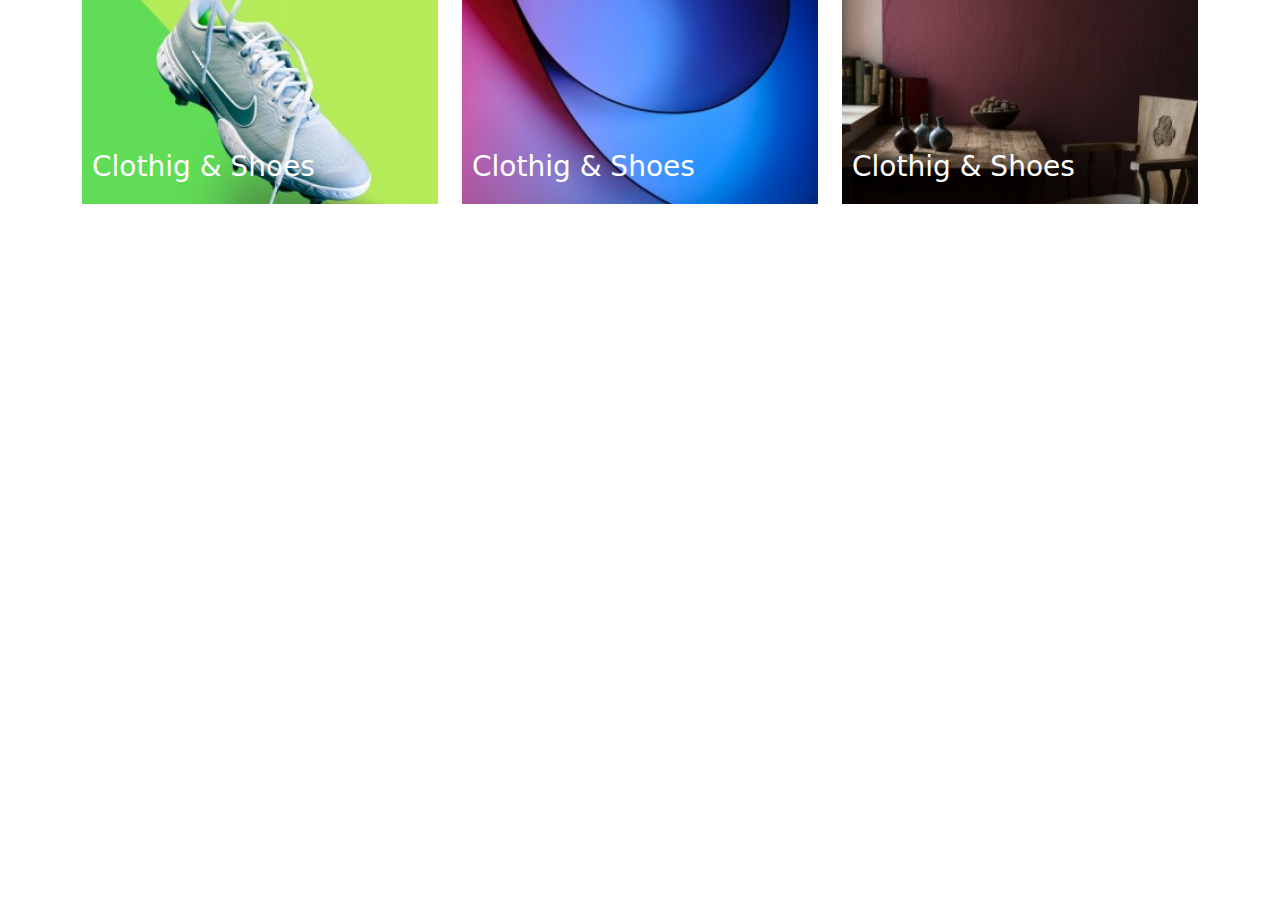
<file: Class 13/index.html>
<!DOCTYPE html>
<html lang="en">
<head>
    <meta charset="UTF-8">
    <meta name="viewport" content="width=device-width, initial-scale=1.0">
    <title>Document</title>
    <link rel="stylesheet" href="./css/bootstrap.min.css">
    <link rel="stylesheet" href="./css/style.css">
</head>
<body>


    <section class="cat">
        <div class="container">
            <div class="row">
                <div class="col-xl-4">
                    <div class="cat_item cat_item1">
                        <h3>Clothig & Shoes</h3>
                    </div>
                </div>
                <div class="col-xl-4">
                    <div class="cat_item cat_item2">
                        <h3>Clothig & Shoes</h3>
                    </div>
                </div>
                <div class="col-xl-4">
                    <div class="cat_item cat_item3">
                        <h3>Clothig & Shoes</h3>
                    </div>
                </div>
            </div>
        </div>
    </section>




    <script src="./js/bootstrap.bundle.min.js"></script>
</body>
</html>
</file>
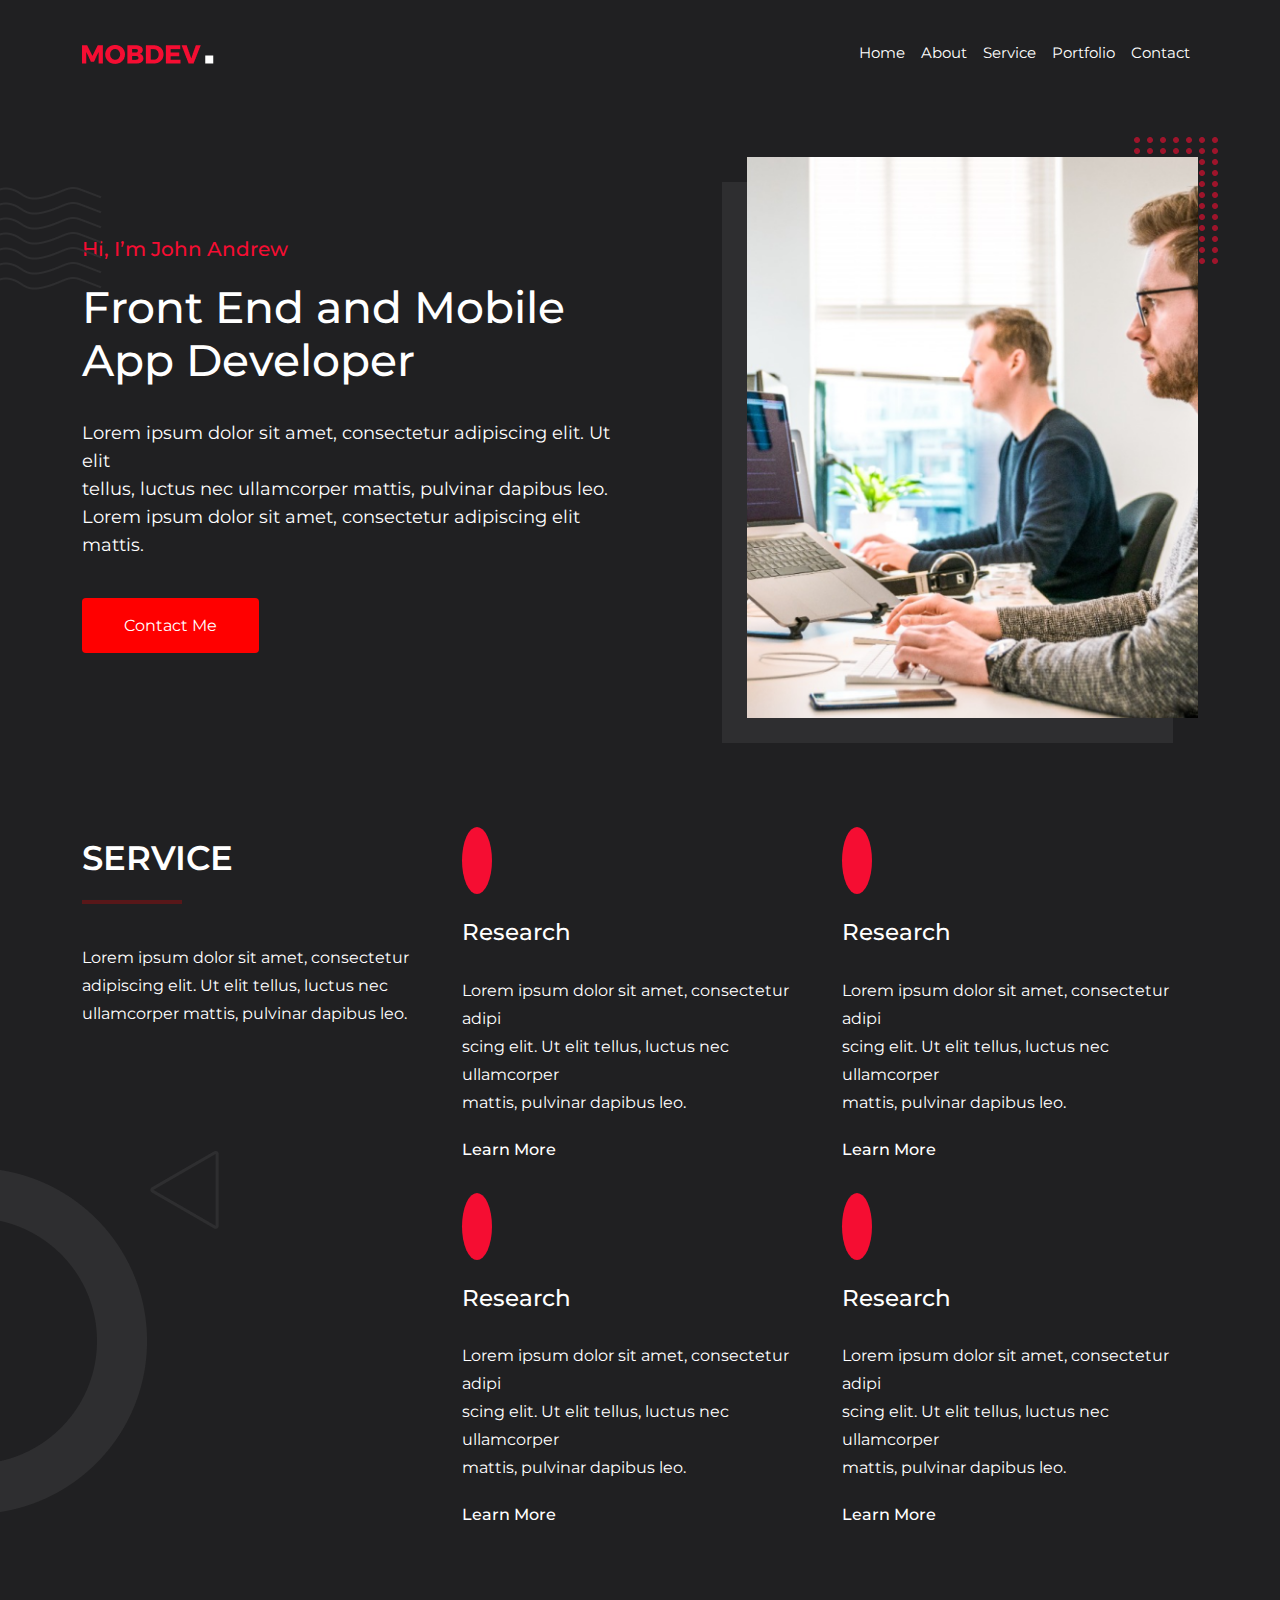
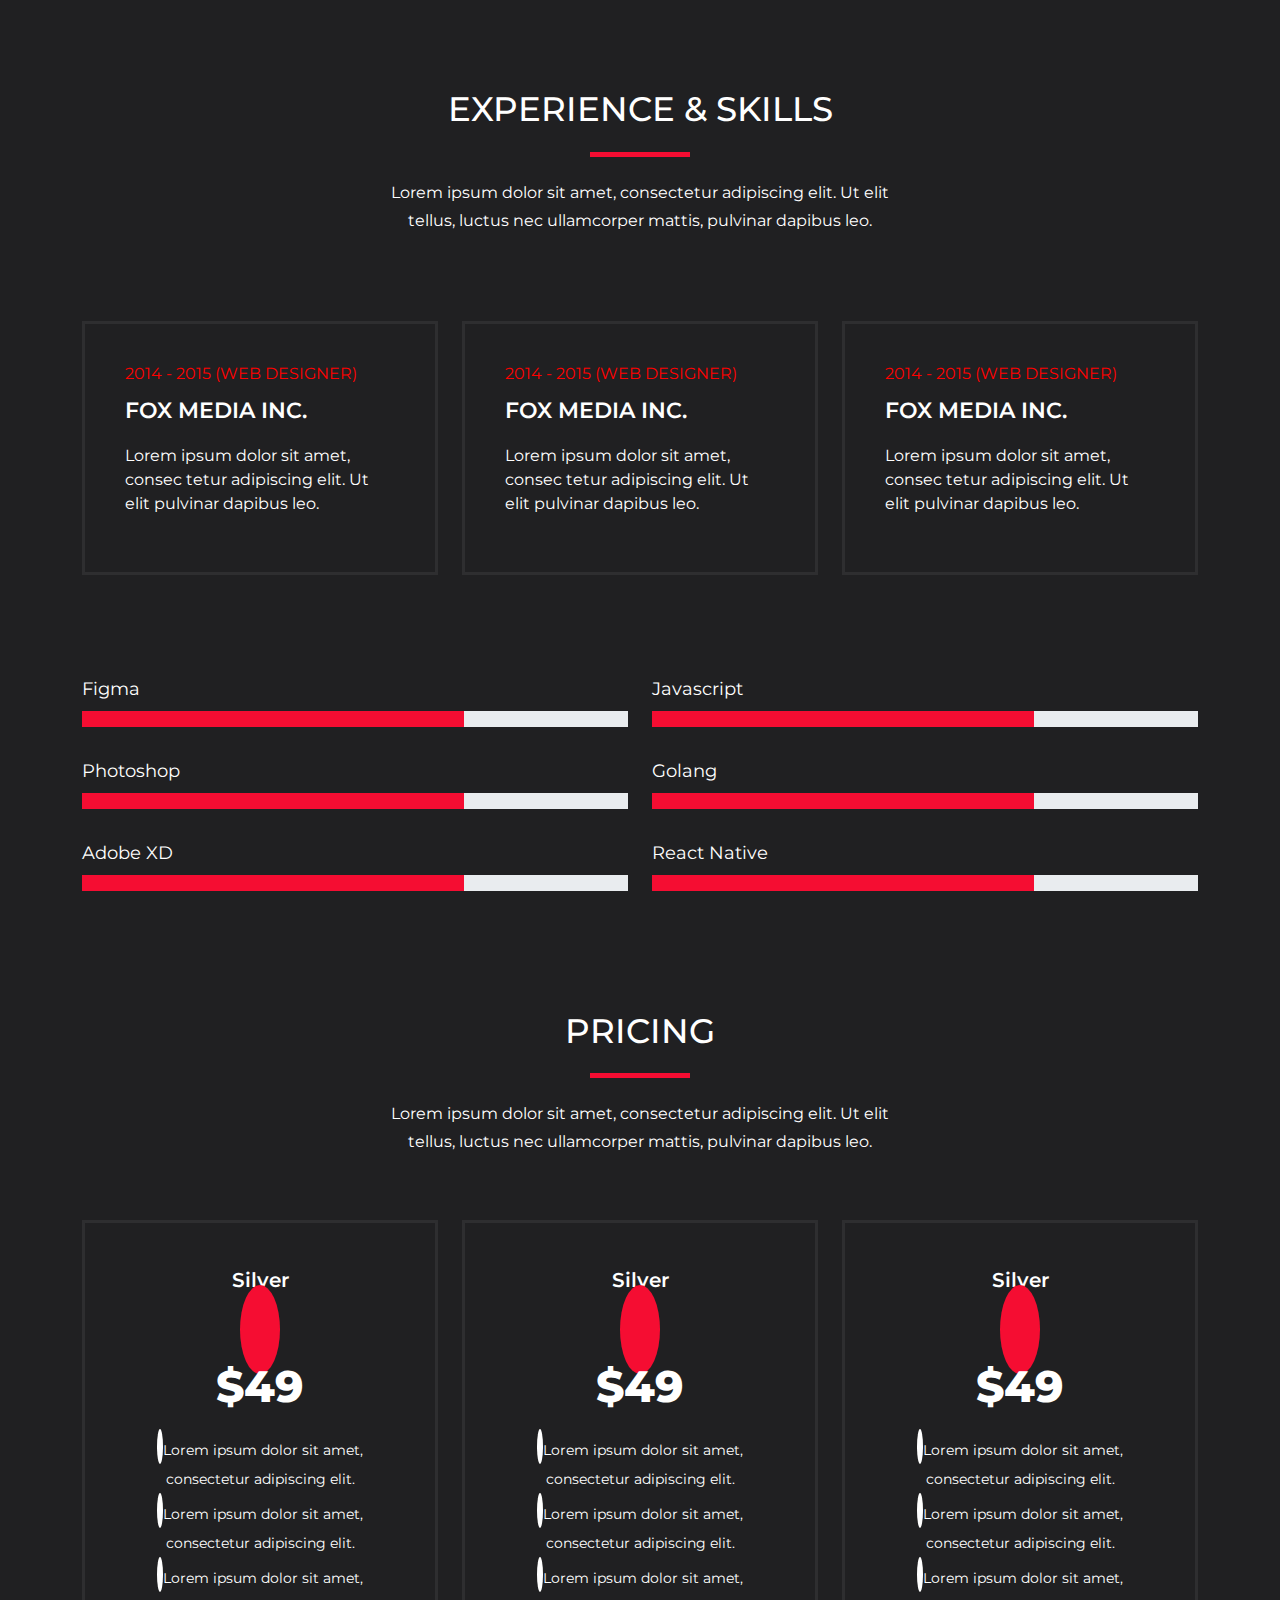
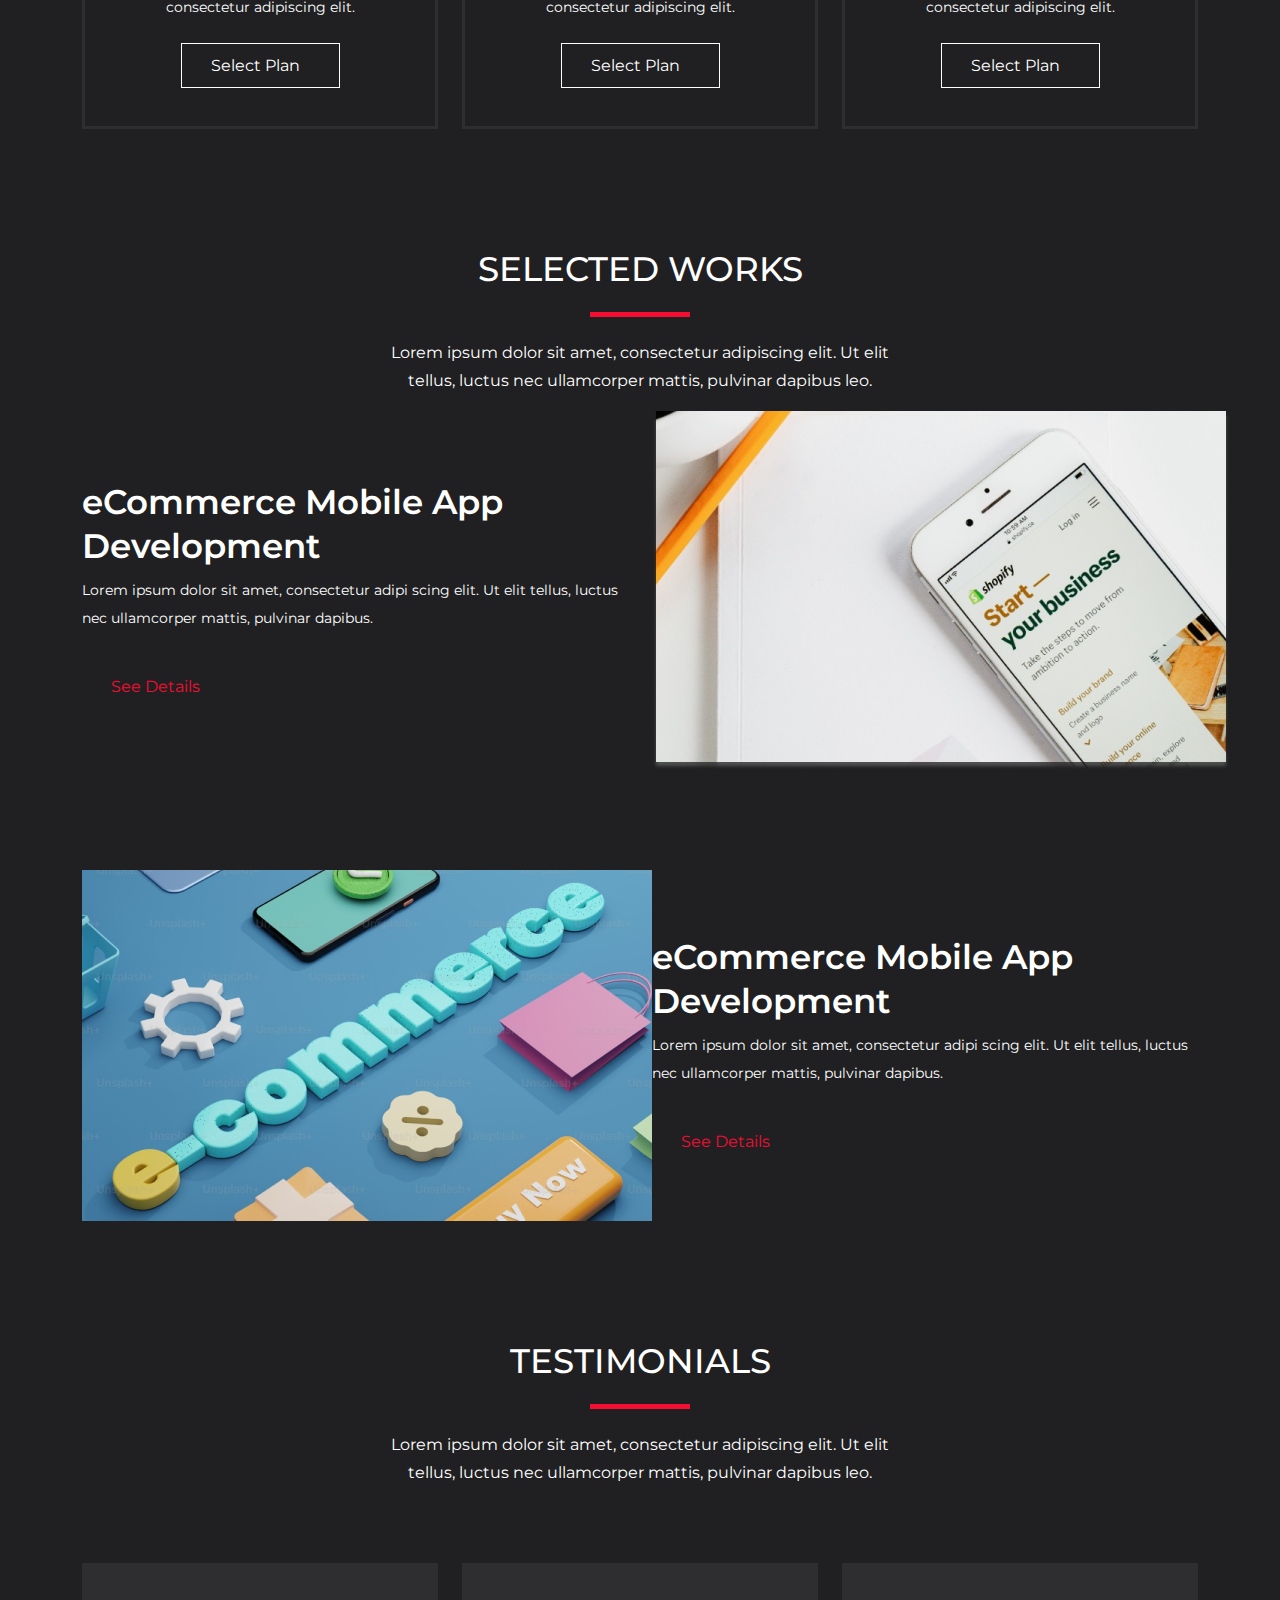
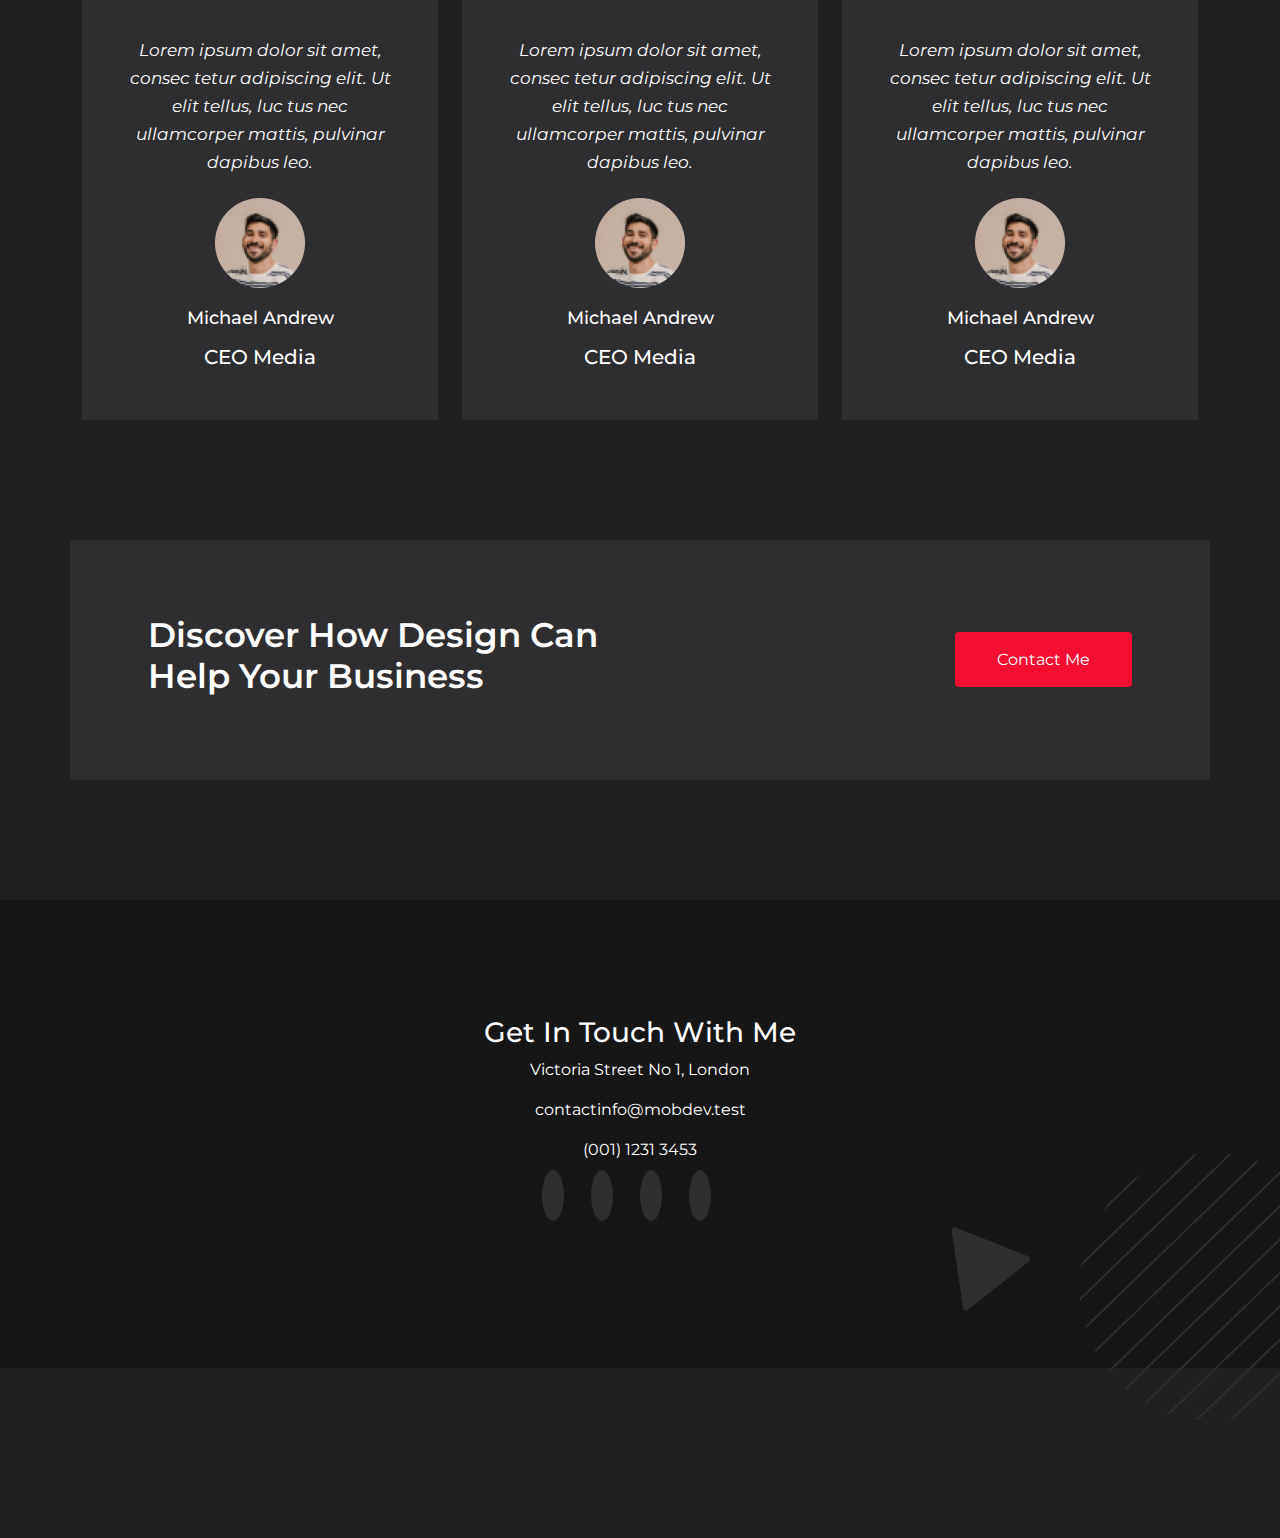
<file: Class 14/index.html>
<!DOCTYPE html>
<html lang="en">
<head>
    <meta charset="UTF-8">
    <meta name="viewport" content="width=device-width, initial-scale=1.0">
    <title>Document</title>
    <link rel="stylesheet" href="https://cdnjs.cloudflare.com/ajax/libs/font-awesome/6.4.2/css/all.min.css" integrity="sha512-z3gLpd7yknf1YoNbCzqRKc4qyor8gaKU1qmn+CShxbuBusANI9QpRohGBreCFkKxLhei6S9CQXFEbbKuqLg0DA==" crossorigin="anonymous" referrerpolicy="no-referrer" />
    <link rel="preconnect" href="https://fonts.googleapis.com">
    <link rel="preconnect" href="https://fonts.gstatic.com" crossorigin>
    <link href="https://fonts.googleapis.com/css2?family=Montserrat:wght@100;200;300;400;500;600;700;800;900&display=swap" rel="stylesheet">
    <link rel="stylesheet" href="./css/bootstrap.min.css">
    <link rel="stylesheet" href="./css/style.css">
</head>
<body>
    <!--Start header section-->
<header class="header">
    <nav class="navbar  navbar-expand-lg">
        <div class="container">
            <a href="index.html">
                <img src="./img/logo.png" alt="">
            </a>
            <div class="">
                <ul class="navbar-nav header_nav">
                    <li class="nav-item"><a class="nav-link" href="index.html">Home</a></li>
                    <li class="nav-item"><a class="nav-link" href="about.html">About</a></li>
                    <li class="nav-item"><a class="nav-link"href="service.html">Service</a></li>
                    <li class="nav-item"><a class="nav-link"href="portfolio.html">Portfolio</a></li>
                    <li class="nav-item"><a class="nav-link"href="contact.html">Contact</a></li>
                </ul>
            </div>
        </div>
    </nav>

</header>
<!--End Header Section-->

<!-- Start banner section -->
<section class="banner">
    <div class="banner_pattern"><img src="./img/pattern.png" alt=""></div>
    <div class="container">
        <div class="row align-items-center">
            <div class="col-xl-7">
                <div class="banner_content">
                    <h4>Hi, I’m John Andrew</h4>
                    <h1>Front End and Mobile <br> App Developer</h1>
                    <p>Lorem ipsum dolor sit amet, consectetur adipiscing elit. Ut elit <br>tellus, luctus nec ullamcorper mattis, pulvinar dapibus leo. <br> Lorem ipsum dolor sit amet, consectetur adipiscing elit mattis. </p>
                    <a href="#">Contact Me</a>
                </div>
            </div>
            <div class="col-xl-5">
                <div class="banner_img">
                    <img class="boll" src="./img/banner_ball.png" alt="">
                    <img class="img-fluid" src="./img/banner.png" alt="">
                </div>
            </div>
        </div>
    </div>
</section>
<!-- End banner section -->



<!-- Start Service section -->
<section class="service">
    <div class="container">
        <div class="row">
            <div class="col-xl-4">
               <div class="service_heading">
                <h2>SERVICE</h2>
                <hr>
                <p>Lorem ipsum dolor sit amet, consectetur <br> adipiscing elit. Ut elit tellus, luctus nec <br> ullamcorper mattis, pulvinar dapibus leo.</p>
               </div>
               <img class="polygon" src="./img/Polygon 1.png" alt="">
               <img class="ellipse" src="./img/Ellipse 126.png" alt="">
            </div>
            <div class="col-xl-8">
                <div class="row">
                    <div class="col-xl-6">
                        <div class="service_item">
                            <i class="fa-solid fa-magnifying-glass"></i>
                            <h4>Research</h4>
                            <p>Lorem ipsum dolor sit amet, consectetur adipi <br> scing elit. Ut elit tellus, luctus nec ullamcorper <br> mattis, pulvinar dapibus leo.</p>
                            <h5><a href="#">Learn More <i class="fa-solid fa-arrow-right"></i></a></h5>
                        </div>
                    </div>
                    <div class="col-xl-6">
                        <div class="service_item">
                            <i class="fa-regular fa-image"></i>
                            <h4>Research</h4>
                            <p>Lorem ipsum dolor sit amet, consectetur adipi <br> scing elit. Ut elit tellus, luctus nec ullamcorper <br> mattis, pulvinar dapibus leo.</p>
                            <a href="#">Learn More <i class="fa-solid fa-arrow-right"></i></a>
                        </div>
                    </div>
                    <div class="col-xl-6">
                        <div class="service_item">
                            <i class="fa-regular fa-eye"></i>
                            <h4>Research</h4>
                            <p>Lorem ipsum dolor sit amet, consectetur adipi <br> scing elit. Ut elit tellus, luctus nec ullamcorper <br> mattis, pulvinar dapibus leo.</p>
                            <a href="#">Learn More <i class="fa-solid fa-arrow-right"></i></a>
                        </div>
                    </div>
                    <div class="col-xl-6">
                        <div class="service_item">
                            <i class="fa-solid fa-mobile-screen-button"></i>
                            <h4>Research</h4>
                            <p>Lorem ipsum dolor sit amet, consectetur adipi <br> scing elit. Ut elit tellus, luctus nec ullamcorper <br> mattis, pulvinar dapibus leo.</p>
                            <a href="#">Learn More <i class="fa-solid fa-arrow-right"></i></a>
                        </div>
                    </div>
                </div>
            </div>
        </div>
    </div>
</section>
<!-- End Service Section -->



<!-- Start skill section -->
<section class="skill">
    <div class="container">
        <div class="row">
            <div class="col-xl-6 offset-xl-3">
                <div class="skill_heading">
                    <h2>EXPERIENCE & SKILLS</h2>
                    <div class="skill_underline"></div>
                    <p>
                        Lorem ipsum dolor sit amet, consectetur adipiscing elit. Ut elit tellus, luctus nec ullamcorper mattis, pulvinar dapibus leo.
                    </p>
                </div>
            </div>
        </div>
        <div class="row skill_box">
            <div class="col-xl-4">
                <div class="skill_item">
                    <h4>2014 - 2015 (WEB DESIGNER)</h4>
                    <h3>FOX MEDIA INC.</h3>
                    <p>Lorem ipsum dolor sit amet, consec tetur
                       adipiscing elit. Ut elit pulvinar dapibus leo.</p>
                </div>
            </div>
            <div class="col-xl-4">
                <div class="skill_item">
                    <h4>2014 - 2015 (WEB DESIGNER)</h4>
                    <h3>FOX MEDIA INC.</h3>
                    <p>Lorem ipsum dolor sit amet, consec tetur
                       adipiscing elit. Ut elit pulvinar dapibus leo.</p>
                </div>
            </div>
            <div class="col-xl-4">
                <div class="skill_item">
                    <h4>2014 - 2015 (WEB DESIGNER)</h4>
                    <h3>FOX MEDIA INC.</h3>
                    <p>Lorem ipsum dolor sit amet, consec tetur
                       adipiscing elit. Ut elit pulvinar dapibus leo.</p>
                </div>
            </div>
        </div>
        <div class="row skill_progress">
            <div class="col-xl-6">
                <div class="progress_item ">
                    <h3>Figma</h3>
                    <div class="progress pro_bar">
                        <div class="progress-bar custom_bar" style="width: 70%">

                        </div>
                    </div>
                </div>
            </div>
            <div class="col-xl-6">
                <div class="progress_item">
                    <h3>Javascript</h3>
                    <div class="progress pro_bar">
                        <div class="progress-bar custom_bar" style="width: 70%">

                        </div>
                    </div>
                </div>
            </div>
            <div class="col-xl-6">
                <div class="progress_item">
                    <h3>Photoshop</h3>
                    <div class="progress pro_bar">
                        <div class="progress-bar custom_bar" style="width: 70%">

                        </div>
                    </div>
                </div>
            </div>
            <div class="col-xl-6">
                <div class="progress_item">
                    <h3>Golang</h3>
                    <div class="progress pro_bar">
                        <div class="progress-bar custom_bar" style="width: 70%">

                        </div>
                    </div>
                </div>
            </div>
            <div class="col-xl-6">
                <div class="progress_item">
                    <h3>Adobe XD</h3>
                    <div class="progress pro_bar">
                        <div class="progress-bar custom_bar" style="width: 70%">

                        </div>
                    </div>
                </div>
            </div>
            <div class="col-xl-6">
                <div class="progress_item">
                    <h3>React Native</h3>
                    <div class="progress pro_bar">
                        <div class="progress-bar custom_bar" style="width: 70%">

                        </div>
                    </div>
                </div>
            </div>
        </div>
    </div>
</section>
<!-- End skill section -->



<!-- Start pricing section -->
<section class="pricing">
    <div class="container">
        <div class="row">
            <div class="col-xl-6 offset-xl-3">
                <div class="pricing_heading">
                    <h2>PRICING</h2>
                    <div class="skill_underline"></div>
                    <p>
                        Lorem ipsum dolor sit amet, consectetur adipiscing elit. Ut elit tellus, luctus nec ullamcorper mattis, pulvinar dapibus leo.
                    </p>
                </div>
            </div>
        </div>
        <div class="row pricing_item_row">
            <div class="col-xl-4">
                <div class="pricing_item">
                    <h4>Silver</h4>
                    <i class="fa-solid fa-cube cube"></i>
                    <h2>$49</h2>
                    <ul class="navbar">
                        <li>
                            <i class="fa-solid fa-check"></i>
                            <span>
                                Lorem ipsum dolor sit amet, consectetur adipiscing elit. 
                            </span>
                        </li>
                        <li>
                            <i class="fa-solid fa-check"></i>
                            <span>
                                Lorem ipsum dolor sit amet, consectetur adipiscing elit. 
                            </span>
                        </li>
                        <li>
                            <i class="fa-solid fa-check"></i>
                            <span>
                                Lorem ipsum dolor sit amet, consectetur adipiscing elit. 
                            </span>
                        </li>
                    </ul>           
                    <a href="#">
                        Select Plan 

                        <i class="fa-solid fa-arrow-right"></i></a>

                </div>
            </div>
            <div class="col-xl-4">
                <div class="pricing_item">
                    <h4>Silver</h4>
                    <i class="fa-solid fa-cube cube"></i>
                    <h2>$49</h2>
                    <ul class="navbar">
                        <li>
                            <i class="fa-solid fa-check"></i>
                            <span>
                                Lorem ipsum dolor sit amet, consectetur adipiscing elit. 
                            </span>
                        </li>
                        <li>
                            <i class="fa-solid fa-check"></i>
                            <span>
                                Lorem ipsum dolor sit amet, consectetur adipiscing elit. 
                            </span>
                        </li>
                        <li>
                            <i class="fa-solid fa-check"></i>
                            <span>
                                Lorem ipsum dolor sit amet, consectetur adipiscing elit. 
                            </span>
                        </li>
                    </ul>           
                    <a href="#">
                        Select Plan

                        <i class="fa-solid fa-arrow-right"></i>
                    </a>

                </div>
            </div>
            <div class="col-xl-4">
                <div class="pricing_item">
                    <h4>Silver</h4>
                    <i class="fa-solid fa-cube cube"></i>
                    <h2>$49</h2>
                    <ul class="navbar">
                        <li>
                            <i class="fa-solid fa-check"></i>
                            <span>
                                Lorem ipsum dolor sit amet, consectetur adipiscing elit. 
                            </span>
                        </li>
                        <li>
                            <i class="fa-solid fa-check"></i>
                            <span>
                                Lorem ipsum dolor sit amet, consectetur adipiscing elit. 
                            </span>
                        </li>
                        <li>
                            <i class="fa-solid fa-check"></i>
                            <span>
                                Lorem ipsum dolor sit amet, consectetur adipiscing elit. 
                            </span>
                        </li>
                    </ul>           
                    <a href="#">
                        Select Plan

                        <i class="fa-solid fa-arrow-right"></i>
                    </a>

                </div>
            </div>
        </div>
    </div>

</section>

<!-- End pricing section -->



<!-- Start work section -->
<section class="work">
    <div class="container">
        <div class="row">
            <div class="col-xl-6 offset-xl-3">
                    <div class="work_heading">
                        <h2>SELECTED WORKS</h2>
                        <div class="skill_underline"></div>
                        <p>
                            Lorem ipsum dolor sit amet, consectetur adipiscing elit. Ut elit tellus, luctus nec ullamcorper mattis, pulvinar dapibus leo.
                        </p>
                    </div>
            </div>
        </div>
        <div class="row work_item_row align-items-center">
            <div class="col-xl-6">
                <div class="work_item">
                    <h3>eCommerce Mobile App Development</h3>
                    <p>Lorem ipsum dolor sit amet, consectetur adipi scing elit. Ut elit tellus, luctus nec ullamcorper mattis, pulvinar dapibus.</p>
                    <a href="#">See Details
                        <i class="fa-solid fa-arrow-right"></i> 
                    </a>
                </div>
            </div>
            <div class="col-xl-6">
                <div class="work_item_img">
                    <img src="./img/work.png" alt="">
                </div>
            </div>
        </div>
        <div class="row work_item_row align-items-center">
            <div class="col-xl-6">
                <div class="work_item_img">
                    <img src="./img/work1.png" alt="">
                </div>
            </div>
            <div class="col-xl-6">
                <div class="work_item">
                    <h3>eCommerce Mobile App Development</h3>
                    <p>Lorem ipsum dolor sit amet, consectetur adipi scing elit. Ut elit tellus, luctus nec ullamcorper mattis, pulvinar dapibus.</p>
                    <a href="#">See Details
                        <i class="fa-solid fa-arrow-right"></i> 
                    </a>
                </div>
            </div>
            
        </div>
    </div>
</section>
<!-- End work section -->



<!-- Start testimonial section -->
<section class="test">
    <div class="container">
         <div class="row">
            <div class="col-xl-6 offset-xl-3">
                <div class="test_heading">
                    <h2>TESTIMONIALS</h2>
                    <div class="skill_underline"></div>
                    <p>
                        Lorem ipsum dolor sit amet, consectetur adipiscing elit. Ut elit tellus, luctus nec ullamcorper mattis, pulvinar dapibus leo.
                    </p>
                </div>
            </div>
         </div>
         <div class="row test_item_row">
            <div class="col-xl-4">
                <div class="test_item">
                    <i class="fa-solid fa-quote-left"></i>
                    <p>Lorem ipsum dolor sit amet, consec tetur adipiscing elit. Ut elit tellus, luc tus nec ullamcorper mattis, pulvinar dapibus leo.</p>
                    <img src="./img/test1.png" alt="">
                    <h4>Michael Andrew</h4>
                    <h5>CEO Media</h5>
                </div>
            </div>
            <div class="col-xl-4">
                <div class="test_item">
                    <i class="fa-solid fa-quote-left"></i>
                    <p>Lorem ipsum dolor sit amet, consec tetur adipiscing elit. Ut elit tellus, luc tus nec ullamcorper mattis, pulvinar dapibus leo.</p>
                    <img src="./img/test1.png" alt="">
                    <h4>Michael Andrew</h4>
                    <h5>CEO Media</h5>
                </div>
            </div>
            <div class="col-xl-4">
                <div class="test_item">
                    <i class="fa-solid fa-quote-left"></i>
                    <p>Lorem ipsum dolor sit amet, consec tetur adipiscing elit. Ut elit tellus, luc tus nec ullamcorper mattis, pulvinar dapibus leo.</p>
                    <img src="./img/test1.png" alt="">
                    <h4>Michael Andrew</h4>
                    <h5>CEO Media</h5>
                </div>
            </div>
         </div>
    </div>
</section>
<!-- End testimonial section -->


<!-- Start discover section -->
<section class="disco">
    <div class="container disco_cont">
        <div class="row align-items-center">
            <div class="col-xl-6">
                <div class="disco_content">
                    <h3>Discover How Design Can Help Your Business</h3>
                </div>
            </div>
            <div class="col-xl-6">
                <div class="disco_btn">
                    <a href="#">Contact Me</a>
                </div>
            </div>
        </div>
    </div>
</section>
<!-- End discover section -->



<!-- Start footer section -->
<footer class="footer">
    <div class="container">
        <div class="col-xl-12">
            <div class="footer_content">
                <h3>Get In Touch With Me</h3>
                <p>Victoria Street No 1, London</p>
                <p>contactinfo@mobdev.test</p>
                <p>(001) 1231 3453</p>
                <a href="#"><i class="fa-brands fa-facebook"></i></a>
                <a href="#"><i class="fa-brands fa-dribbble"></i></a>
                <a href="#"><i class="fa-brands fa-twitter"></i></a>
                <a href="#"><i class="fa-brands fa-instagram"></i></a>
            </div>
        </div>
    </div>
    <img class="footer_img" src="./img/footer.png" alt="">
</footer>
<!-- End footer section -->



    <script src="./js/bootstrap.bundle.min.js"></script>
</body>
</html>
</file>
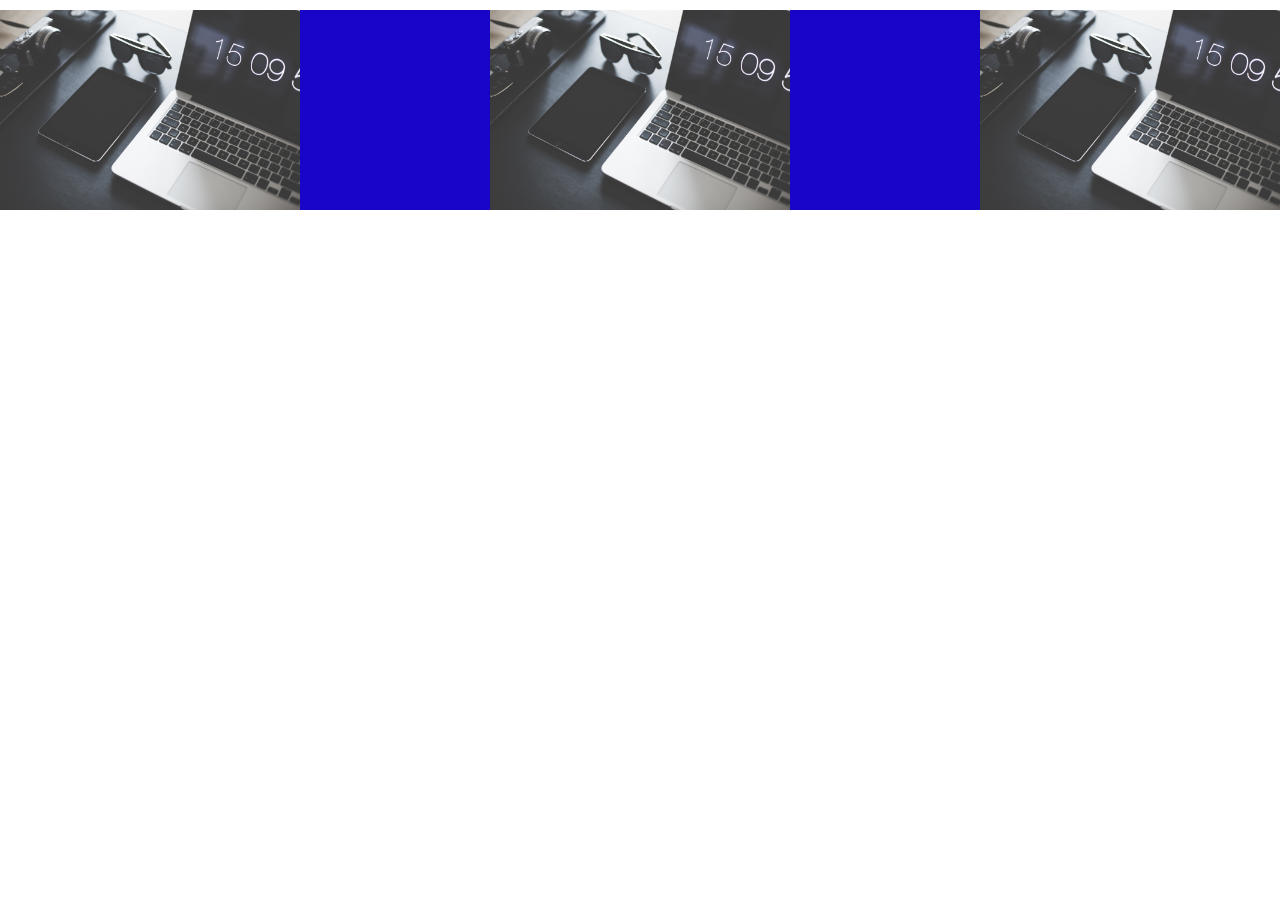
<file: Class 5/index.html>
<!DOCTYPE html>
<html>

<head>
    <link rel="stylesheet" href="style.css">
</head>

<body>
    <!-- <div class="hedear">

        <div class="logo">
            <h3>logo</h3>

        </div>

        <div class="menu">
            <ul>
                <li>
                    <a href="index.html">Home</a>
                </li>
                <li>
                    <a href="About.html">About</a>
                </li>
                <li>
                    <a href="service.html">service</a>
                </li>
                <li>
                    <a href="portfolio.html">portfolio</a>
                </li>
                <li>
                    <a href="conteact.html">contact </a>
                </li>
            </ul>

        </div>
    </div>



    <div class="banner">

        <div class="banner_content">
            <h3>Arsiddik</h3>
            <h1> Web devolopment</h1>
            <p> Lorem ipsum dolor sit amet consectetur adipisicing elit. Consectetur, numquam molestias adipisci ex facilis qui modi autem, at tenetur est illo voluptatum ipsum quas labore temporibus quidem, non ab quod.Lorem ipsum dolor sit amet consectetur adipisicing elit. Illo quis odio laborum minima nam. Quasi nemo natus, ducimus voluptatibus ad officiis asperiores, ut enim magnam nam fuga reprehenderit dicta doloremque?</p>
            <a href="#">Get Started</a>
        </div>

        <div class="banner_img">
            <img src="pic2.jpg">
        </div>

    </div>



    <div class="service">
        <div class="service1">
            <img src="wd.png">
            <h3>Web Design</h3>
            <p>Lorem ipsum dolor sit amet consectetur adipisicing elit. Illum explicabo sequi consequatur!</p>
        </div>
        <div class="service2">
            <img src="wd.png">
            <h3>Graphic Design</h3>
            <p>Lorem ipsum dolor sit amet consectetur adipisicing elit. Illum explicabo sequi consequatur!</p>
        </div>
        <div class="service3">
            <img src="wd.png">
            <h3>Digital Marketing</h3>
            <p>Lorem ipsum dolor sit amet consectetur adipisicing elit. Illum explicabo sequi consequatur!</p>
        </div>
    </div>

    <div class="portfolio">
        <img src="wd.png">
        <h3>Digital Marketing</h3>
        <p>Lorem ipsum dolor sit amet consectetur adipisicing elit. Illum explicabo sequi consequatur!</p>
    </div> -->



    <div class="project">



        <div class="project1">
            <div class="project1_img">
            </div>
            <div class="project1_content">

                <h3>Title</h3>
          
                <a href="#">view more</a>
            </div>
        </div>

        <div class="project2">
            <div class="project2_img"></div>
            <div class="project2_content">
               
                <h3>Title</h3>
          
                <a href="#">view more</a>
            </div>
        </div>

        <div class="project3">
            <div class="project3_img"></div>
            <div class="project3_content">
               
                <h3>Title</h3>
          
                <a href="#">view more</a>
            </div>
        </div>
        
    </div>
    


</body>

</html>
</file>
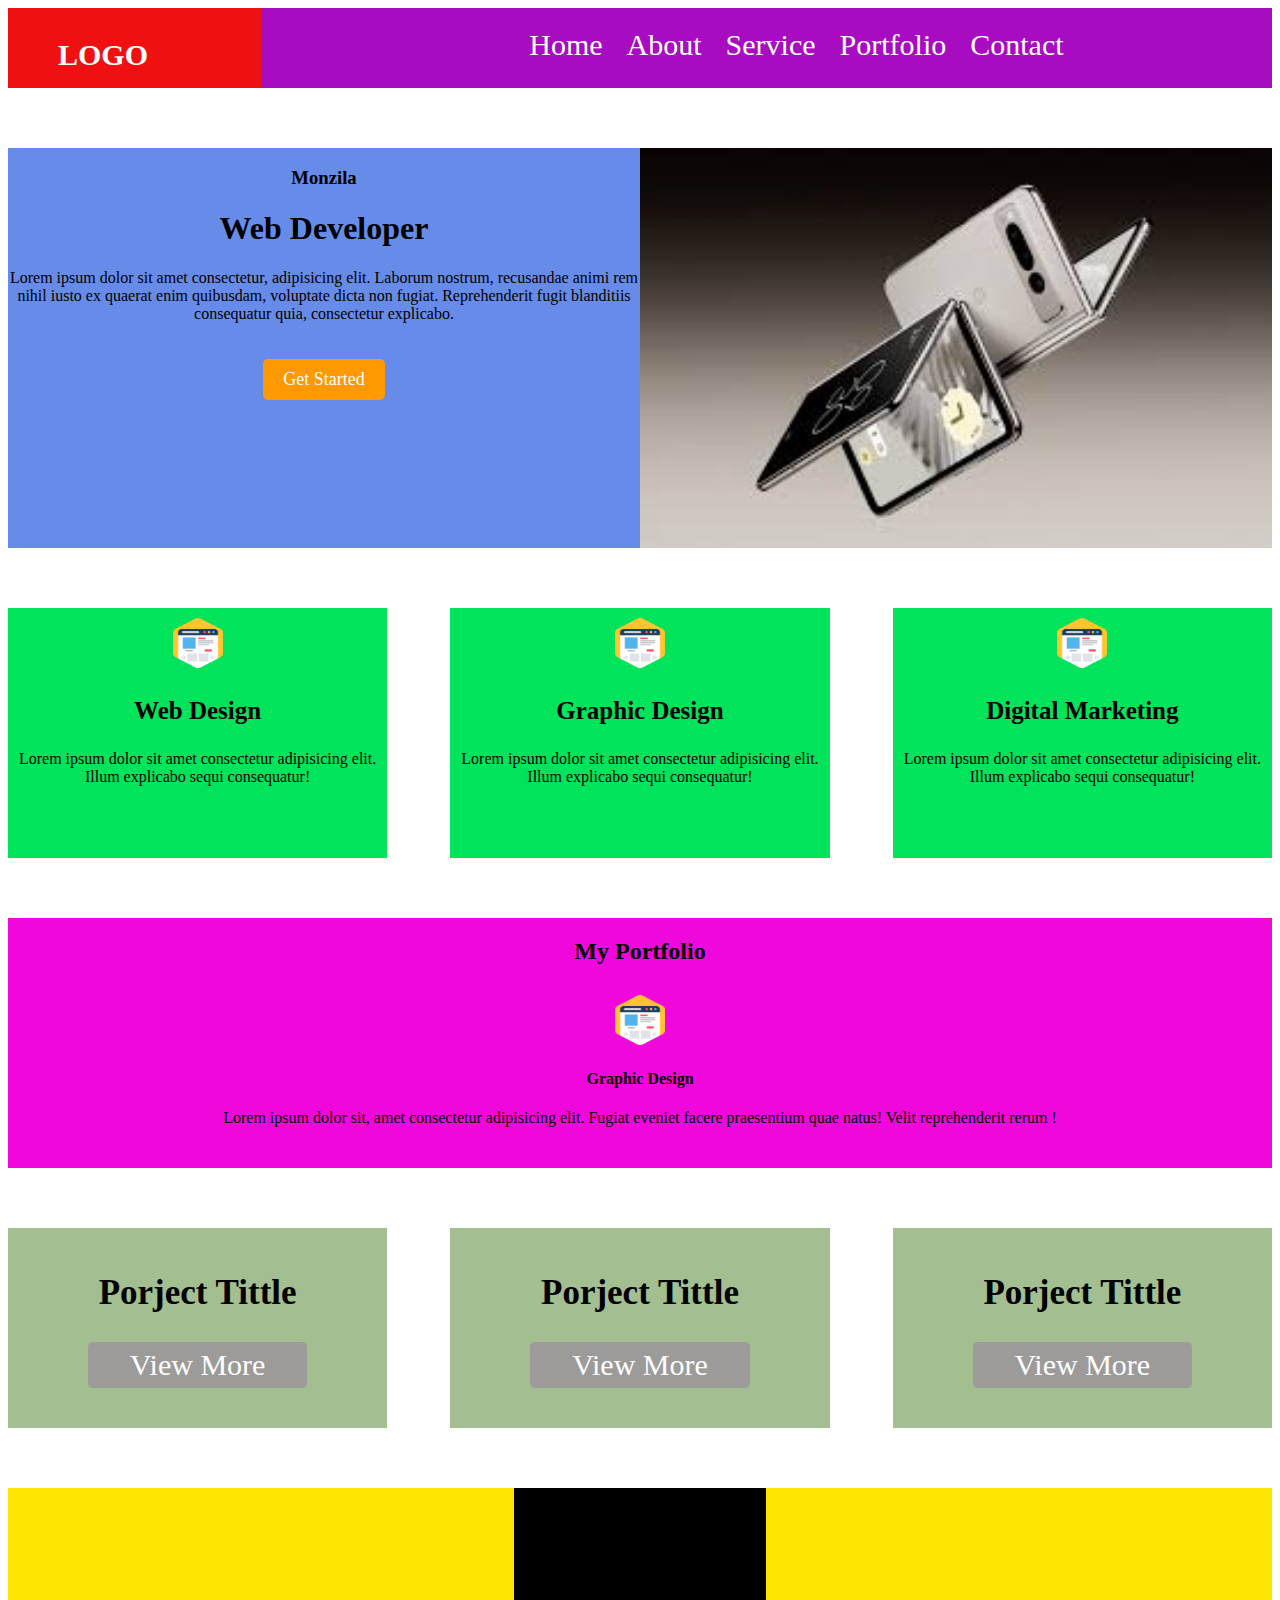
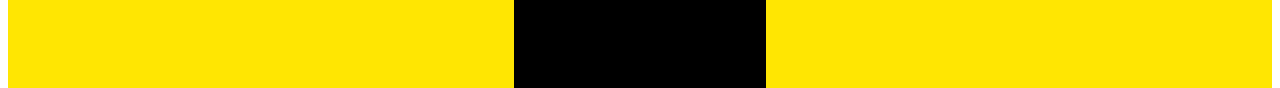
<file: Projecect1/index.html>
<!DOCTYPE html>
<html lang="en">
<head>
    <link rel="stylesheet" href="style.css">
    <meta charset="UTF-8">
    <meta name="viewport" content="width=device-width, initial-scale=1.0">
    <title>Document</title>
</head>
<body class="body">
    <div class="demo">
        <h3>LOGO</h3>
    </div>
    <div class="demo1">
        <ul>
            <li>
                <a href="index.html">Home</a>
            </li>
            <li>
                <a href="about.html">About</a>
            </li>
            <li>
                <a href="service.html">Service</a>
            </li>
            <li>
                <a href="portfolio.html">Portfolio</a>
            </li>
            <li>
                <a href="contact.html">Contact</a>
            </li>
        </ul>
    </div>
    <div class="banner1">
    <h3>Monzila</h3>
    <h1>Web Developer</h1>
    <p>Lorem ipsum dolor sit amet consectetur, adipisicing elit. Laborum nostrum, recusandae animi rem nihil iusto ex quaerat enim quibusdam, voluptate dicta non fugiat. Reprehenderit fugit blanditiis consequatur quia, consectetur explicabo.</p>
    <a href="#" class="button">Get Started</a>

    </div>
    <div class="banner2">
        <img src="HF.jpg">
    </div>
    <div class="service1">
        <img src="wd.png">
        <h3>Web Design</h3>
        <p>Lorem ipsum dolor sit amet consectetur adipisicing elit. Illum explicabo sequi consequatur!</p>
    </div>
    <div class="service2">
        <img src="wd.png">
        <h3>Graphic Design</h3>
        <p>Lorem ipsum dolor sit amet consectetur adipisicing elit. Illum explicabo sequi consequatur!</p>
    </div>
    <div class="service3">
        <img src="wd.png">
        <h3>Digital Marketing</h3>
        <p>Lorem ipsum dolor sit amet consectetur adipisicing elit. Illum explicabo sequi consequatur!</p>
    </div>
    <div class="portfolio">
        <h2>My Portfolio</h2>
        <img src="wd.png">
        <h4>Graphic Design</h4>
        <p>Lorem ipsum dolor sit, amet consectetur adipisicing elit. Fugiat eveniet facere praesentium quae natus! Velit reprehenderit rerum !</p>
    </div>
    <div class="project1">
        <h2>Porject Tittle</h2>
        <a href="#" class="pt">View More</a>
    </div>
    <div class="project2">
        <h2>Porject Tittle</h2>
        <a href="#" class="pt">View More</a>
    </div>
    <div class="project3">
        <h2>Porject Tittle</h2>
        <a href="#" class="pt">View More</a>
    </div>
    <div class="footer1"></div>
    <div class="footer2"></div>
    <div class="footer3"></div>
</body>
</html>
</file>
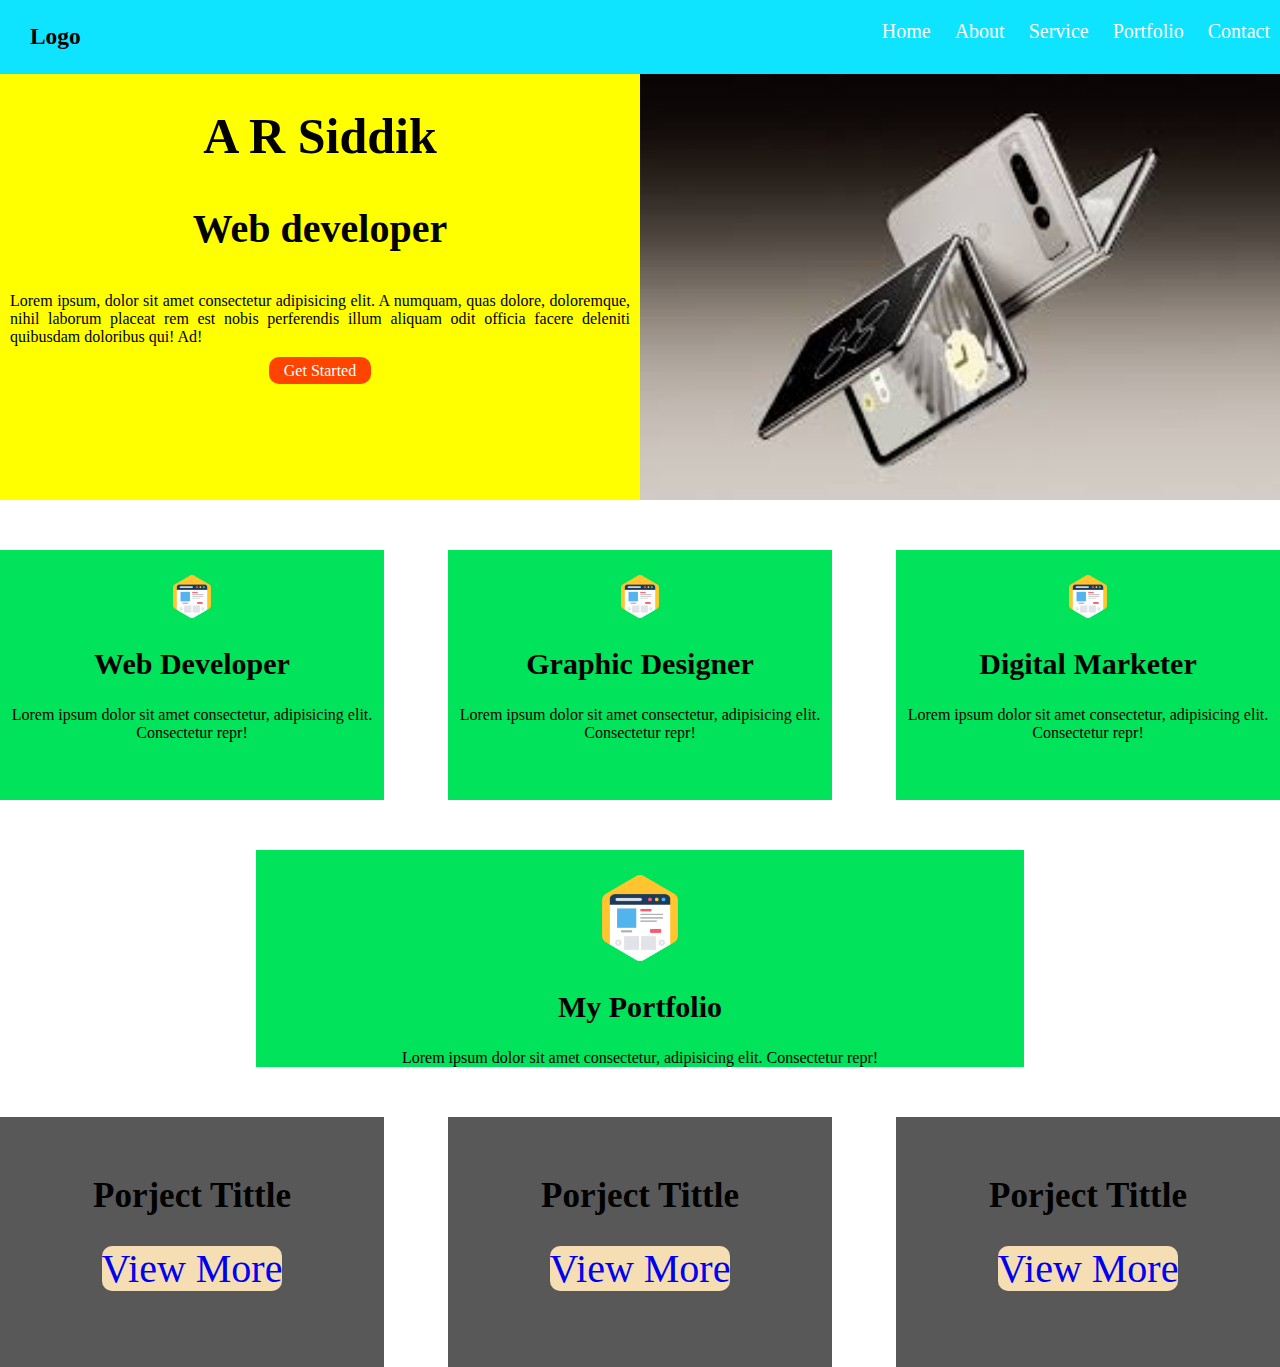
<file: Project2/index.html>
<!DOCTYPE html>
    <html lang="en">
    <head>
        <link rel="stylesheet" href="style.css">
        <meta charset="UTF-8">
        <meta name="viewport" content="width=device-width, initial-scale=1.0">
        <title>Document</title>
    </head>
    <body>
       <div class="header"> 
            <div class="logo">
               <h3>Logo</h3>
            </div>
            <div class="menu">
                <ul>
                    <li><a href="index.html">Home</a></li>
                    <li><a href="about.html">About</a></li>
                    <li><a href="service.html">Service</a></li>
                    <li><a href="portfolio.html">Portfolio</a></li>
                    <li><a href="contact.html">Contact</a></li>
                </ul>
            </div>        
       </div>
       
       
       
       <div class="banner">
            <div class="banner_content">
                <h1>A R Siddik</h1>
                <h3>Web developer</h3>
                <p>Lorem ipsum, dolor sit amet consectetur adipisicing elit. A numquam, quas dolore, doloremque, nihil laborum placeat rem est nobis perferendis illum aliquam odit officia facere deleniti quibusdam doloribus qui! Ad!</p>
                <a href="#">Get Started</a>
            </div>
            <div class="banner_img">
                <img src="HF.jpg">
            </div>
       </div>



       <div class="service">
            <div class="service1">
                <img src="wd.png">
                <h2>Web Developer</h2>
                <p>Lorem ipsum dolor sit amet consectetur, adipisicing elit. Consectetur repr!</p>
            </div>
            <div class="service2">
                <img src="wd.png">
                <h2>Graphic Designer</h2>
                <p>Lorem ipsum dolor sit amet consectetur, adipisicing elit. Consectetur repr!</p>
            </div>
            <div class="service3">
                <img src="wd.png">
                <h2>Digital Marketer</h2>
                <p>Lorem ipsum dolor sit amet consectetur, adipisicing elit. Consectetur repr!</p>
            </div>
       </div>


       <div class="portfolio">
        <img src="wd.png">
                <h2>My Portfolio</h2>
                <p>Lorem ipsum dolor sit amet consectetur, adipisicing elit. Consectetur repr!</p>
       </div>



       <div class="project">
        <div class="project1">
            <h2>Porject Tittle</h2>
            <a href="#" class="pt">View More</a>
        </div>
        <div class="project2">
            <h2>Porject Tittle</h2>
            <a href="#" class="pt">View More</a>
        </div>
        <div class="project3">
            <h2>Porject Tittle</h2>
            <a href="#" class="pt">View More</a>
        </div>
       </div>
    </body>
    </html>
</file>
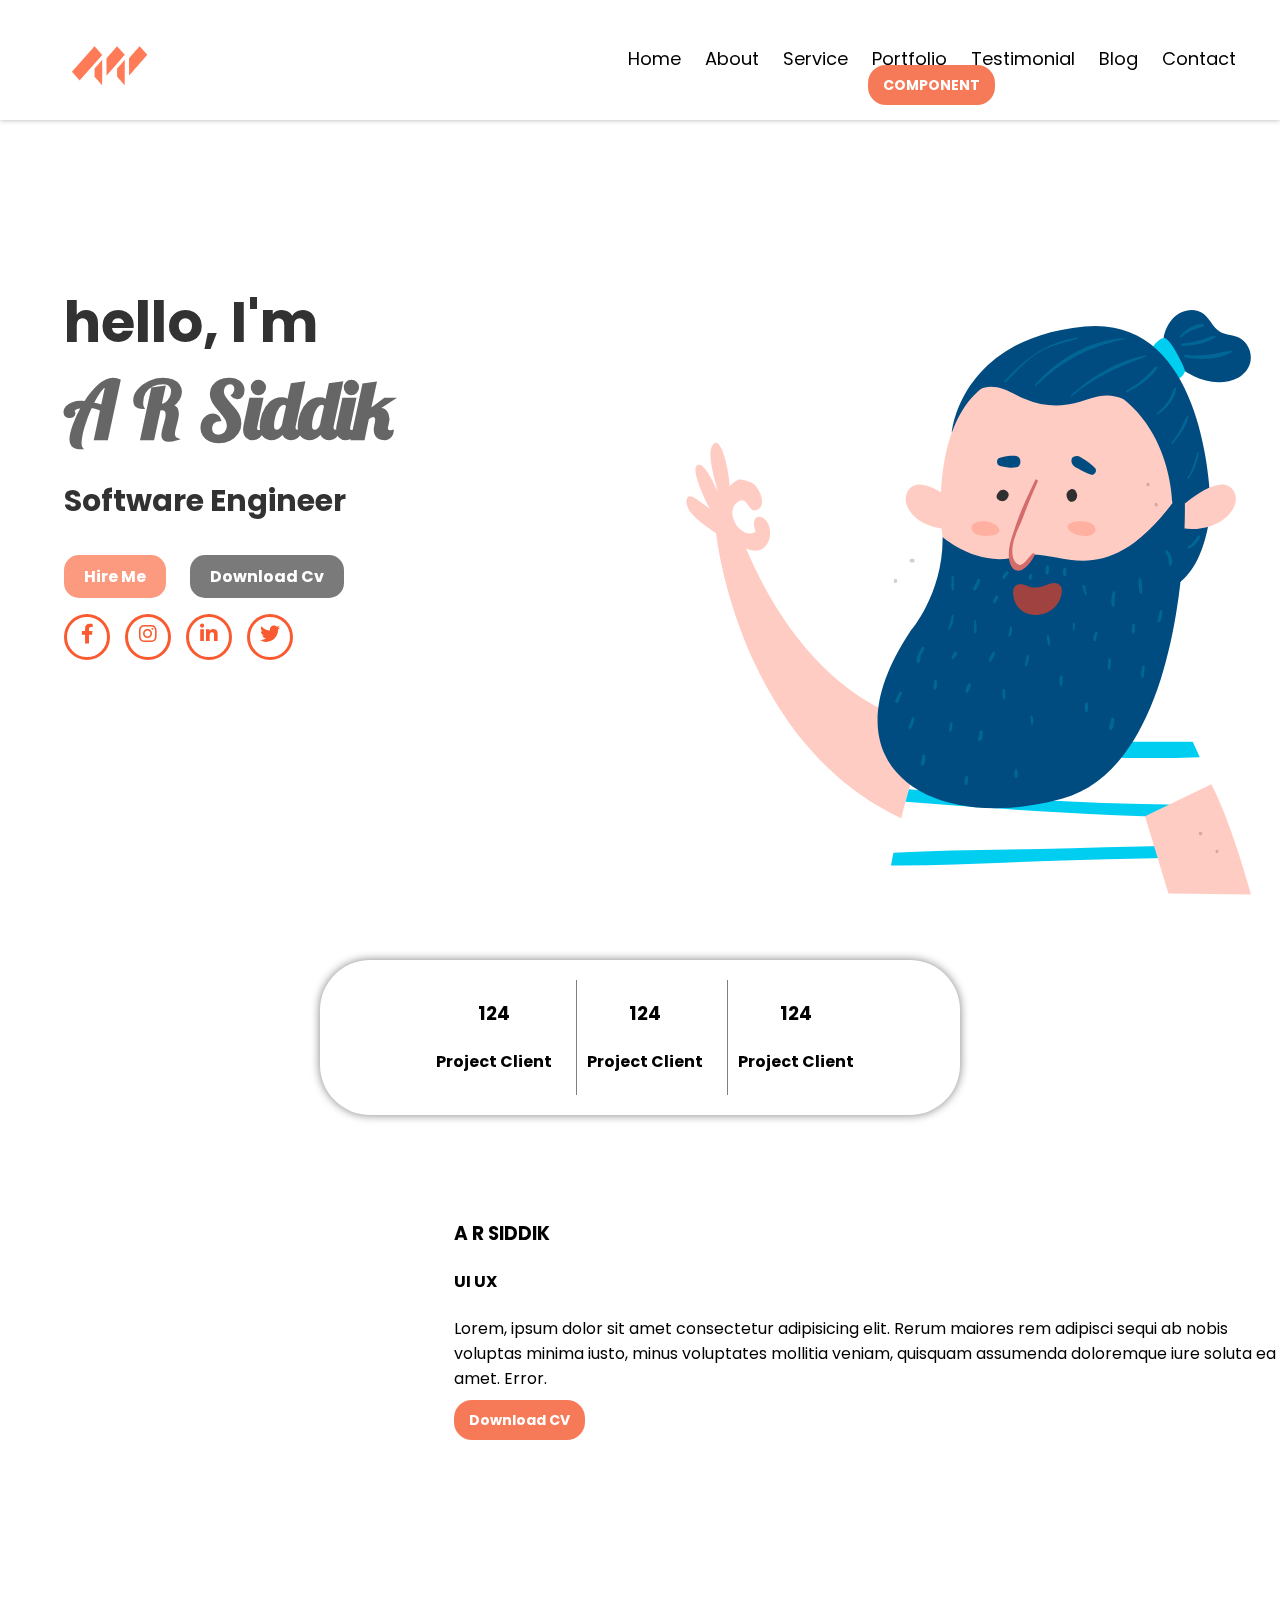
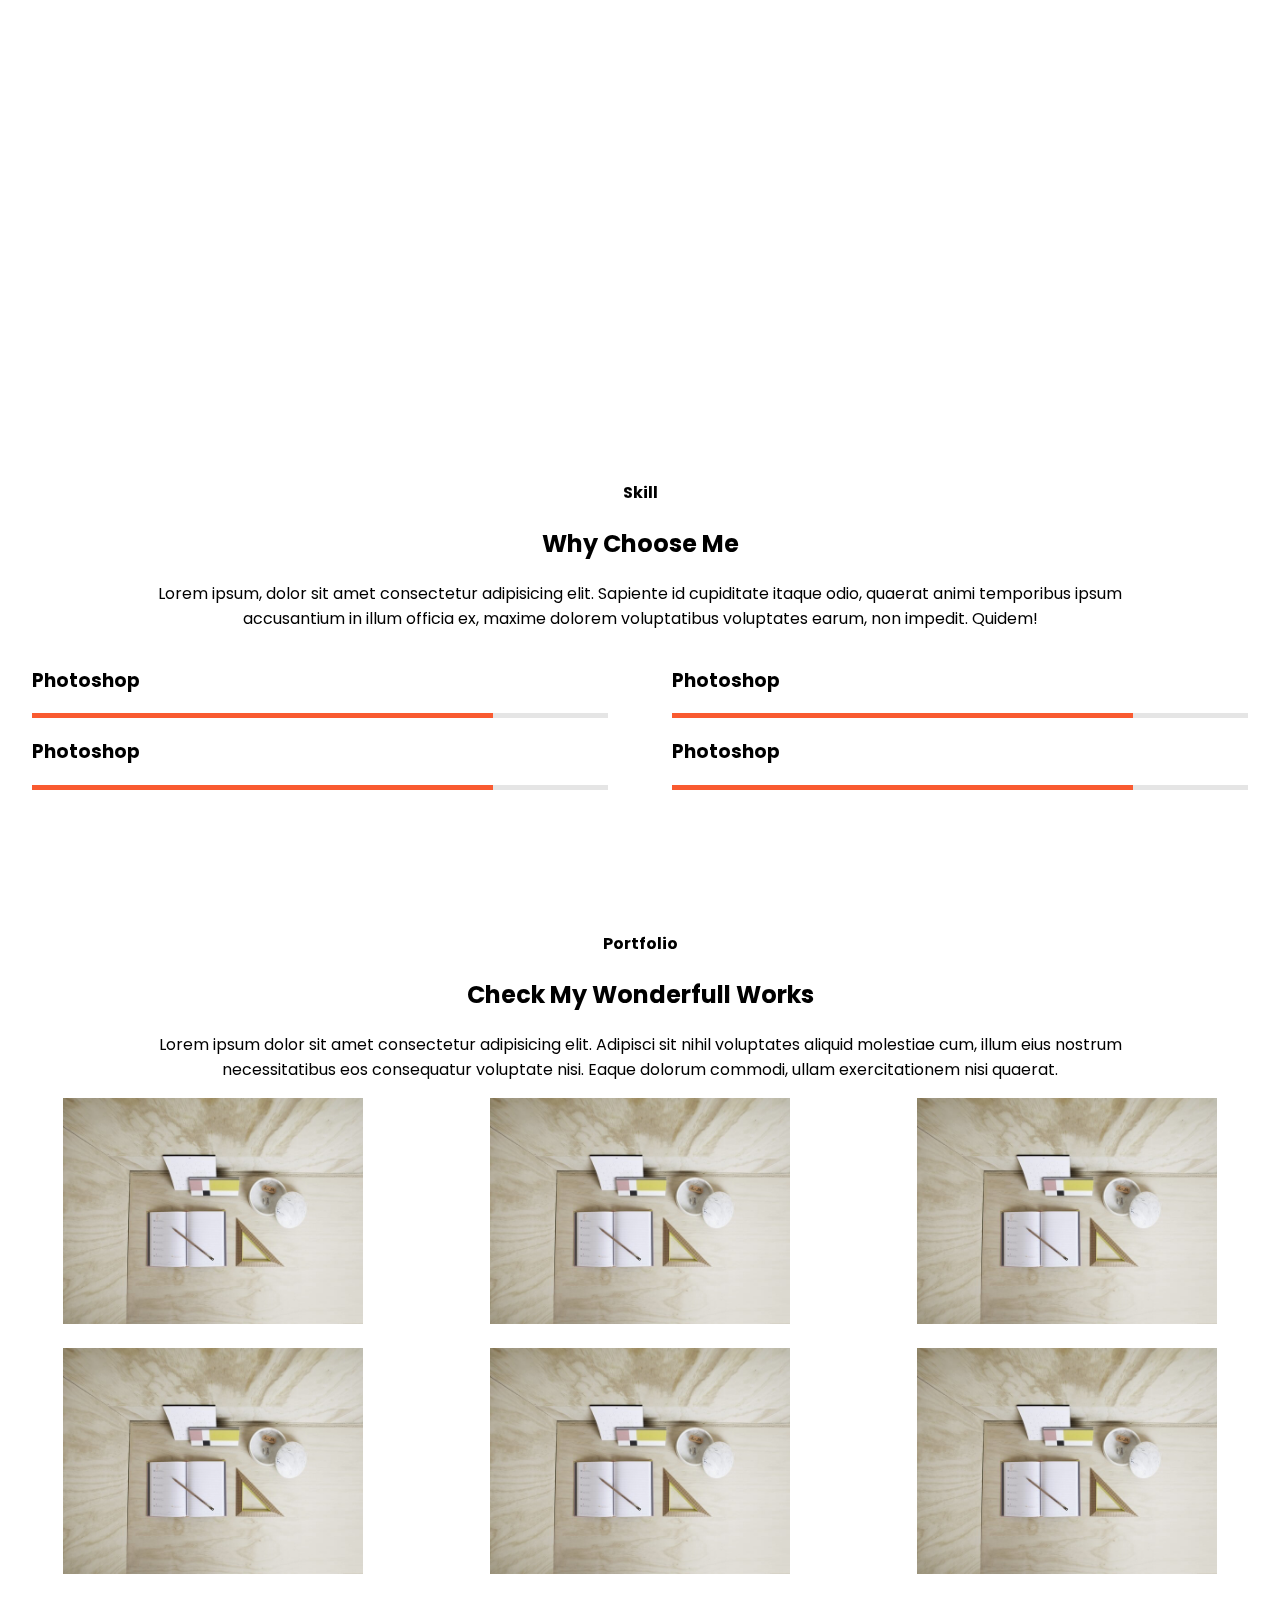
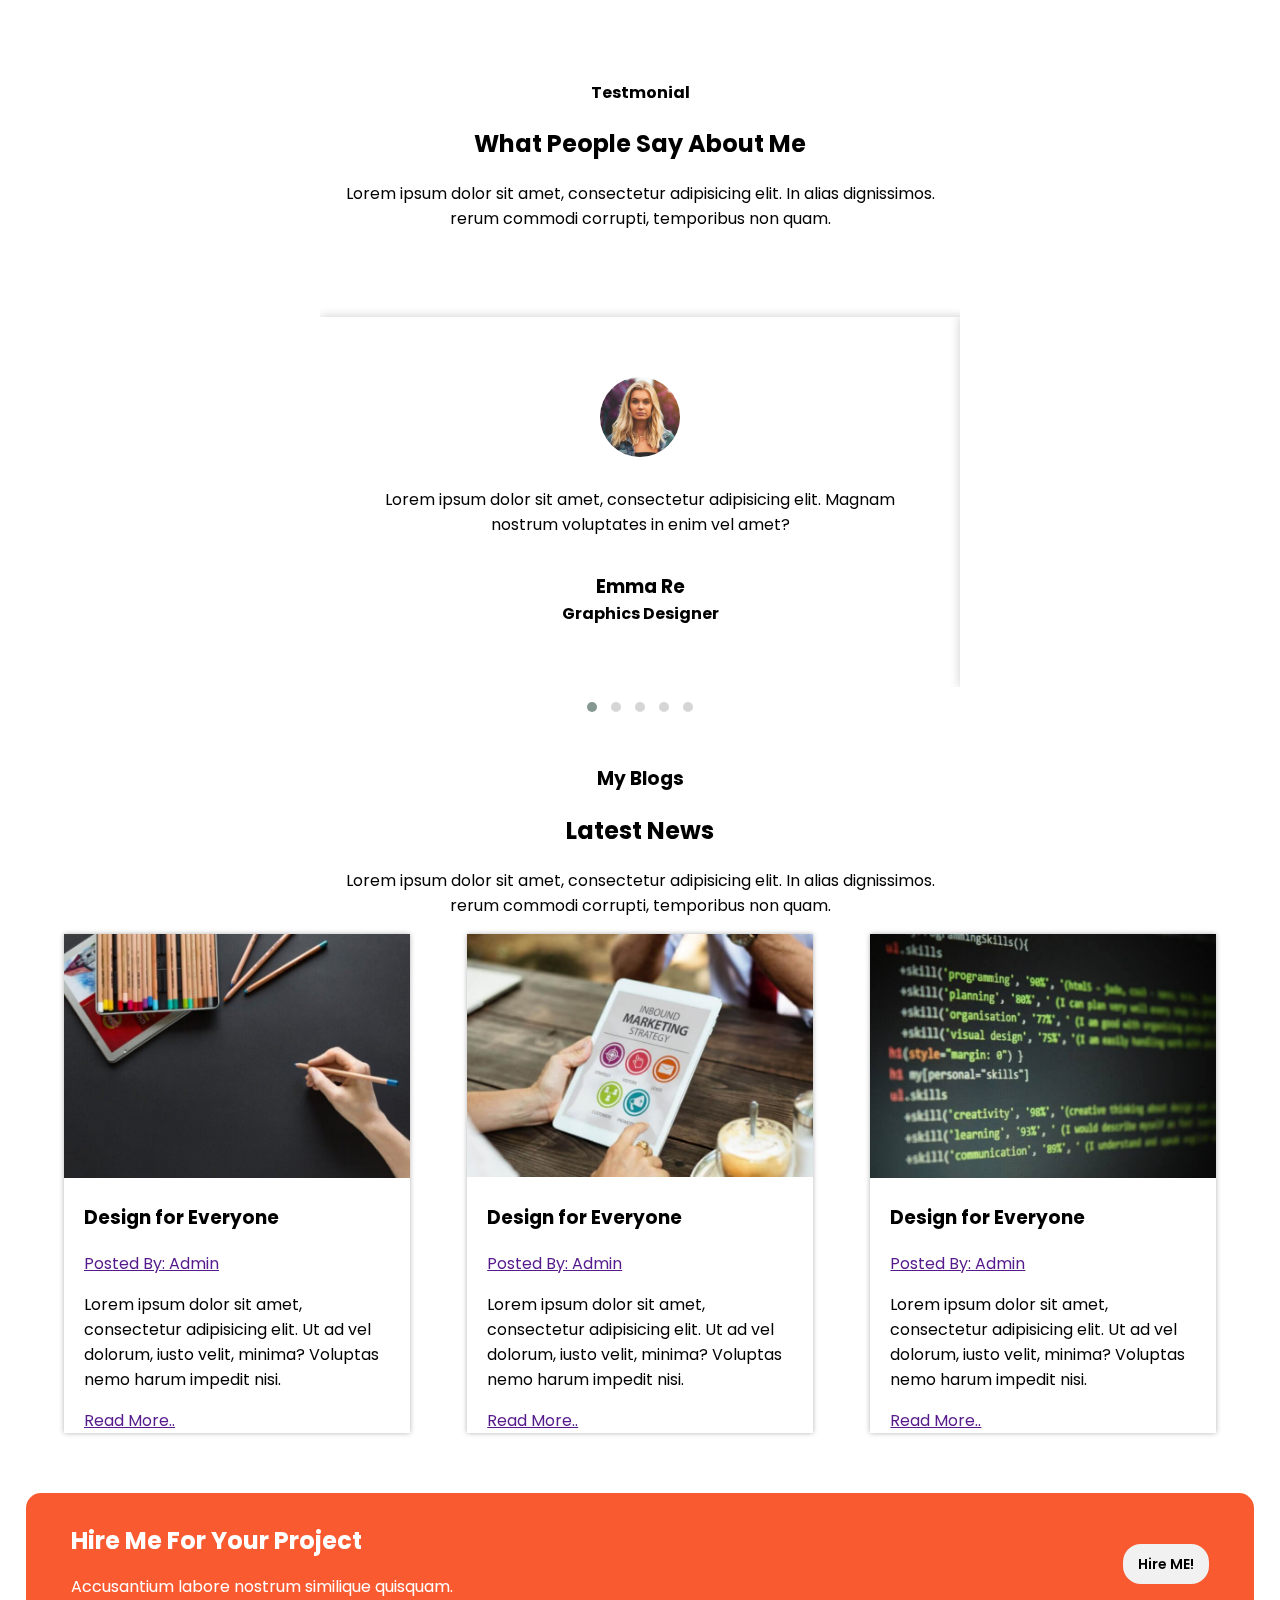
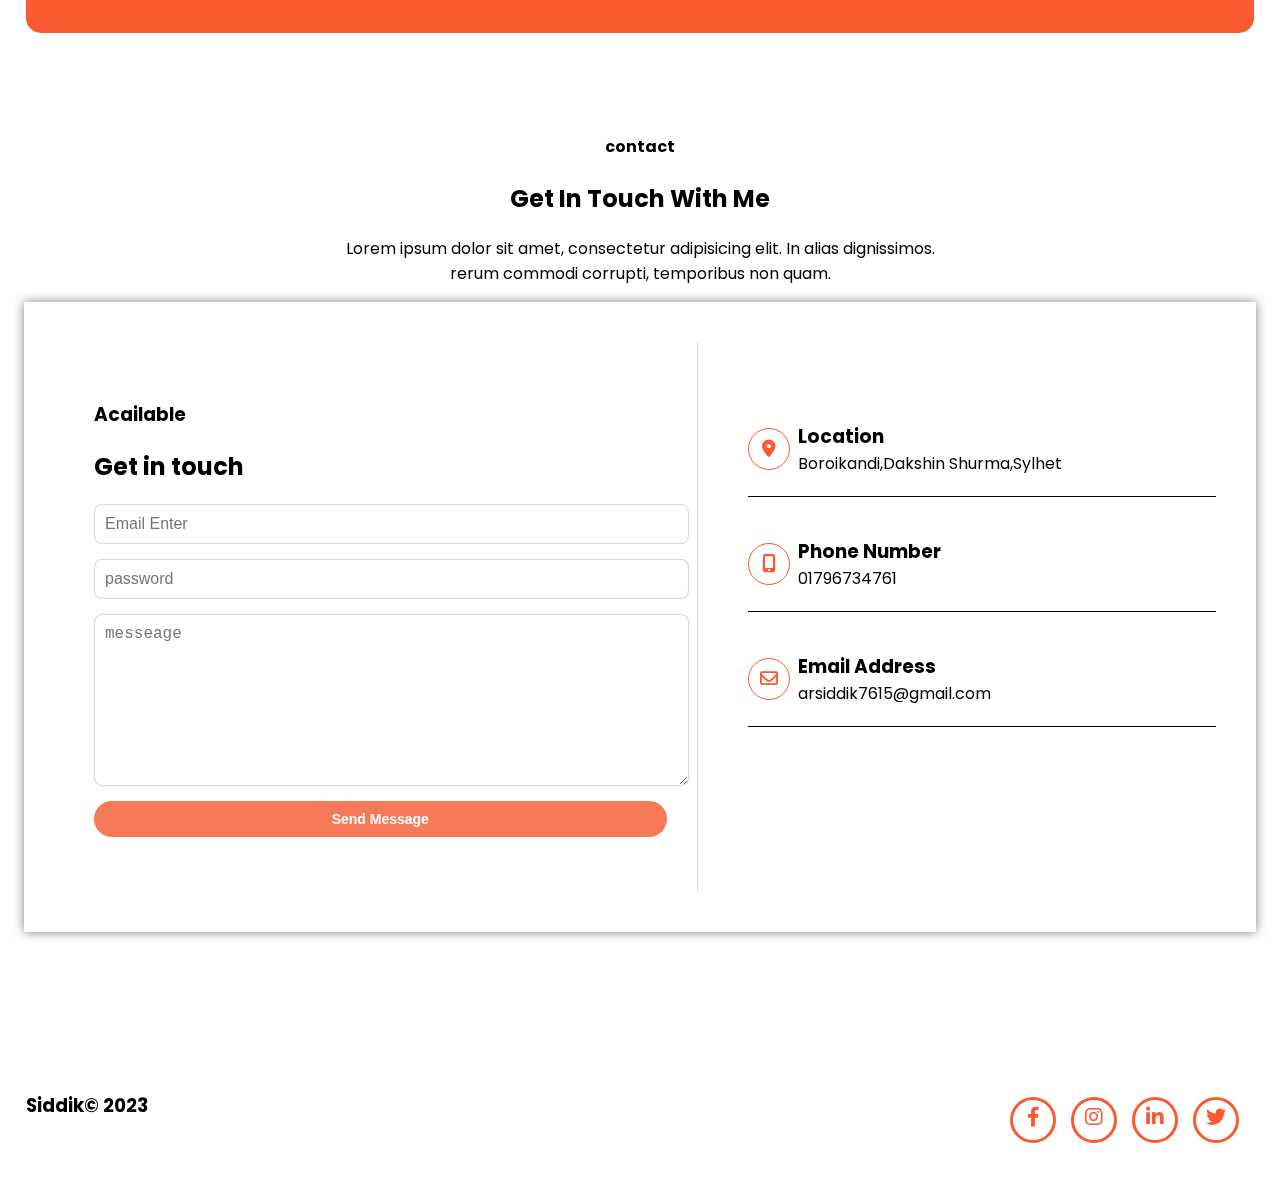
<file: Siddik/index.html>
<!DOCTYPE html>
<html lang="en">
<head>
    <link rel="stylesheet" href="owl.carousel.min.css">
    <link rel="stylesheet" href="owl.theme.default.min.css">
    <link rel="stylesheet" href="animate.css">
    <link rel="preconnect" href="https://fonts.googleapis.com">
<link rel="preconnect" href="https://fonts.gstatic.com" crossorigin>
<link href="https://fonts.googleapis.com/css2?family=Lobster&family=Poppins:wght@100;200;300;400;500;600;700;800;900&display=swap" rel="stylesheet">
    <link rel="stylesheet" href="style.css">
    <link rel="stylesheet" href="https://cdnjs.cloudflare.com/ajax/libs/font-awesome/6.0.0-beta3/css/all.min.css">

    <meta charset="UTF-8">
    <meta name="viewport" content="width=device-width, initial-scale=1.0">
    <title>Document</title>
</head>
<body>

    <div class="header">
            <div class="logo">
                <img src="logo.svg">
            </div>
            <div class="nav">
                <ul>
                    <li><a href="home.html">Home</a></li>
                    <li><a href="about.html">About</a></li>
                    <li><a href="service.html">Service</a></li>
                    <li><a href="portfolio.html">Portfolio</a></li>
                    <li><a href="testimonial.html">Testimonial</a></li>
                    <li><a href="blog.html">Blog</a></li>
                    <li><a href="contact.html">Contact</a></li>
                    <li><span class="primary_button">COMPONENT</span></li>
                </ul>
            </div>  
    </div>










    <div class="banner">
        <div class="hello">
            <h2>hello, I'm</h2>
            <h1 class="tlt" data-in-effect="flip" data-out-effect="rollOut" >A R Siddik</h1>
            <p>Software Engineer</p>
            <span class="hire_me"><a href="#">Hire Me</a></span>
            <span class="cv"><a href="#">Download Cv</a></span>
            
            <div class="social_menu">
                <a href=""><i class="fa-brands fa-facebook-f"></i></a>
                <a href=""><i class="fa-brands fa-instagram"></i></a>
                <a href=""><i class="fa-brands fa-linkedin-in"></i></a>
                <a href=""><i class="fa-brands fa-twitter"></i></a>
            </div>
        </div>
        <div class="man">
            <img src="man.svg">
        </div>
    </div>






    <div class="about">
        <div class="about_count">
            <ul>
                    <li class="first">
                        <h3>124</h3>
                        <h4>Project Client</h4>
                    </li>
                    <li>
                        <h3>124</h3>
                        <h4>Project Client</h4>
                    </li>
                    <li>
                        <h3>124</h3>
                        <h4>Project Client</h4>
                    </li>
            </ul>

        </div>
        <div class="about_info">
            <div class="about_info_img">
                <img class="wow fadeInLeft" data-wow-duration="5s" src="avatar.jpg" alt="">
            </div>
            <div class="about_info_content">
                <h3>A R SIDDIK</h3>
                <h4>UI UX</h4>
                <p>Lorem, ipsum dolor sit amet consectetur adipisicing elit. Rerum maiores rem adipisci sequi ab nobis voluptas minima iusto, minus voluptates mollitia veniam, quisquam assumenda doloremque iure soluta ea amet. Error.</p>
                <a class="primary_button" href="#">Download CV</a>
            </div>
        </div>
    </div>

    <div class="service">
        <div class="wow bounceInLeft  section_headline" data-wow-duration="5s">
            <h2>Service</h2>
            <h1>What I Do</h1>
            <p>" Lorem ipsum dolor sit amet, consectetur adipisicing elit. In alias dignissimos. "<br>" rerum commodi corrupti, temporibus non quam. "
            </p>
        </div>
        <div class="service_list">
            <div class="service_list_item wow bounceInLeft" data-wow-duration="5s">
                <i class="fa fa-crown"></i>
                <h3>UI/UX Design</h1>
            </div>
            <div class="service_list_item wow bounceInDown" data-wow-duration="5s">
                <i class="fa fa-crown"></i>
                <h3>UI/UX Design</h1>
            </div>
            <div class="service_list_item wow bounceInUp" data-wow-duration="5s">
                <i class="fa fa-crown"></i>
                <h3>UI/UX Design</h1>
            </div>
            <div class="service_list_item wow bounceInRight" data-wow-duration="5s">
                <i class="fa fa-crown"></i>
                <h3>UI/UX Design</h1>
            </div>
        </div>
    </div>
  


    <div class="skill">
        <div class="skill_heading">
            <h4>Skill</h4>
            <h2>Why Choose Me</h2>
            <p>Lorem ipsum, dolor sit amet consectetur adipisicing elit. Sapiente id cupiditate itaque odio, quaerat animi temporibus ipsum accusantium in illum officia ex, maxime dolorem voluptatibus voluptates earum, non impedit. Quidem!</p>
        </div>
    

        <div class="progress">
            <div class="progress_item">
                <h3>Photoshop</h3>
                <div class="progress_bar">
                    <div class="progress_bar_child"></div>
                </div>
            </div>
            <div class="progress_item">
                <h3>Photoshop</h3>
                <div class="progress_bar">
                    <div class="progress_bar_child"></div>
                </div>
            </div>
            <div class="progress_item">
                <h3>Photoshop</h3>
                <div class="progress_bar">
                    <div class="progress_bar_child"></div>
                </div>
            </div>
            <div class="progress_item">
                <h3>Photoshop</h3>
                <div class="progress_bar">
                    <div class="progress_bar_child"></div>
                </div>
            </div>
        </div>
    </div>


    <div class="portfolio">
        <div class="portfolio_heading">
            <h4>Portfolio</h4>
            <h2>Check My Wonderfull Works</h2>
            <p>Lorem ipsum dolor sit amet consectetur adipisicing elit. Adipisci sit nihil voluptates aliquid molestiae cum, illum eius nostrum necessitatibus eos consequatur voluptate nisi. Eaque dolorum commodi, ullam exercitationem nisi quaerat.</p>
        </div>

        <div class="portfolio_item">
            <div class="portfolio_item_list">
                <img src="folio-1.jpg">
                <div class="p_item_list_content">
                    <h3>Project Title</h3>
                    <a href="#"><i class="fa-brands fa-searchengin"></i></a>
                    <a href="#"><i class="fa-solid fa-link"></i></a>
                </div>
            </div>
            <div class="portfolio_item_list">
                <img src="folio-1.jpg">
                <div class="p_item_list_content">
                    <h3>Project Title</h3>
                    <a href="#"><i class="fa-brands fa-searchengin"></i></a>
                    <a href="#"><i class="fa-solid fa-link"></i></a>
                </div>
            </div>
            <div class="portfolio_item_list">
                <img src="folio-1.jpg">
                <div class="p_item_list_content">
                    <h3>Project Title</h3>
                    <a href="#"><i class="fa-brands fa-searchengin"></i></a>
                    <a href="#"><i class="fa-solid fa-link"></i></a>
                </div>
            </div>
            <div class="portfolio_item_list">
                <img src="folio-1.jpg">
                <div class="p_item_list_content">
                    <h3>Project Title</h3>
                    <a href="#"><i class="fa-brands fa-searchengin"></i></a>
                    <a href="#"><i class="fa-solid fa-link"></i></a>
                </div>
            </div>
            <div class="portfolio_item_list">
                <img src="folio-1.jpg">
                <div class="p_item_list_content">
                    <h3>Project Title</h3>
                    <a href="#"><i class="fa-brands fa-searchengin"></i></a>
                    <a href="#"><i class="fa-solid fa-link"></i></a>
                </div>
            </div>
            <div class="portfolio_item_list">
                <img src="folio-1.jpg">
                <div class="p_item_list_content">
                    <h3>Project Title</h3>
                    <div class="p_item_link">      
                    <a href="#"><i class="fa-brands fa-searchengin"></i></a>
                    <a href="#"><i class="fa-solid fa-link"></i></a>
                    </div>>
                </div>
            </div>
        </div>
    </div>

    <div class="testimonial">
        
        <div class="testimonial_content">
            <h4>Testmonial</h4>
            <h2>What People Say About Me</h2>
            <p>Lorem ipsum dolor sit amet, consectetur adipisicing elit. In alias dignissimos.
                <br>rerum commodi corrupti, temporibus non quam.</p>
        </div>
        <div class="owl-carousel owl-theme">
            <div class="testimonial_box"> 
                <div class="testimonial_img">
                    <img src="avatar-1.jpg">
                </div>
                <div class="testimonial_box_content">
                    <p>Lorem ipsum dolor sit amet, consectetur adipisicing elit. Magnam nostrum voluptates in enim vel amet?</p>
                    <h3>Emma Re</h3>
                    <h4>Graphics Designer</h4>
                </div>
            </div>
            <div class="testimonial_box"> 
                <div class="testimonial_img">
                    <img src="avatar-1.jpg">
                </div>
                <div class="testimonial_box_content">
                    <p>Lorem ipsum dolor sit amet, consectetur adipisicing elit. Magnam nostrum voluptates in enim vel amet?</p>
                    <h3>Emma Re</h3>
                    <h4>Graphics Designer</h4>
                </div>
            </div>
            <div class="testimonial_box"> 
                <div class="testimonial_img">
                    <img src="avatar-1.jpg">
                </div>
                <div class="testimonial_box_content">
                    <p>Lorem ipsum dolor sit amet, consectetur adipisicing elit. Magnam nostrum voluptates in enim vel amet?</p>
                    <h3>Emma Re</h3>
                    <h4>Graphics Designer</h4>
                </div>
            </div>
            <div class="testimonial_box"> 
                <div class="testimonial_img">
                    <img src="avatar-1.jpg">
                </div>
                <div class="testimonial_box_content">
                    <p>Lorem ipsum dolor sit amet, consectetur adipisicing elit. Magnam nostrum voluptates in enim vel amet?</p>
                    <h3>Emma Re</h3>
                    <h4>Graphics Designer</h4>
                </div>
            </div>
            <div class="testimonial_box"> 
                <div class="testimonial_img">
                    <img src="avatar-1.jpg">
                </div>
                <div class="testimonial_box_content">
                    <p>Lorem ipsum dolor sit amet, consectetur adipisicing elit. Magnam nostrum voluptates in enim vel amet?</p>
                    <h3>Emma Re</h3>
                    <h4>Graphics Designer</h4>
                </div>
            </div>
          </div>
        
    </div>




    <div class="blog">
        <div class="my_content">
            <h3>My Blogs</h3>
            <h2>Latest News</h2>
            <p>Lorem ipsum dolor sit amet, consectetur adipisicing elit. In alias dignissimos.
                rerum commodi corrupti, temporibus non quam.</p>
        </div>


        <div class="blog_section">
            <div class="blog1">
               <div class="blog_image">
                <img src="blog-1.jpg" alt="">
               </div>
               <div class="blog_content">
                <h3>Design for Everyone</h3>
                <a href="">Posted By: Admin</a>
                <p>Lorem ipsum dolor sit amet, consectetur adipisicing elit. Ut ad vel dolorum, iusto velit, minima? Voluptas nemo harum impedit nisi.</p>
                <a href="">Read More..</a>
               </div>
               
            </div>
            <div class="blog2">
                <div class="blog_image">
                    <img src="blog-2.jpg" alt="">
                   </div>
                   <div class="blog_content">
                    <h3>Design for Everyone</h3>
                    <a href="">Posted By: Admin</a>
                    <p>Lorem ipsum dolor sit amet, consectetur adipisicing elit. Ut ad vel dolorum, iusto velit, minima? Voluptas nemo harum impedit nisi.</p>
                    <a href="">Read More..</a>
                   </div>
            </div>
            <div class="blog3">
               <div class="blog_image">
                <img src="blog-3.jpg" alt="">
               </div>
               <div class="blog_content">
                <h3>Design for Everyone</h3>
                <a href="">Posted By: Admin</a>
                <p>Lorem ipsum dolor sit amet, consectetur adipisicing elit. Ut ad vel dolorum, iusto velit, minima? Voluptas nemo harum impedit nisi.</p>
                <a href="">Read More..</a>
               </div>
            </div>
        </div>
    
    </div>




    <div class="hire">
        <div class="hire_left">
            <h2>Hire Me For Your Project</h2>
            <p>Accusantium labore nostrum similique quisquam.</p>
        </div>
        <div class="hire_right">
            <a href="#">Hire ME!</a>
        </div>
    </div>





    <div class="contact">
        <div class="contact_heading">
            <h4>contact</h4>
            <h2>Get In Touch With Me</h2>
            <p>Lorem ipsum dolor sit amet, consectetur adipisicing elit. In alias dignissimos.
               <br> rerum commodi corrupti, temporibus non quam.</p>
        </div>

        <div class="contact_item">
            <div class="contact_form">
                <h3>Acailable</h3>
                <h2>Get in touch</h2>
                <form action="">
                    <input type="email" placeholder="Email Enter">
                    <input type="password" placeholder="password">
                    <textarea name="" id="" cols="30" rows="10" placeholder="messeage"></textarea>
                    <input type="submit" value="Send Message">

                    
                </form>
            </div>
            <div class="contact_address">
                <div class="contact_address_item">
                    <div class="c_item_icon">
                        <i class="fa-solid fa-location-dot"></i>
                    </div>
                    <div class="c_item_content">
                      <h3>Location</h3>
                      <p>Boroikandi,Dakshin Shurma,Sylhet</p>  
                    </div>
                </div>
                <div class="contact_address_item">
                    <div class="c_item_icon">
                        <i class="fa-solid fa-mobile-screen-button"></i>
                    </div>
                    <div class="c_item_content">
                      <h3>
                        Phone Number</h3>
                      <p>01796734761</p>  
                    </div>
                </div>
                <div class="contact_address_item">
                    <div class="c_item_icon">
                        <i class="fa-regular fa-envelope"></i>
                    </div>
                    <div class="c_item_content">
                      <h3>
                        Email Address</h3>
                      <p>arsiddik7615@gmail.com</p>  
                    </div>
                </div>

            </div>
        </div>
    </div>

    <div class="footer">
        <div class="footer_copy">
            <h3>Siddik&copy; 2023</h3>
        </div>
        <div class="footer_icon">
            <div class="social_menu">
                <a href=""><i class="fa-brands fa-facebook-f"></i></a>
                <a href=""><i class="fa-brands fa-instagram"></i></a>
                <a href=""><i class="fa-brands fa-linkedin-in"></i></a>
                <a href=""><i class="fa-brands fa-twitter"></i></a>
            </div>
        </div>
    </div>




    <script src="jquery.js"></script>
    <script src="jquery.textillate.js"></script>
    <script src="jquery.lettering.js"></script>
    <script src="wow.min.js"></script>
    <script src="owl.carousel.min.js"></script>

    <script>

        $(document).ready(function(){
        $('.owl-carousel').owlCarousel({
            items:1
        });
        });
         new WOW().init();
        $(function () {
	    $('.tlt').textillate({
        loop:true
    });
})
    </script>
</body>
</html>
</file>
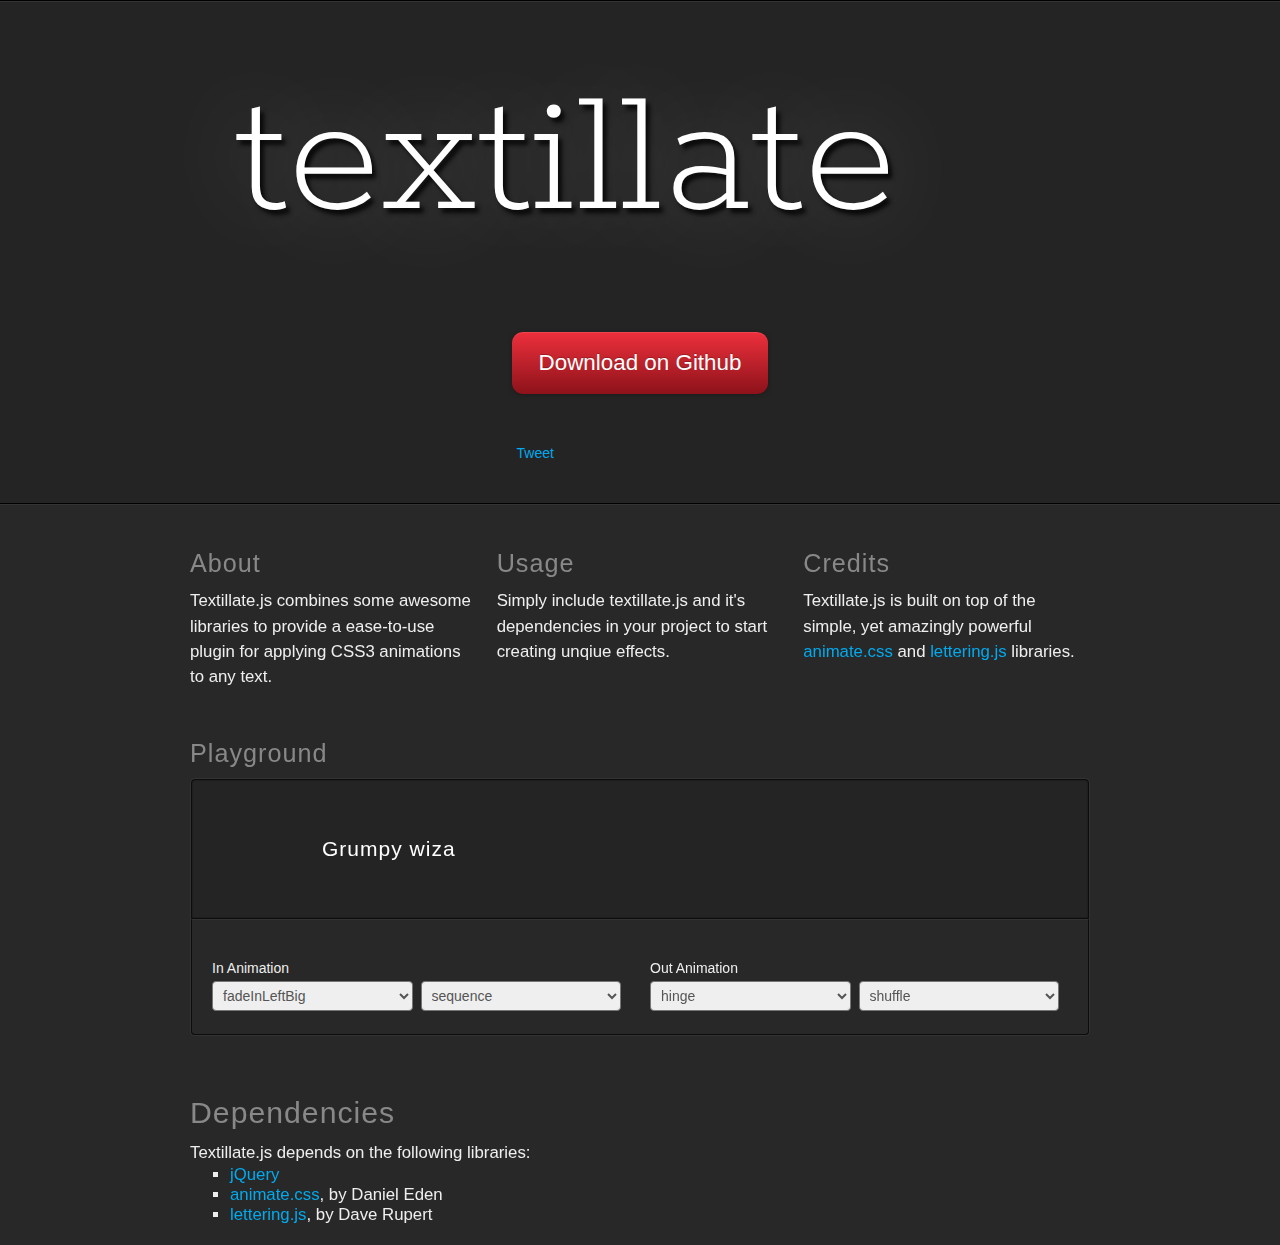
<file: textillate-master/index.html>
<!DOCTYPE HTML>
<html>
  <meta charset="utf-8">
  <meta http-equiv="X-UA-Compatible" content="chrome=1">
  <meta name="viewport" content="width=device-width, initial-scale=1.0">
  <title>Textillate.js</title>
  <link href="assets/animate.css" rel="stylesheet">
  <link href="assets/style.css" rel="stylesheet">
  <link href='http://fonts.googleapis.com/css?family=Rokkitt' rel='stylesheet' type='text/css'>
  <body>
    <div class="decal"></div>
		<div class="jumbotron">
			<div class="container">
  		  <h1 class="glow in tlt">textillate.js</h1>
  		  <p class="tlt" data-in-effect="bounceInDown">
  		  	A simple plugin for CSS3 text animations.
  		  </p>
        <div>
          <a href="https://github.com/jschr/textillate" class="btn fade in">Download on Github</a>
        </div>
        <div>
          <a
            class="twitter-share-button"
            href="https://twitter.com/share"
            data-text="Textillate.js - A simple plugin for CSS3 text animations"
            data-url="http://textillate.js.org"
            data-via="_jschr">
            Tweet
          </a>&nbsp;&nbsp;
          <iframe
            src="https://ghbtns.com/github-btn.html?user=jschr&repo=textillate&type=star&count=true&v=2"
            frameborder="0"
            scrolling="0"
            width="100px"
            height="20px">
          </iframe>
          <iframe
            src="https://ghbtns.com/github-btn.html?user=jschr&repo=textillate&type=fork&count=true"
            frameborder="0"
            scrolling="0"
            width="90px"
            height="20px">
          </iframe>
        </div>
  		</div>
  	</div>
    <div class="decal"></div>
  	<div class="container fade in">
      <div class="about">
        <div class="grid grid-pad">
          <section class="col-1-3">
            <h2>About</h2>
            <p>Textillate.js combines some awesome libraries to provide a ease-to-use plugin for applying CSS3 animations to any text.</p>
          </section>
          <section class="col-1-3">
            <h2>Usage</h2>
            <p>Simply include textillate.js and it's dependencies in your project to start creating unqiue effects.</p>
          </section>
          <section class="col-1-3">
            <h2>Credits</h2>
            <p>Textillate.js is built on top of the simple, yet amazingly powerful <a href="http://daneden.me/animate">animate.css</a> and <a href="http://letteringjs.com">lettering.js</a> libraries.</p>
          </section>
        </div>
      </div>
      <!--<div class="grid grid-pad">
        <section class="col-1-1">
          <h2>Examples</h2>
          <pre><code class="xml"><span id="example">Some Text</span></code></pre>
          <pre><code class="javascript">$('#example').textillate()</code></pre>
        </section>
      </div>-->
      <div class="grid grid-pad">
        <section class="col-1-1">
            <h2>Playground</h2>
            <div class="playground grid">
              <div class="col-1-1 viewport">
                  <div class="tlt">
                    <ul class="texts" style="display: none">
                      <li data-id="wizard">Grumpy wizards make toxic brew for the evil Queen and Jack.</li>
                      <li data-id="fox">The quick brown fox jumps over the lazy dog.</li>
                    </ul>
                  </div>
              </div>
              <div class="col-1-1 controls" style="padding-right: 0">
                <form class="grid grid-pad">
                  <div class="control col-1-2">
                    <label>In Animation</label>
                    <select data-key="effect" data-type="in"></select>
                    <select data-key="type" data-type="in">
                      <option value="">sequence</option>
                      <option value="reverse">reverse</option>
                      <option value="sync">sync</option>
                      <option value="shuffle">shuffle</option>
                    </select>
                  </div>
                  <div class="control col-1-2">
                    <label>Out Animation</label>
                    <select data-key="effect" data-type="out"></select>
                    <select data-key="type" data-type="out">
                      <option value="">sequence</option>
                      <option value="reverse">reverse</option>
                      <option value="sync">sync</option>
                      <option selected="selected" value="shuffle">shuffle</option>
                    </select>
                  </div>
                </form>
              </div>
            </div>
        </section>
      </div>
      <div class="grid grid-pad">
        <section class="col-1-1 deps">
            <h2>Dependencies</h2>
            <p>Textillate.js depends on the following libraries: </p>
            <div>
              <ul>
                <li><a href="http://jquery.com/">jQuery</a></li>
                <li><a href="http://daneden.me/animate/">animate.css</a>, by Daniel Eden</li>
                <li><a href="http://letteringjs.com/">lettering.js</a>, by Dave Rupert</li>
              </ul>
            </div>
        </section>
      </div>
  	</div>

<script src="http://ajax.googleapis.com/ajax/libs/jquery/1.9.0/jquery.min.js"></script>
<script src="assets/jquery.fittext.js"></script>
<script src="assets/jquery.lettering.js"></script>
<script src="http://yandex.st/highlightjs/7.3/highlight.min.js"></script>
<script src="jquery.textillate.js"></script>
<script>hljs.initHighlightingOnLoad();</script>
<script>
  $(function (){
    var log = function (msg) {
      return function () {
        if (console) console.log(msg);
      }
    }
    $('code').each(function () {
      var $this = $(this);
      $this.text($this.html());
    })

    var animateClasses = 'flash bounce shake tada swing wobble pulse flip flipInX flipOutX flipInY flipOutY fadeIn fadeInUp fadeInDown fadeInLeft fadeInRight fadeInUpBig fadeInDownBig fadeInLeftBig fadeInRightBig fadeOut fadeOutUp fadeOutDown fadeOutLeft fadeOutRight fadeOutUpBig fadeOutDownBig fadeOutLeftBig fadeOutRightBig bounceIn bounceInDown bounceInUp bounceInLeft bounceInRight bounceOut bounceOutDown bounceOutUp bounceOutLeft bounceOutRight rotateIn rotateInDownLeft rotateInDownRight rotateInUpLeft rotateInUpRight rotateOut rotateOutDownLeft rotateOutDownRight rotateOutUpLeft rotateOutUpRight hinge rollIn rollOut';

    var $form = $('.playground form')
      , $viewport = $('.playground .viewport');

    var getFormData = function () {
      var data = {
        loop: true,
        in: { callback: log('in callback called.') },
        out: { callback: log('out callback called.') }
      };

      $form.find('[data-key="effect"]').each(function () {
        var $this = $(this)
          , key = $this.data('key')
          , type = $this.data('type');

          data[type][key] = $this.val();
      });

      $form.find('[data-key="type"]').each(function () {
        var $this = $(this)
          , key = $this.data('key')
          , type = $this.data('type')
          , val = $this.val();

          data[type].shuffle = (val === 'shuffle');
          data[type].reverse = (val === 'reverse');
          data[type].sync = (val === 'sync');
      });

      return data;
    };

    $.each(animateClasses.split(' '), function (i, value) {
      var type = '[data-type]'
        , option = '<option value="' + value + '">' + value + '</option>';

      if (/Out/.test(value) || value === 'hinge') {
        type = '[data-type="out"]';
      } else if (/In/.test(value)) {
        type = '[data-type="in"]';
      }

      if (type) {
        $form.find('[data-key="effect"]' + type).append(option);
      }
    });

    $form.find('[data-key="effect"][data-type="in"]').val('fadeInLeftBig');
    $form.find('[data-key="effect"][data-type="out"]').val('hinge');

    $('.jumbotron h1')
      .fitText(0.5)
      .textillate({ in: { effect: 'flipInY' }});

    $('.jumbotron p')
      .fitText(3.2, { maxFontSize: 18 })
      .textillate({ initialDelay: 1000, in: { delay: 3, shuffle: true } });

    setTimeout(function () {
        $('.fade').addClass('in');
    }, 250);

    setTimeout(function () {
      $('h1.glow').removeClass('in');
    }, 2000);

    var $tlt = $viewport.find('.tlt')
      .on('start.tlt', log('start.tlt triggered.'))
      .on('inAnimationBegin.tlt', log('inAnimationBegin.tlt triggered.'))
      .on('inAnimationEnd.tlt', log('inAnimationEnd.tlt triggered.'))
      .on('outAnimationBegin.tlt', log('outAnimationBegin.tlt triggered.'))
      .on('outAnimationEnd.tlt', log('outAnimationEnd.tlt triggered.'))
      .on('end.tlt', log('end.tlt'));

    $form.on('change', function () {
      var obj = getFormData();
      $tlt.textillate(obj);
    }).trigger('change');

  });

	</script>
  <script>
    window.twttr=(function(d,s,id){var js,fjs=d.getElementsByTagName(s)[0],t=window.twttr||{};if(d.getElementById(id))return t;js=d.createElement(s);js.id=id;js.src="https://platform.twitter.com/widgets.js";fjs.parentNode.insertBefore(js,fjs);t._e=[];t.ready=function(f){t._e.push(f);};return t;}(document,"script","twitter-wjs"));
  </script>
  </body>
</html>
</file>
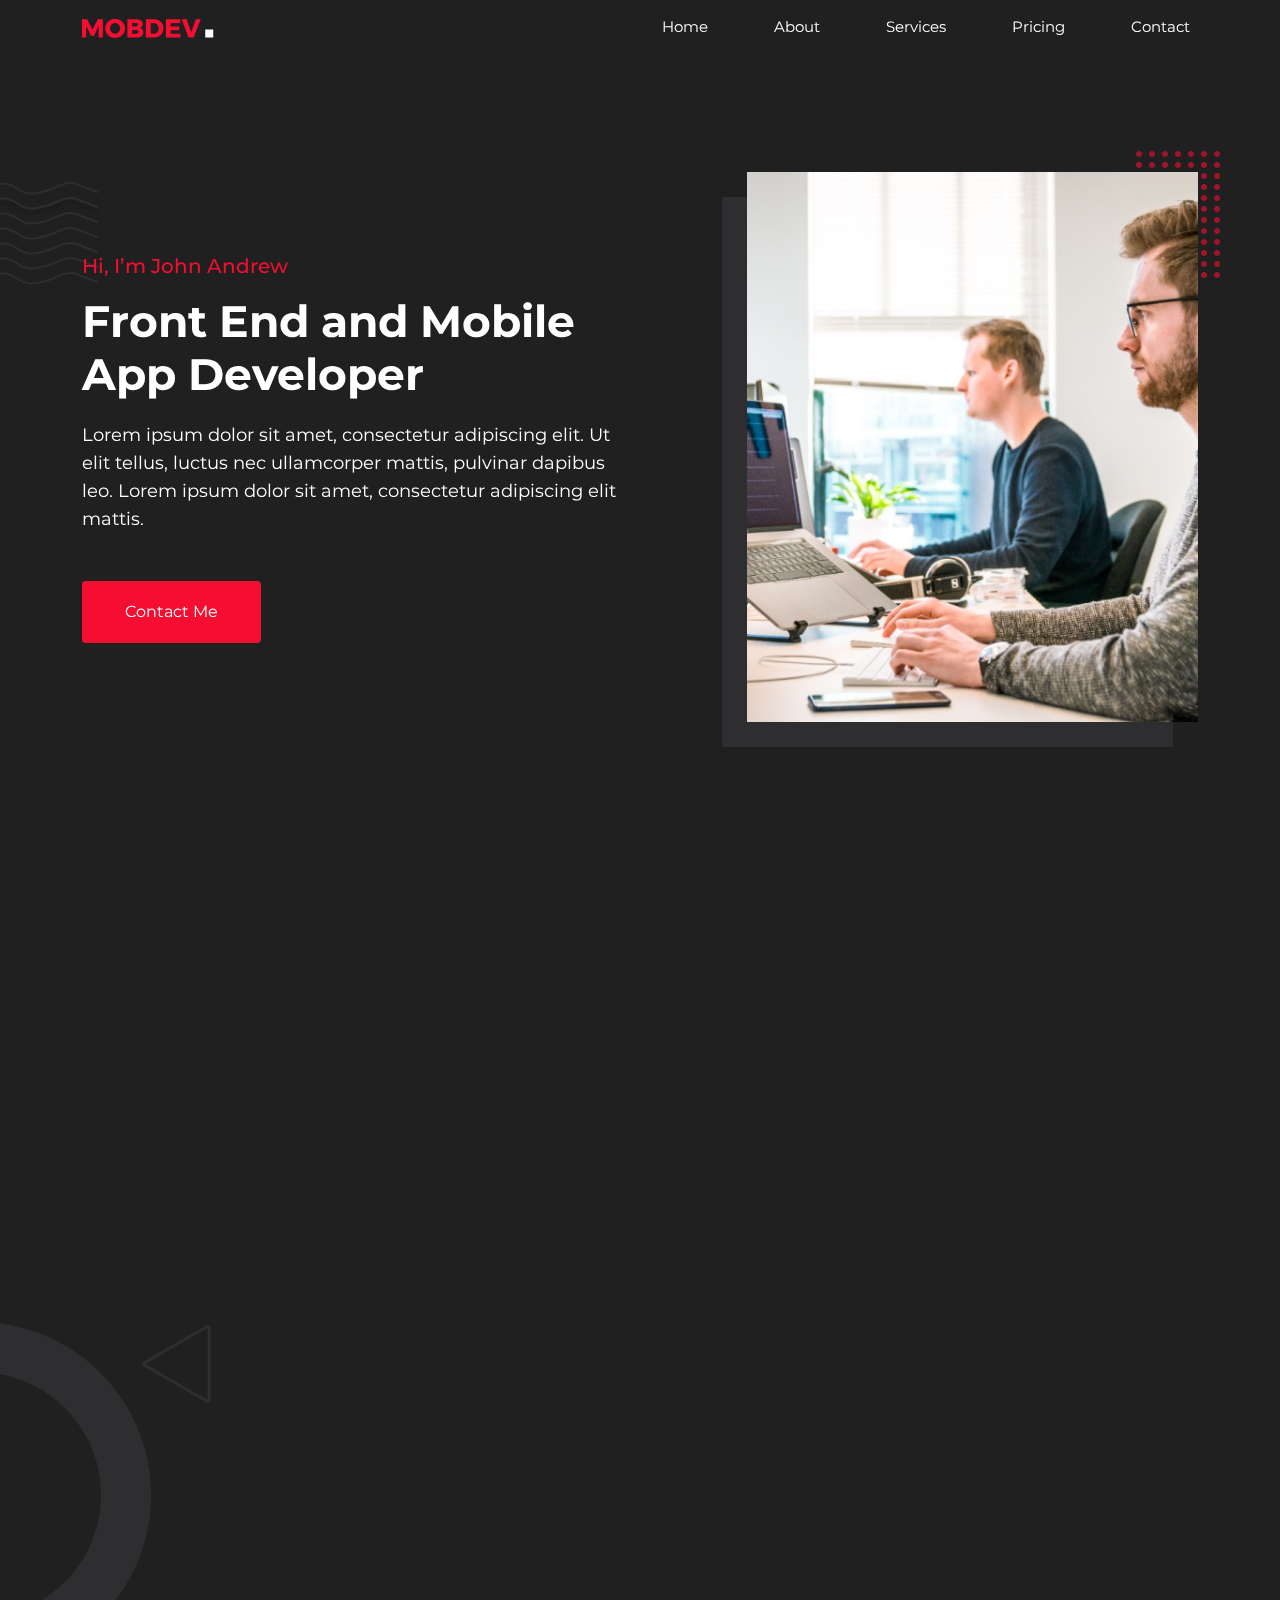
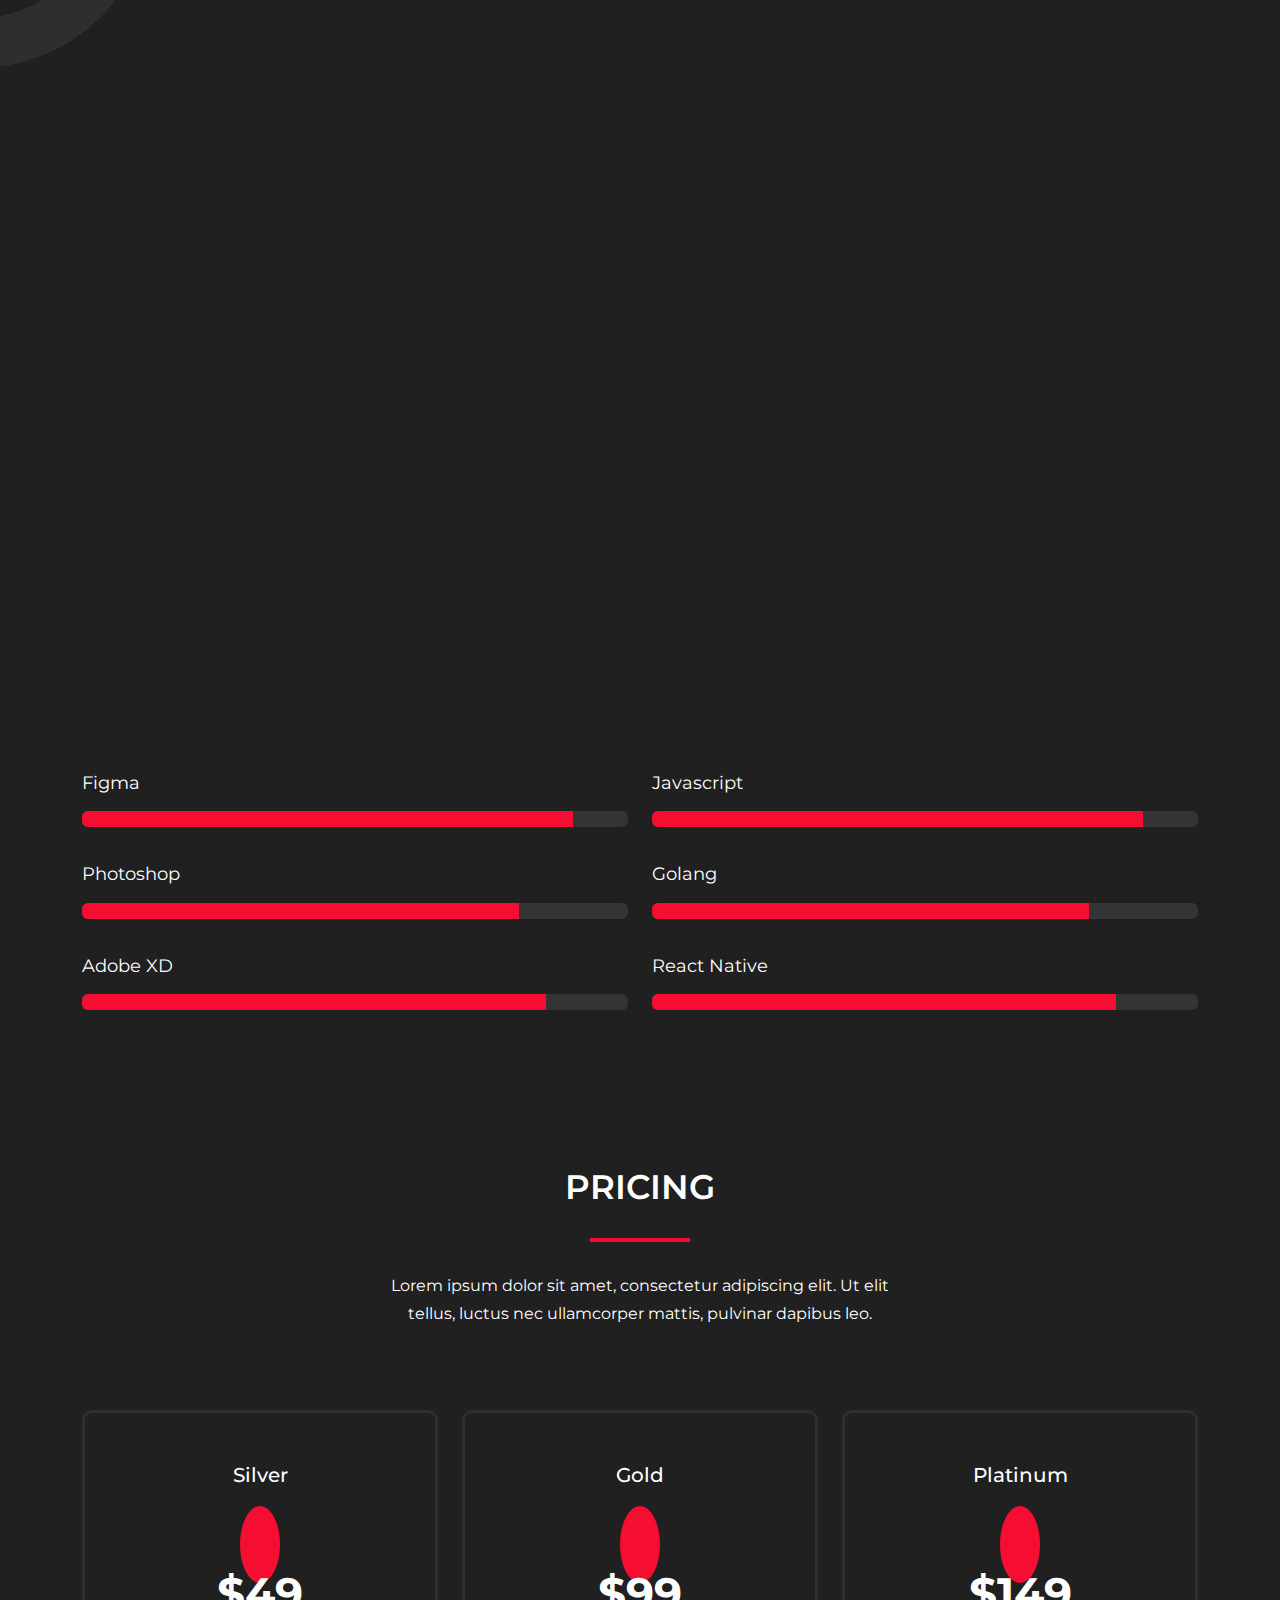
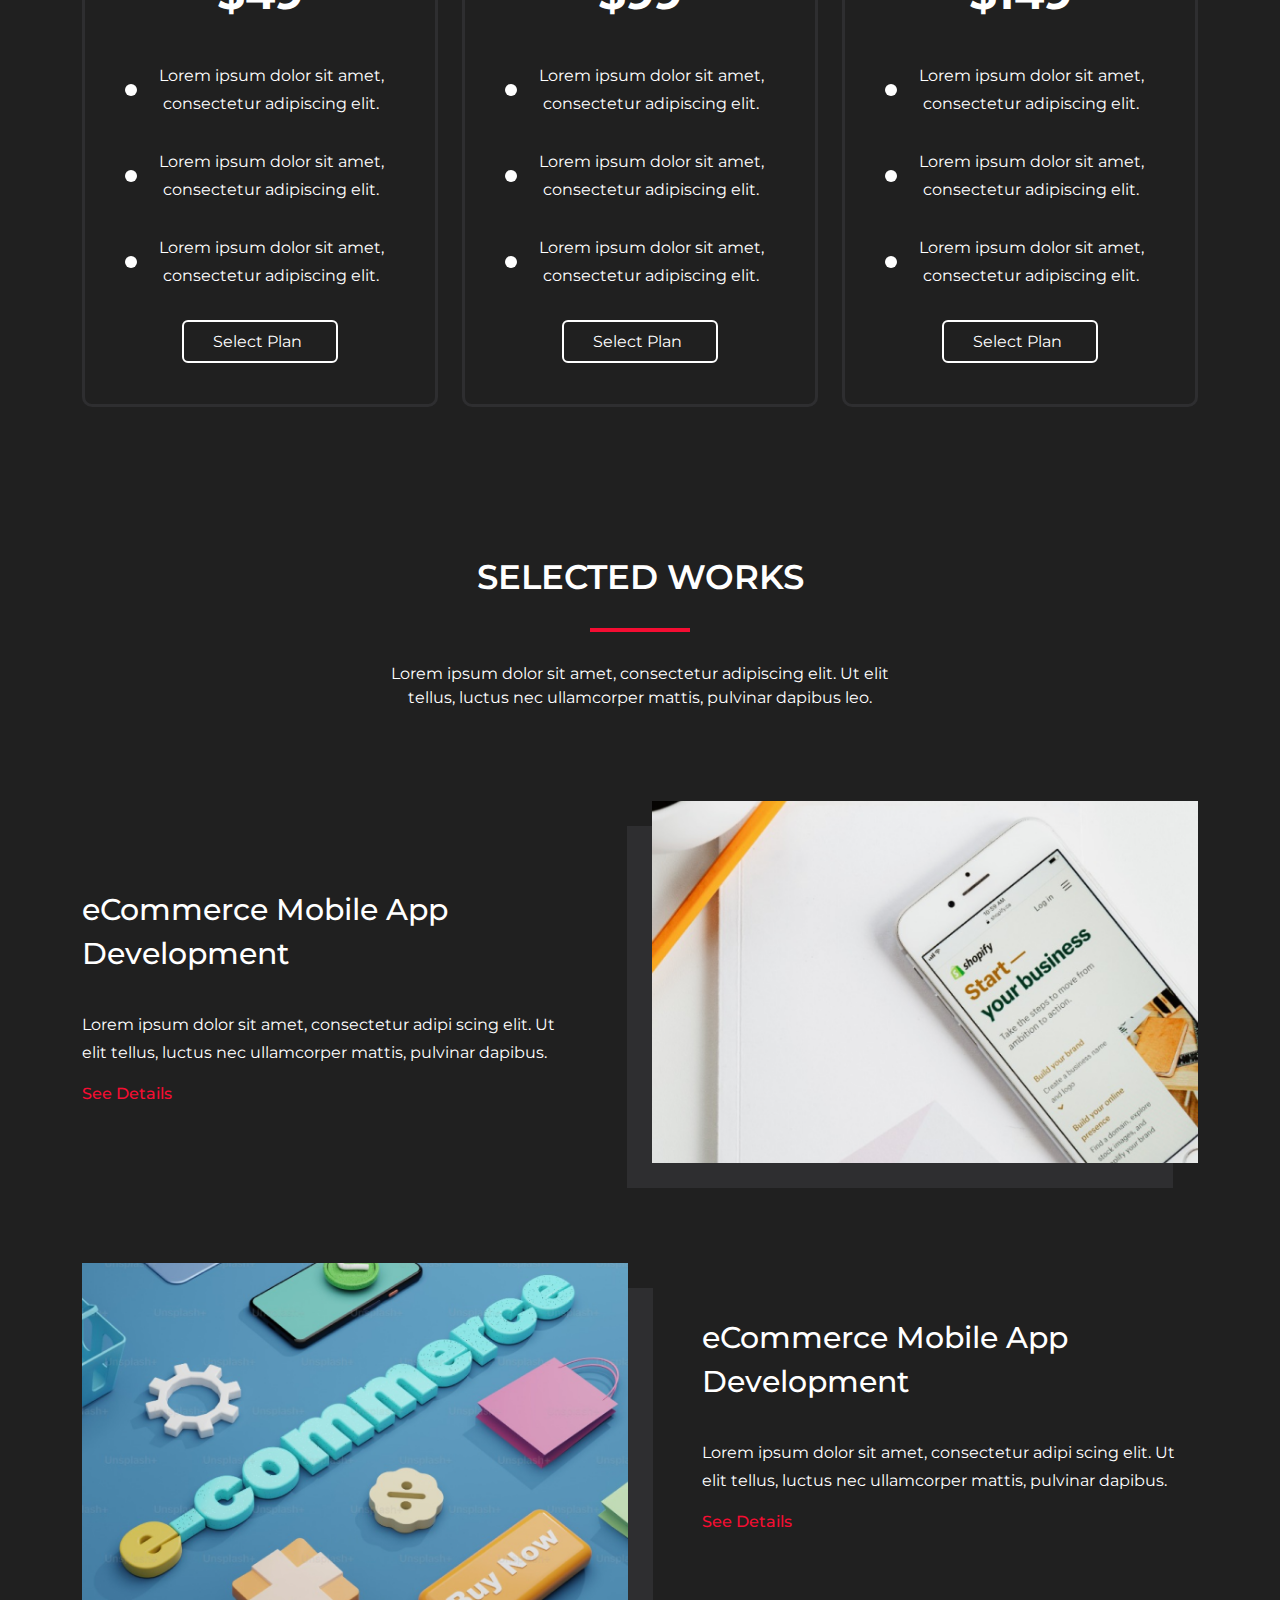
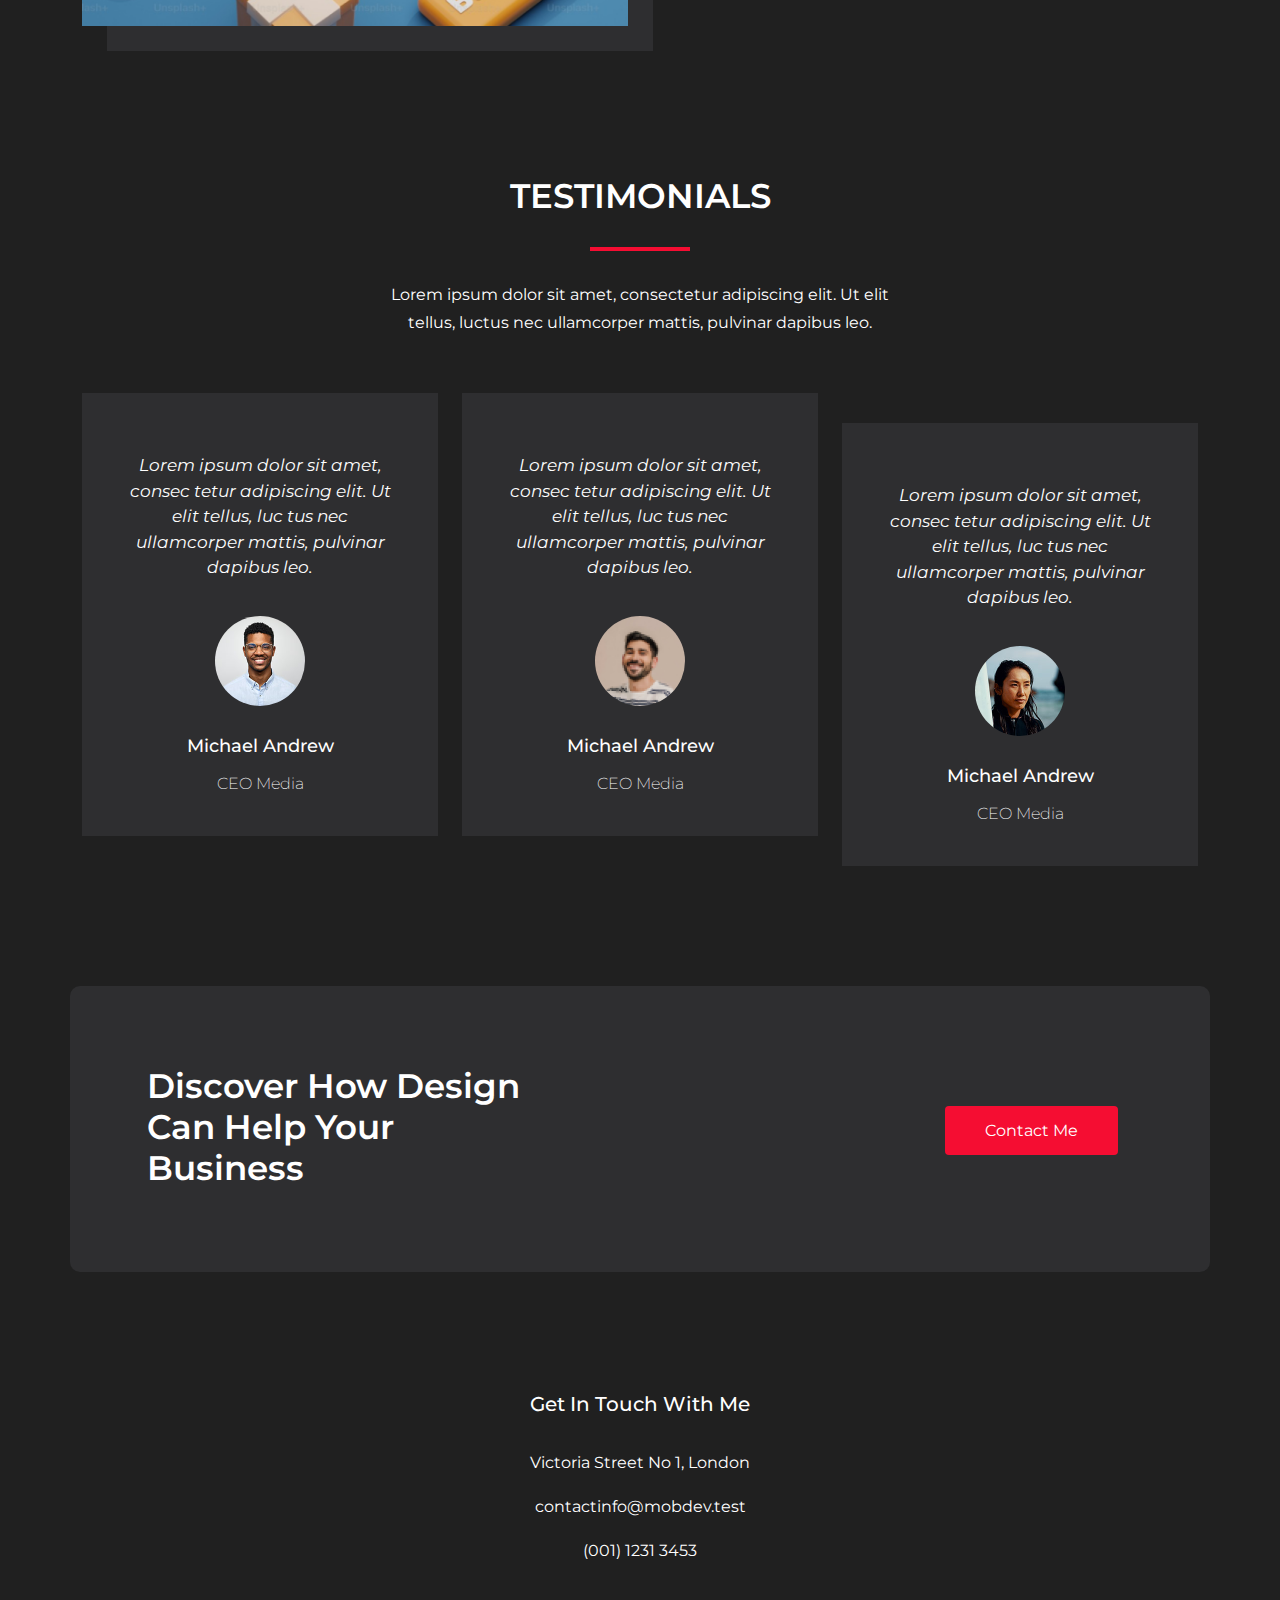
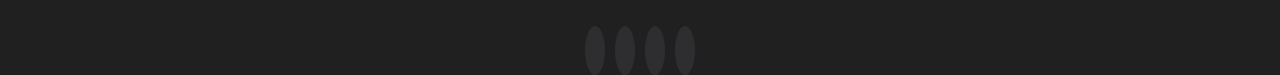
<file: class-14/class-14/index.html>
<!DOCTYPE html>
<html lang="en">
<head>
    <meta charset="UTF-8">
    <meta name="viewport" content="width=device-width, initial-scale=1.0">
    <title>Class 14 - First Project</title>

    <!--===================== Font Awesome CSS Link ======================================-->
    <link rel="stylesheet" href="https://cdnjs.cloudflare.com/ajax/libs/font-awesome/6.4.2/css/all.min.css" integrity="sha512-z3gLpd7yknf1YoNbCzqRKc4qyor8gaKU1qmn+CShxbuBusANI9QpRohGBreCFkKxLhei6S9CQXFEbbKuqLg0DA==" crossorigin="anonymous" referrerpolicy="no-referrer"/>


    <link href="https://unpkg.com/aos@2.3.1/dist/aos.css" rel="stylesheet">
    <!--===================== Bootstrap CSS Link ======================================-->
    <link rel="stylesheet" href="./css/bootstrap.min.css">

    <!--===================== CSS CSS Link ======================================-->
    <link rel="stylesheet" href="./css/style.css">
</head>
<body>
    
    <!--======================== header Area Start ========================-->
    <header class="header">
        <nav  class="navbar fixed-top navbar-expand-lg nav">
            <div class="container">
                <a href="index.html" class="logo">
                    <img src="./image/logo.png" alt="logo image">
                </a>


                <div class="nav__menu" id="nav-menu">
                    <ul class="navbar-nav header-nav">
                        <li class="nav-item">
                            <a class="nav-link" href="index.html">home</a>
                        </li>

                        <li class="nav-item">
                            <a class="nav-link" href="about.html">about</a>
                        </li>

                        <li class="nav-item">
                            <a class="nav-link" href="services.html">services</a>
                        </li>

                        <li class="nav-item">
                            <a class="nav-link" href="pricing.html">pricing</a>
                        </li>


                        <li class="nav-item">
                            <a class="nav-link" href="contact.html">contact</a>
                        </li>
                    </ul>

                    <div class="nav__close" id="nav-close">
                        <i class="fa-solid fa-xmark"></i>
                    </div>
                </div>

                <div class="nav__toggle" id="nav-toggle">
                    <i class="fa-solid fa-bars"></i>
                </div>
            </div>
        </nav>
    </header>
    <!--======================= Header Area End =======================================-->



    <!--======================= Main Start =======================================-->
    <main>

        <!--======================= Home Start =======================================-->
        <section class="home">

            <img class="home__pattern" src="./image/pattern.png" alt="home img">

            <div class="container">
                <div class="row align-items-center">

                    <div class="col-xl-7 col-md-8">
                        <div class="home__text" data-aos="fade-up-right" data-aos-duration="2000"
                        data-aos-once="false">
                            <span>Hi, I’m John Andrew</span>
                            <h1>Front End and Mobile <br> App Developer</h1>
                            <p>Lorem ipsum dolor sit amet, consectetur adipiscing elit. Ut elit tellus, luctus nec ullamcorper mattis, pulvinar dapibus leo. Lorem ipsum dolor sit amet, consectetur adipiscing elit mattis. </p>

                            <a href="#" class="btn home__btn">contact me</a>
                        </div>
                    </div>


                    <div class="col-xl-5 col-md-4">
                        <div class="home__img" data-aos="fade-down-left" data-aos-duration="2000"
                        data-aos-once="false">
                                <img class="home__dot" src="./image/homeDot.png" alt="">
                                <img class="img-fluid box__shadow" src="./image/homeCover.png" alt="home img">
                        </div>
                    </div>

                </div>
            </div>
        </section>
        <!--======================= Home End =======================================-->


        <!--======================= Services Start =======================================-->
        <section class="services">
            <img src="./image/triangle.png" alt="services img" class="triangel">
            <img src="./image/circule.png" alt="servuces img" class="services__circule">
            <div class="container">
                <div class="row">
                    <div class="col-xl-4">
                        <div class="services__heading" data-aos="zoom-in-right"
                        data-aos-duration="2100"
                        data-aos-once="false">
                            <h2>services </h2>
                            <div class="hori"></div>

                            <p>Lorem ipsum dolor sit amet, consectetur adipiscing elit. Ut elit tellus, luctus nec ullamcorper mattis, pulvinar dapibus leo.</p>
                        </div>
                    </div>

                    <div class="col-xl-8">
                        <div class="row">
                            <div class="col-md-6 col-xl-6">
                                <div class="services__item" data-aos="fade-down"
                                data-aos-duration="2200"
                                data-aos-once="false">
                                    <i class="fa-solid fa-magnifying-glass services__icon"></i>

                                    <h3>Research</h3>

                                    <p>Lorem ipsum dolor sit amet, consectetur adipi scing elit. Ut elit tellus, luctus nec ullamcorper mattis, pulvinar dapibus leo.</p>

                                    <a class="btns" href="#">Learn More <i class="fa-solid fa-arrow-right"></i></a>
                                </div>
                            </div>
                            
                            <div class="col-md-6 col-xl-6">
                                <div class="services__item" data-aos="fade-left"
                                data-aos-duration="2300"
                                data-aos-once="false">
                                    <i class="fa-solid fa-magnifying-glass services__icon"></i>

                                    <h3>Branding</h3>

                                    <p>Lorem ipsum dolor sit amet, consectetur adipi scing elit. Ut elit tellus, luctus nec ullamcorper mattis, pulvinar dapibus leo.</p>

                                    <a class="btns" href="#">Learn More <i class="fa-solid fa-arrow-right"></i></a>
                                </div>
                            </div>
                            
                            <div class="col-md-6 col-xl-6">
                                <div class="services__item" data-aos="fade-up"
                                data-aos-duration="2400"
                                data-aos-once="false">
                                    <i class="fa-regular fa-eye"></i>

                                    <h3>UI / UX Design</h3>

                                    <p>Lorem ipsum dolor sit amet, consectetur adipi scing elit. Ut elit tellus, luctus nec ullamcorper mattis, pulvinar dapibus leo.</p>

                                    <a class="btns" href="#">Learn More <i class="fa-solid fa-arrow-right"></i></a>
                                </div>
                            </div>
                            
                            <div class="col-md-6 col-xl-6">
                                <div class="services__item" data-aos="fade-down-left"
                                data-aos-duration="2500"
                                data-aos-once="false">
                                    <i class="fa-solid fa-mobile-screen-button"></i>

                                    <h3>App Development</h3>

                                    <p>Lorem ipsum dolor sit amet, consectetur adipi scing elit. Ut elit tellus, luctus nec ullamcorper mattis, pulvinar dapibus leo.</p>

                                    <a class="btns" href="#">Learn More <i class="fa-solid fa-arrow-right"></i></a>
                                </div>
                            </div>
                            
                        </div>
                    </div>
                </div>
            </div>
        </section>
        <!--======================= Services End =======================================-->


        <!--======================= Skills Start =======================================-->
        <section class="skills">
            <div class="container">
               <div class="row">
                    <div class="col-xl-6 offset-xl-3">
                        <div class="skills__heading" data-aos="fade-down-right"
                        data-aos-duration="2000"
                        data-aos-once="false">
                            <h2>EXPERIENCE & SKILLS</h2>
                            <div class="hori"></div>
                            <p>Lorem ipsum dolor sit amet, consectetur adipiscing elit. Ut elit tellus, luctus nec ullamcorper mattis, pulvinar dapibus leo.</p>
                        </div>
                    </div>
               </div>


               <div class="row skill__box">
                    <div class="col-md-6 col-xl-4">
                        <div class="skill__card" data-aos="fade-up"
                        data-aos-anchor-placement="top-bottom"
                        data-aos-duration="2200"
                        data-aos-delay="2s"
                        data-aos-once="false">
                            <h4>2014 - 2015 (WEB DESIGNER)</span>
                            <h3>FOX MEDIA INC.</h3>
                            <p>Lorem ipsum dolor sit amet, consec tetur adipiscing elit. Ut elit pulvinar dapibus leo.</p>
                        </div>
                    </div>

                    
                    <div class="col-md-6 col-xl-4">
                        <div class="skill__card" data-aos="fade-up"
                        data-aos-duration="2500"
                        data-aos-delay="4s"
                        data-aos-once="false">
                            <h4>2014 - 2015 (WEB DESIGNER)</span>
                            <h3>FOX MEDIA INC.</h3>
                            <p>Lorem ipsum dolor sit amet, consec tetur adipiscing elit. Ut elit pulvinar dapibus leo.</p>
                        </div>
                    </div>

                    <div class="col-md-6 col-xl-4">
                        <div class="skill__card" data-aos="fade-up"
                        data-aos-duration="1000"
                        data-aos-delay="8s"
                        data-aos-once="false">
                            <h4>2014 - 2015 (WEB DESIGNER)</span>
                            <h3>FOX MEDIA INC.</h3>
                            <p>Lorem ipsum dolor sit amet, consec tetur adipiscing elit. Ut elit pulvinar dapibus leo.</p>
                        </div>
                    </div>



               </div>


               <div class="row skill__progress">
                    <div class="col-md-6 col-xl-6">
                        <div class="progress__item">
                            <h3>Figma</h3>

                            <div class="progress custome__progress">
                                <div class="progress-bar custome__bar" style="width: 90%;"></div>
                            </div>
                        </div>
                    </div>


                    
                    <div class="col-md-6 col-xl-6">
                        <div class="progress__item">
                            <h3>Javascript</h3>

                            <div class="progress custome__progress">
                                <div class="progress-bar custome__bar" style="width: 90%;"></div>
                            </div>
                        </div>
                    </div>


                    <div class="col-md-6 col-xl-6">
                        <div class="progress__item">
                            <h3>Photoshop</h3>

                            <div class="progress custome__progress">
                                <div class="progress-bar custome__bar" style="width: 80%;"></div>
                            </div>
                        </div>
                    </div>


                    <div class="col-md-6 col-xl-6">
                        <div class="progress__item">
                            <h3>Golang</h3>

                            <div class="progress custome__progress">
                                <div class="progress-bar custome__bar" style="width: 80%;"></div>
                            </div>
                        </div>
                    </div>


                    <div class="col-md-6 col-xl-6">
                        <div class="progress__item">
                            <h3>Adobe XD</h3>

                            <div class="progress custome__progress">
                                <div class="progress-bar custome__bar" style="width: 85%;"></div>
                            </div>
                        </div>
                    </div>


                    <div class="col-md-6 col-xl-6">
                        <div class="progress__item">
                            <h3>React Native</h3>

                            <div class="progress custome__progress">
                                <div class="progress-bar custome__bar" style="width: 85%;"></div>
                            </div>
                        </div>
                    </div>



               </div>
            </div>
        </section>
        <!--======================= Skills End =======================================-->



        <!--======================= Pricing Start =======================================-->
        <section class="pricing">
            <div class="container">
                <div class="row">
                    <div class="col-xl-6 offset-xl-3">
                        <div class="pricing__heading">
                            <h2>PRICING</h2>

                            <div class="hori"></div>

                            <p>
                                Lorem ipsum dolor sit amet, consectetur adipiscing elit. Ut elit tellus, luctus nec ullamcorper mattis, pulvinar dapibus leo.
                            </p>
                        </div>
                    </div>

                </div>




                <div class="row pricing__card">
                        <div class="col-md-6 col-xl-4">
                            <div class="pricing__item">
                                <h4>Silver</h4>

                                <i class="fa-solid fa-dice-d6 price__box"></i>

                                <h4 class="amount">$49</h4>

                                <div class="pricing__list">
                                    <i class="fa-solid fa-check price__check"></i>

                                    <span>Lorem ipsum dolor sit amet, consectetur adipiscing elit. </span>
                                </div>
                                
                                <div class="pricing__list">
                                    <i class="fa-solid fa-check price__check"></i>

                                    <span>Lorem ipsum dolor sit amet, consectetur adipiscing elit. </span>
                                </div>
                                <div class="pricing__list mag__bottom">
                                    <i class="fa-solid fa-check price__check"></i>

                                    <span>Lorem ipsum dolor sit amet, consectetur adipiscing elit. </span>
                                </div>

                               <a href="#">Select Plan <i class="fa-solid fa-arrow-right"></i></a>

                            </div>
                        </div>


                        
                        <div class="col-md-6 col-xl-4">
                            <div class="pricing__item">
                                <h4>Gold</h4>

                                <i class="fa-solid fa-dice-d6 price__box"></i>

                                <h4 class="amount">$99</h4>

                                <div class="pricing__list">
                                    <i class="fa-solid fa-check price__check"></i>

                                    <span>Lorem ipsum dolor sit amet, consectetur adipiscing elit. </span>
                                </div>
                                
                                <div class="pricing__list">
                                    <i class="fa-solid fa-check price__check"></i>

                                    <span>Lorem ipsum dolor sit amet, consectetur adipiscing elit. </span>
                                </div>
                                <div class="pricing__list mag__bottom">
                                    <i class="fa-solid fa-check price__check"></i>

                                    <span>Lorem ipsum dolor sit amet, consectetur adipiscing elit. </span>
                                </div>

                               <a href="#">Select Plan <i class="fa-solid fa-arrow-right"></i></a>

                            </div>
                        </div>

                        <div class="col-md-6 col-xl-4">
                            <div class="pricing__item">
                                <h4>Platinum</h4>

                                <i class="fa-solid fa-dice-d6 price__box"></i>

                                <h4 class="amount">$149</h4>

                                <div class="pricing__list">
                                    <i class="fa-solid fa-check price__check"></i>

                                    <span>Lorem ipsum dolor sit amet, consectetur adipiscing elit. </span>
                                </div>
                                
                                <div class="pricing__list">
                                    <i class="fa-solid fa-check price__check"></i>

                                    <span>Lorem ipsum dolor sit amet, consectetur adipiscing elit. </span>
                                </div>
                                <div class="pricing__list mag__bottom">
                                    <i class="fa-solid fa-check price__check"></i>

                                    <span>Lorem ipsum dolor sit amet, consectetur adipiscing elit. </span>
                                </div>

                               <a href="#">Select Plan <i class="fa-solid fa-arrow-right"></i></a>

                            </div>
                        </div>



                </div>
                
            </div>
        </section>
        <!--======================= Procing End =======================================-->


        <!--======================= Portfolio Start ======================================-->
        <section class="portfolio">
            <div class="container">
                <div class="row">
                    <div class="col-xl-6 offset-xl-3">
                        <div class="portfolio__heading">
                            <h2>SELECTED WORKS</h2>
                            <div class="hori"></div>
                            <p>Lorem ipsum dolor sit amet, consectetur adipiscing elit. Ut elit tellus, luctus nec ullamcorper mattis, pulvinar dapibus leo.</p>
                        </div>
                    </div>
                </div>


                <div class="row portfolio__card align-items-center">
                    <div class="col-md-6 col-xl-6">
                        <div class="portfolio__item">
                            <div class="portfolio__text">
                                <h3>eCommerce Mobile App <br> Development</h3>
                                <p>Lorem ipsum dolor sit amet, consectetur adipi scing elit. Ut elit tellus, luctus nec ullamcorper mattis, pulvinar dapibus.</p>
                                <a href="#">See Details <i class="fa-solid fa-arrow-right"></i></a>
                            </div>
                        </div>
                    </div>


                    <div class="col-md-6 col-xl-6">
                        <div class="portfoilo__item">
                            <div class="portfolio__img1">
                                <img src="./image/portfolio-1.png" alt="portfolio img">
                            </div>
                        </div>
                    </div>


                    <div class="col-md-6 col-xl-6">
                        <div class="portfoilo__item">
                            <div class="portfolio__img2">
                                <img src="./image/portfolio-2.png" alt="portfolio img">
                            </div>
                        </div>
                    </div>


                  <div class="col-md-6 col-xl-6">
                        <div class="portfolio__item">
                            <div class="portfolio__texts">
                                <h3>eCommerce Mobile App <br> Development</h3>
                                <p>Lorem ipsum dolor sit amet, consectetur adipi scing elit. Ut elit tellus, luctus nec ullamcorper mattis, pulvinar dapibus.</p>
                                <a href="#">See Details <i class="fa-solid fa-arrow-right"></i></a>
                            </div>
                        </div>
                  </div>



                </div>
            </div>
        </section>
        <!--======================= Portfolio End =======================================-->


        <!--======================= Testmonial Start =====================================-->
        <section class="testmonial">
            <div class="container">
                <div class="row">
                    <div class="col-xl-6 offset-xl-3">
                        <div class="testmonial__heading">
                            <h2>TESTIMONIALS</h2>
                            <div class="hori"></div>
                            <p>Lorem ipsum dolor sit amet, consectetur adipiscing elit. Ut elit tellus, luctus nec ullamcorper mattis, pulvinar dapibus leo.</p>
                        </div>
                    </div>
                </div>


               <div class="row testmonial__card">
                    <div class="col-md-6 col-xl-4">
                        <div class="testmonial__item">

                            <i class="fa-solid fa-quote-left"></i>

                            <p>Lorem ipsum dolor sit amet, consec tetur adipiscing elit. Ut elit tellus, luc tus nec ullamcorper mattis, pulvinar dapibus leo.</p>
    
                            <img src="./image/test-1.png" alt="testmonial img">

                            <h4>Michael Andrew</h4>

                            <span>CEO Media</span>
                        </div>
                    </div>

                    <div class="col-md-6 col-xl-4">
                        <div class="testmonial__item">

                            <i class="fa-solid fa-quote-left"></i>

                            <p>Lorem ipsum dolor sit amet, consec tetur adipiscing elit. Ut elit tellus, luc tus nec ullamcorper mattis, pulvinar dapibus leo.</p>
    
                            <img src="./image/test-2.png" alt="testmonial img">

                            <h4>Michael Andrew</h4>

                            <span>CEO Media</span>
                        </div>
                    </div>

                    <div class="col-xl-4">
                        <div class="testmonial__item test-last">

                            <i class="fa-solid fa-quote-left"></i>

                            <p>Lorem ipsum dolor sit amet, consec tetur adipiscing elit. Ut elit tellus, luc tus nec ullamcorper mattis, pulvinar dapibus leo.</p>
    
                            <img src="./image/test-3.png" alt="testmonial img">

                            <h4>Michael Andrew</h4>

                            <span>CEO Media</span>
                        </div>
                    </div>
               </div>
              
            </div>
        </section>
        <!--======================= Testmonial Start =====================================-->


       <!--======================= Hero Section Start ===================================-->
         <section class="hero">
            <div class="container">
                <div class="row hero__content align-items-center">
                    <div class="col-xl-9 col-md-7">
                        <div class="hero__left">
                            <h2>Discover How Design <br>
                                 Can Help Your
                                 <br> Business</h2>
                        </div>
                    </div>


                    <div class="col-xl-3 col-md-5">
                       <div class="hero__btn">
                        <a href="#">Contact Me</a>
                       </div>
                    </div>
                </div>
            </div>
        </section>
    <!--======================= Hero Section End ===================================-->
    </main>
    <!--======================= Main End=======================================-->


    <!--======================= Footer Start=======================================-->
    <footer class="footer"> 
        <div class="container">
            <div class="row">
                <div class="col-xl-12">
                    <div class="footer__content">
                        <h4>Get In Touch With Me</h4>
                        <p class="text-1">Victoria Street No 1, London</p>
                        <p class="text-2">contactinfo@mobdev.test</p>
                        <span>(001) 1231 3453</span>

                        <div class="footer__social">
                            <a href="#">
                                <i class="fa-brands fa-facebook"></i>
                            </a>
                            <a href="#">
                                <i class="fa-brands fa-dribbble"></i>
                            </a>
                            <a href="#">
                                <i class="fa-brands fa-twitter"></i>
                            </a>
                            <a href="#">
                                <i class="fa-brands fa-linkedin"></i>
                            </a>
                        </div>
                    </div>
                </div>
            </div>
        
            
        </div>
        
    </footer>
    <!--======================= Footer End=======================================-->


    <!--==========================Bootstratp JS Link ===============================-->
    <script src="./js/bootstrap.bundle.min.js"></script>
    
    <script src="https://unpkg.com/aos@2.3.1/dist/aos.js"></script>


    <!--==========================Main JS Link ===============================-->
    <script src="./js/main.js"></script>

    <script>
        AOS.init();
      </script>

</body>
</html>
</file>
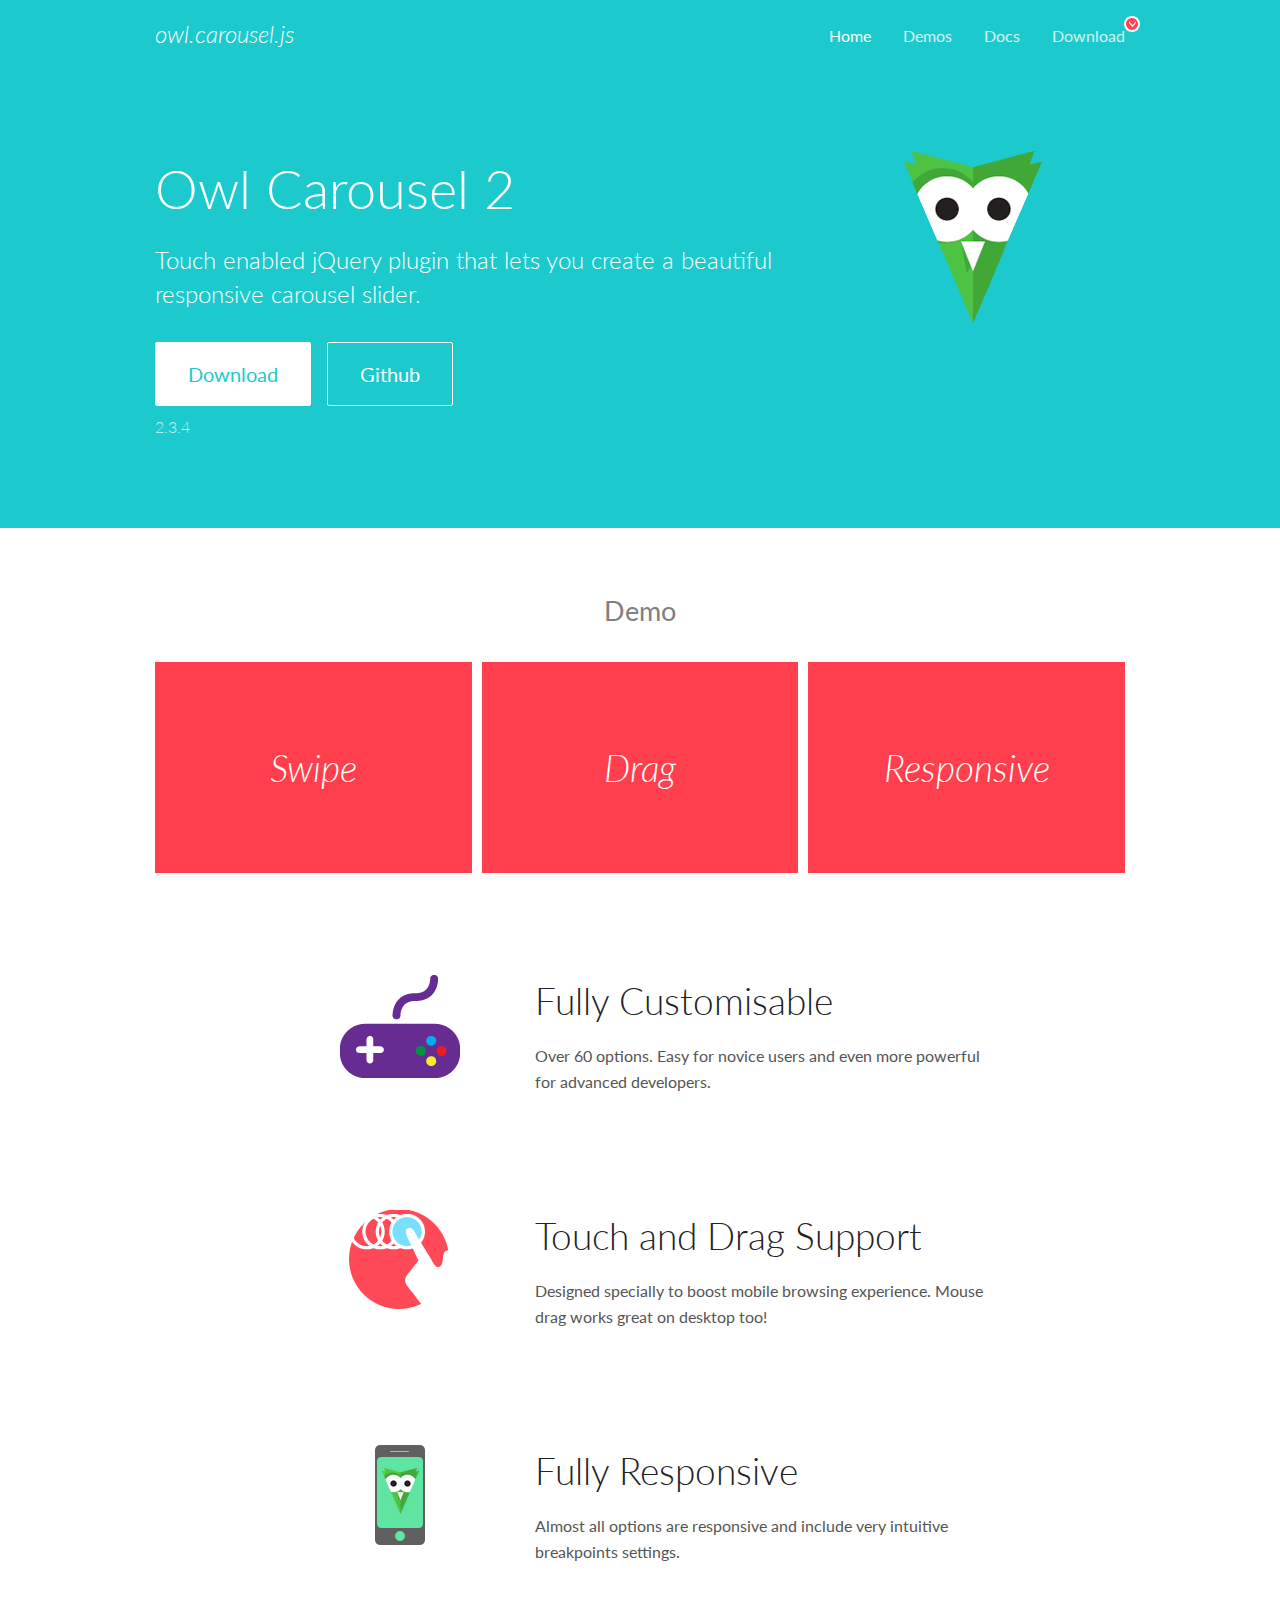
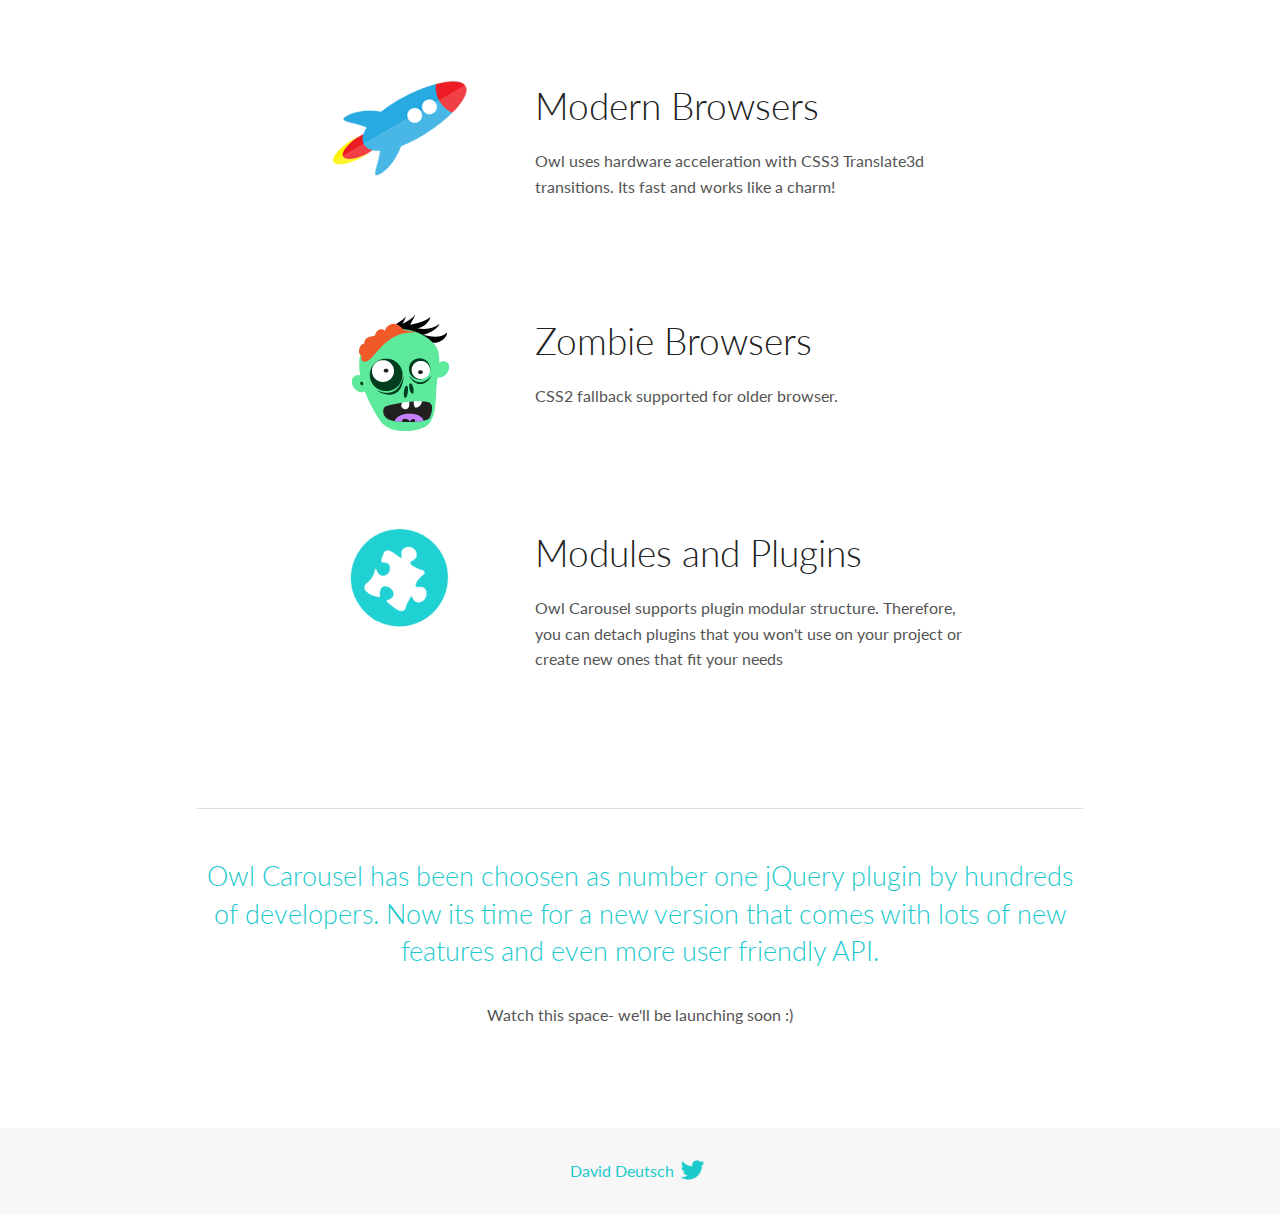
<file: OwlCarousel2-develop/docs/index.html>
<!DOCTYPE html>
<html lang="en">
  <head>

    <!-- head -->
    <meta charset="utf-8">
    <meta name="msapplication-tap-highlight" content="no" />
    <meta name="viewport" content="width=device-width, initial-scale=1.0" />
    <meta name="description" content="Touch enabled jQuery plugin that lets you create beautiful responsive carousel slider.">
    <meta name="author" content="David Deutsch">
    <title>
      Home | Owl Carousel | 2.3.4
    </title>

    <!-- Stylesheets -->
    <link href='https://fonts.googleapis.com/css?family=Lato:300,400,700,400italic,300italic' rel='stylesheet' type='text/css'>
    <link rel="stylesheet" href="assets/css/docs.theme.min.css">

    <!-- Owl Stylesheets -->
    <link rel="stylesheet" href="assets/owlcarousel/assets/owl.carousel.min.css">
    <link rel="stylesheet" href="assets/owlcarousel/assets/owl.theme.default.min.css">

    <!-- HTML5 shim and Respond.js IE8 support of HTML5 elements and media queries -->

    <!--[if lt IE 9]>
      <script src="https://oss.maxcdn.com/libs/html5shiv/3.7.0/html5shiv.js"></script>
      <script src="https://oss.maxcdn.com/libs/respond.js/1.3.0/respond.min.js"></script>
    <![endif]-->

    <!-- Favicons -->
    <link rel="apple-touch-icon-precomposed" sizes="144x144" href="assets/ico/apple-touch-icon-144-precomposed.png">
    <link rel="shortcut icon" href="assets/ico/favicon.png">
    <link rel="shortcut icon" href="favicon.ico">

    <!-- Yeah i know js should not be in header. Its required for demos.-->

    <!-- javascript -->
    <script src="assets/vendors/jquery.min.js"></script>
    <script src="assets/owlcarousel/owl.carousel.js"></script>
  </head>
  <body>

    <!-- header -->
    <header class="header">
      <div class="row">
        <div class="large-12 columns">
          <div class="brand left">
            <h3>
              <a href="/OwlCarousel2/">owl.carousel.js</a> 
            </h3>
          </div>
          <a id="toggle-nav" class="right">
            <span></span> <span></span> <span></span> 
          </a> 
          <div class="nav-bar">
            <ul class="clearfix">
              <li class="active">
                <a href="/OwlCarousel2/index.html">Home</a> 
              </li>
              <li> <a href="/OwlCarousel2/demos/demos.html">Demos</a>  </li>
              <li> <a href="/OwlCarousel2/docs/started-welcome.html">Docs</a>  </li>
              <li>
                <a href="https://github.com/OwlCarousel2/OwlCarousel2/archive/2.3.4.zip">Download</a> 
                <span class="download"></span> 
              </li>
            </ul>
          </div>
        </div>
      </div>
    </header>

    <!-- home panel -->
    <section id="hero">
      <div class="row">
        <div class="large-8 medium-8 columns">
          <h1>Owl Carousel 2</h1>
          <h4>Touch enabled jQuery plugin that lets you create a beautiful responsive carousel slider.</h4>
          <a href="https://github.com/OwlCarousel2/OwlCarousel2/archive/2.3.4.zip" class="hero-button">Download</a> 
          <a href="https://github.com/OwlCarousel2/OwlCarousel2" class="hero-button outline">Github</a> 
          <p>2.3.4</p>
        </div>
        <div class="large-4 medium-4 columns">
          <img class="owl-logo" src="assets/img/owl-logo.png" alt="mr. Owl">
        </div>
      </div>
    </section>

    <!-- body -->
    <div class="home-demo">
      <div class="row">
        <div class="large-12 columns">
          <h3>Demo</h3>
          <div class="owl-carousel">
            <div class="item">
              <h2>Swipe</h2>
            </div>
            <div class="item">
              <h2>Drag</h2>
            </div>
            <div class="item">
              <h2>Responsive</h2>
            </div>
            <div class="item">
              <h2>CSS3</h2>
            </div>
            <div class="item">
              <h2>Fast</h2>
            </div>
            <div class="item">
              <h2>Easy</h2>
            </div>
            <div class="item">
              <h2>Free</h2>
            </div>
            <div class="item">
              <h2>Upgradable</h2>
            </div>
            <div class="item">
              <h2>Tons of options</h2>
            </div>
            <div class="item">
              <h2>Infinity</h2>
            </div>
            <div class="item">
              <h2>Auto Width</h2>
            </div>
          </div>
        </div>
      </div>
    </div>
    <script>
      var owl = $('.owl-carousel');
      owl.owlCarousel({
        margin: 10,
        loop: true,
        responsive: {
          0: {
            items: 1
          },
          600: {
            items: 2
          },
          1000: {
            items: 3
          }
        }
      })
    </script>

    <!-- features -->
    <div id="features">
      <div class="row">
        <div class="small-12 medium-9 small-centered columns">
          <section class="row feature">
            <div class="medium-4 small-12 columns">
              <img src="assets/img/feature-options.png" alt="">
            </div>
            <div class="medium-8 small-12 columns">
              <h2>Fully Customisable</h2>
              <p>Over 60 options. Easy for novice users and even more powerful for advanced developers.</p>
            </div>
          </section>
          <section class="row feature">
            <div class="medium-4 small-12 columns">
              <img src="assets/img/feature-drag.png" alt="">
            </div>
            <div class="medium-8 small-12 columns">
              <h2>Touch and Drag Support</h2>
              <p>Designed specially to boost mobile browsing experience. Mouse drag works great on desktop too!</p>
            </div>
          </section>
          <section class="row feature">
            <div class="medium-4 small-12 columns">
              <img src="assets/img/feature-responsive.png" alt="">
            </div>
            <div class="medium-8 small-12 columns">
              <h2>Fully Responsive</h2>
              <p>Almost all options are responsive and include very intuitive breakpoints settings.</p>
            </div>
          </section>
          <section class="row feature">
            <div class="medium-4 small-12 columns">
              <img src="assets/img/feature-modern.png" alt="">
            </div>
            <div class="medium-8 small-12 columns">
              <h2>Modern Browsers</h2>
              <p>Owl uses hardware acceleration with CSS3 Translate3d transitions. Its fast and works like a charm! </p>
            </div>
          </section>
          <section class="row feature">
            <div class="medium-4 small-12 columns">
              <img src="assets/img/feature-zombie.png" alt="">
            </div>
            <div class="medium-8 small-12 columns">
              <h2>Zombie Browsers</h2>
              <p>CSS2 fallback supported for older browser.</p>
            </div>
          </section>
          <section class="row feature">
            <div class="medium-4 small-12 columns">
              <img src="assets/img/feature-module.png" alt="">
            </div>
            <div class="medium-8 small-12 columns">
              <h2>Modules and Plugins</h2>
              <p>Owl Carousel supports plugin modular structure. Therefore, you can detach plugins that you won&#x27;t use on your project or create new ones that fit your needs</p>
            </div>
          </section>
        </div>
      </div>
    </div>

    <!-- footer -->
    <section id="teaser-text">
      <div class="row">
        <div class="small-12 medium-11 small-centered columns">
          <hr>
          <h3 id="owl-carousel-has-been-choosen-as-number-one-jquery-plugin-by-hundreds-of-developers-now-its-time-for-a-new-version-that-comes-with-lots-of-new-features-and-even-more-user-friendly-api-">Owl Carousel has been choosen as number one jQuery plugin by hundreds of developers. Now its time for a new version that comes with lots of new features and even more user friendly API.</h3>
          <p>Watch this space- we&#39;ll be launching soon :)</p>
        </div>
      </div>
    </section>

    <!-- footer -->
    <footer class="footer">
      <div class="row">
        <div class="large-12 columns">
          <h5>
            <a href="/OwlCarousel2/docs/support-contact.html">David Deutsch</a> 
            <a id="custom-tweet-button" href="https://twitter.com/share?url=https://github.com/OwlCarousel2/OwlCarousel2&text=Owl Carousel - This is so awesome! " target="_blank"></a> 
          </h5>
        </div>
      </div>
    </footer>

    <!-- vendors -->
    <script src="assets/vendors/highlight.js"></script>
    <script src="assets/js/app.js"></script>
  </body>
</html>
</file>
<file: Class 13/css/style.css>
.cat_item{
    background-size: cover;
    background-position: center;
}
.cat_item h3{
    padding-top: 150px;
    padding-bottom: 20px;
    margin-left: 10px;
    color: white;
}
.cat_item1{
    background-image: url('../img/img1.jpg');
}
.cat_item2{
    background-image: url('../img/img2.jpg');
}
.cat_item3{
    background-image: url('../img/img3.jpg');
}
</file>
<file: Class 14/css/style.css>
body{
   
    font-family: 'Montserrat', sans-serif;
    background-color: #202022;
    
}
.header{
    /* background-color: black; */
    padding: 26px 0px;
    
}
.header_nav li a{
    color: #ffffff;
    font-size: 15px;
    font-weight: 400px;

}
.header_nav li a:hover{
    color: #F50D32;
}

.banner{
    padding-top: 50px;
    position: relative;
}
.banner_pattern{
    position: absolute;
    top: 80px;
    left: -20px;
}
.banner_content{
    padding-right: 100px;
}
.banner_content a{
    padding: 18px 42px;
    background-color: red;
    text-decoration: none;
    font-size: 16px;
    font-weight: 400;
    color: #ffffff;
    border-radius: 4px;
    margin-top: 35px;
}

.banner_content h4{
    font-size: 20px;
    font-weight: 500px;
    color: #F50D32;
    
}
.banner_content h1{
    font-size: 44px;
    font-weight: 700px;
    color: white;
    margin-top: 20px;
}
.banner_content p{
    font-size: 18px;
    font-weight: 400px;
    color: white;
    margin-top: 32px;
    margin-bottom: 55px;
    line-height: 28px;
}
.banner_content h5{
    padding: 18px 42px;
    background-color: #F50D32;
    text-decoration: none;
    font-size: 16px;
    font-weight: 400px;
    color: #ffffff;
    border-radius: 4px;
}
.banner_img img{
    box-shadow: -25px 25px 0px #2E2E30;
}

.banner_img{
    position: relative;
}
.boll{
    position: absolute;
    right: -20px;
    z-index: -1;
    top: -20px;
}
.service{
    margin-top: 120px;
}
.service_heading{
    position: relative;
}
.polygon{
    position: absolute;
    margin-top: 106px;
    left: 150px;
}
.ellipse{
    position: absolute;
    margin-top: 124px;
    left: -20px;
}
.service_heading h2{
    font-size: 34px;
    font-weight: 600;
    color: #ffffff;
    margin-bottom: 20px;
}
.service_heading hr{
    width: 100px;
    height: 5px;
    background-color: red;
}
.service_heading p{
    
    font-size: 16px;
    font-weight: 400;
    color: #ffffff;
    line-height: 28px;
    margin-top: 40px;
}

.service_item i{
    font-size: 30px;
    padding: 15px;
    background-color: #F50D32;
    border-radius: 50%;
    color: #ffffff;

}
.service_item h4{
    margin-top: 36px;
    font-size: 23px;
    font-weight: 500;
    color: #ffffff;
}
.service_item p{
    margin-top: 30px;
    font-size: 16px;
    font-weight: 400px;
    color: #ffffff;
    line-height: 28px;
    
}
.service_item a{
    color: #ffffff;
    font-size: 16px;
    font-weight: 500;
    line-height: 28px;
    text-decoration: none;
}
.service_item a i{
    background-color: transparent;
    font-size: 24px;
}
.service_item{
    margin-bottom: 40px;
}
.skill{
    margin-top: 120px;
    color: #ffffff;

}
.skill_heading{
    
    text-align: center;
    color: #ffffff;
}
.skill_heading h2{
    
    font-size: 34px;
    font-weight: 600px;
    color: #ffffff;
}
.skill_heading p{
    font-size: 16px;
    font-weight: 400;
    color: #ffffff;
    line-height: 28px;
}

.skill_underline{
    width: 100px;
    height: 5px;
    background-color: #F50D32;
    margin: 0px auto;
    margin-top: 22px;
    margin-bottom: 22px;
}
.skill_box{
    margin-top: 70px;
}
.skill_item{
    padding: 40px;
    border: 3px solid #2E2E30;
}
.skill_item h4{
   
    font-size: 16px;
    font-weight: 400;
    color: red;
}
.skill_item h3{
    margin-top: 15px;
    margin-bottom: 19px;
    font-size: 22px;
    font-weight: 600;
    color: #ffffff;
}
.skill_item p{
    color: #ffffff;
}
.pro_bar{
    border-radius: 0px;
}
.custom_bar{
    background-color: #F50D32;
    border-radius: 0px;
}
.skill_progress{
    margin-top:70px;
}

.progress_item{
    margin-top: 30px;
}
.progress_item h3{
    font-size: 18px;
    font-weight: 400;
    line-height: 28px;
}
.pricing{
    margin-top: 120px;
}
.pricing_heading{
    text-align: center;
    color: #ffffff;
}
.pricing_heading h2{
    font-size: 34px;
    font-weight: 600px;
    color: #ffffff;
}
.pricing_heading p{
    font-size: 16px;
    font-weight: 400;
    color: #ffffff;
    line-height: 28px;
}
.pricing{
    color: #ffffff;
}
.pricing_item{
    margin-top: 48px;
}
.pricing_item:hover{
    background-color: #2E2E30;
}
.pricing_item{
    padding: 45px;
    border: 3px solid #2E2E30;
    text-align: center;
}
.pricing_item h4{
    font-size: 20px;
    font-weight: 600;
    
}
.cube{
    padding: 20px;
    font-size: 40px;
    background-color: #F50D32;
    color: #ffffff;
    border-radius: 50%;
    margin-top: 25px;
    margin-bottom: 25px;
}
.pricing_item h2{
    font-size: 44px;
    font-weight: 800;
   
}

.pricing_item span{
    font-size: 14px;
    font-weight: 400;
    line-height: 28px;
    margin-bottom: 34px;

}
.pricing_item span i{
    font-size: 29px;
    padding-right: 17px;
}
.pricing_item a{
    text-align: center;
    text-decoration: none;
    padding: 12px 29px;
    font-size: 16px;
    font-weight: 400;
    color: #ffffff;
    border: 1px solid #ffffff;
   
}
.pricing_item a i{
    
    background-color: transparent;
    font-size: 24px;
    margin-left: 10px;

}
.pricing_item a:hover{
    background-color: #F50D32;
   
}
.pricing_item ul li{
    list-style: none;
}
.pricing_item ul li i{
    padding: 3px;
    background-color: #ffffff;
    font-size: 24px;
    color: #202022;
    border-radius: 50%;
}

.work{
    margin-top: 120px;
}
.work_item_row{
    margin-bottom: 100px;
}
.work_heading{
    text-align: center;
    color: #ffffff;
}
.work_heading h2{
    font-size: 34px;
    font-weight: 600px;
    color: #ffffff;
}
.work_heading p{
    font-size: 16px;
    font-weight: 400;
    line-height: 28px;
    color: #ffffff;
    
}

.work_item h3{
    color: #ffffff;
    font-size: 34px;
    font-weight: 600;
    line-height: 44px;

   
}
.work_item p{
    color: #ffffff;
    font-size: 14px;
    font-weight: 400;
    line-height: 28px;
    margin-bottom: 34px;

}
.work_item span i{
    font-size: 29px;
    padding-right: 17px;
}
.work_item a{
    text-align: center;
    text-decoration: none;
    padding: 12px 29px;
    font-size: 16px;
    font-weight: 400;
    color: #F50D32;
  
   
}
.work_item a i{
    
    background-color: transparent;
    font-size: 24px;
    margin-left: 10px;

}
.test{
    margin-top: 120px;
}

.test_heading{
    text-align: center;
    color: #ffffff;
}
.test_heading h2{
    font-size: 34px;
    font-weight: 600px;
    color: #ffffff;
}
.test_heading p{
    font-size: 16px;
    font-weight: 400;
    line-height: 28px;
    color: #ffffff;
    
}
.test_item {
    text-align: center;
    padding: 43px 38px;
    background-color: #2E2E30;
 
}


.test_item p{
    color: #ffffff;
    font-size: 17px;
    font-weight: 400;
    line-height: 28px;
    margin-top: 30px;
    margin-bottom: 22px;
    font-style: italic;
}
.test_item h4{
    color: #ffffff;
    font-size: 18px;
    font-weight: 500;
    margin-top: 20px;
    margin-bottom: 16px;    

   
}
.test_item h5{
    color: #ffffff;
    

   
}
.test_item_row{
    margin-top: 60px;
}

.test_item i{
    font-size: 60px;
    color: #F50D32;
}


.disco{
    margin-top: 120px;
}
.disco_cont{
    background-color: #2E2E30;
    padding: 75px 78px;
}
.disco_content h3{
    color: #ffffff;
    font-size: 34px;
    font-weight: 600;
}
.disco_btn{
    text-align: right;
}
.disco_btn a{
    background-color: #F50D32;
    font-size: 16px;
    color: #ffffff;
    padding: 18px 42px;
    border-radius: 4px;
    text-decoration: none;
}
.footer{
    margin-top: 120px;
    background-color: #161616;
    padding-top: 116px;
    padding-bottom: 154px;
    position: relative;    
}
.footer_content{
    text-align: center;
    color: #ffffff;

}

.footer_content i{
   padding: 11px;
   font-size: 24px;
   color: #ffffff;
   background-color: #2E2E30;
   border-radius: 50%;
   margin-top: 58px;
   margin-right: 27px;
}
.footer_img{
    position: absolute;
    bottom: -170px;
    right: 0px;
}




/* about page css */
.about_boll{
    left: -20px;
    top:-30px;
}

.about_banner_img img{
    box-shadow:25px 25px 0px #2E2E30;
}
.about_banner_content{
    padding-right: 0px;
    padding-left: 120px;
}
</file>
<file: Class 5/style.css>
body{
    margin: 0;
}
.hedear{
    background-color: rgb(41, 250, 52);
    display: flex;
    flex-direction: row;
    justify-content: space-between;
}
.logo h3 {
    margin-left: 20px; 
}
.menu{
   
}
.menu ul {
    margin:0px;
    margin-top: 20px;
    margin-right: 10px;
    
}
.menu ul li{
    list-style: none;
    display: inline-block;
    margin-left: 20px;
    
}

.menu ul li a {
    text-decoration: none;
    color: #fcf7f7;
    font-size: 20px;
}
.menu ul li a:hover{
    color: chocolate;
}


.banner{
    background-color: chocolate;
    display: flex;
    flex-direction: row;
    justify-content: space-between;
}

.banner_content{
    background-color: yellow;
    width: 50%;
    text-align: center;
}


.banner_content h3{
    font-size: 20px;
    color: rgb(255, 0, 0);
}


.banner_content h1{
    font-size: 50px;
    color: blueviolet;
}


.banner_content a{
    text-decoration: none;
    background-color: rgb(250, 27, 27);
    padding: 5px 15px;
    color: #fcf7f7;
    border-radius: 10px;

}


.banner_content a:hover{
    background-color:rgb(34, 0, 155);
}


.banner p{
    text-align: justify;
    margin-left: 10px;
    margin-right: 10px;
}

.banner_img{
    background-color: black;
    width: 50%;
}

.banner_img img{
    width: 100%;
}


.service{

    display: flex;
    flex-direction: row;
    justify-content: space-between;
    margin-top: 60px;
    height: 250px;
    text-align: center;

}
.service img{
    width: 50px;
    height: 50px;
    padding-top: 10px;
}

.service1{
    width: 30%;
    background-color: aquamarine;
}

.service2{
    width: 30%;
    background-color: aquamarine;
    margin-right: 5%;
    margin-left: 5%;
}

.service3{
    width: 30%;
    background-color: aquamarine;
}
.portfolio{
    width: 100%;
    height: 250px;
    background-color: rgb(240, 7, 220);
    float: left;
    margin-top: 60px;
    text-align: center;
}
.portfolio img{
    width: 50px;
    height: 50px;
    padding-top: 10px;
}

.project{
    background-color: rgb(24, 5, 199);
    display: flex;
    flex-direction: row;
    justify-content: space-between;
    margin-top: 10px;
}

.project1_img{
    background-image: url('pic2.jpg');
    background-size: cover;
    width: 300px;
    height: 200px;
}
.project1_content{
    background-color: red;
}
.project1{
    position: relative;
}
.project1_content{
    position: absolute;
    top: 0px;
    width: 100%;
    height: 100%;
    background-color: rgba(0,0,0,.7);
    text-align: center;
    visibility: hidden;
}
.project1:hover .project1_content{
    visibility: visible;
}
.project2_img{
    background-image: url('pic2.jpg');
    background-size: cover;
    width: 300px;
    height: 200px;
}
.project2{
    position: relative;
}
.project2_content{
    position: absolute;
    top: 0px;
    width: 100%;
    height: 100%;
    background-color: rgba(0,0,0,.7);
    text-align: center;
    visibility: hidden;
}
.project2:hover .project2_content{
    visibility: visible;
}
.project3_img{
    background-image: url('pic2.jpg');
    background-size: cover;
    width: 300px;
    height: 200px;
}
.project3{
    position: relative;
}
.project3_content{
    position: absolute;
    top: 0px;
    width: 100%;
    height: 100%;
    background-color: rgba(0,0,0,.7);
    text-align: center;
    visibility: hidden;
}
.project3:hover .project3_content{
    visibility: visible;
}
</file>
<file: Projecect1/style.css>
/* .body{
    background-color: orange;
} */


.demo{
    width: 20%;
    height: 80px;
    background-color:#EF1111;
    float: left;
}
.demo h3{
    margin-left: 50px;
    font-size: 30px;
    color: white;
}
/* Existing CSS ... */

.button {
    display: inline-block;
    background-color: #FF9900;
    color: white;
    padding: 10px 20px;
    border-radius: 5px;
    text-decoration: none;
    margin-top: 20px;
    font-size: 18px;
    transition: background-color 0.3s ease;
}

.button:hover {
    background-color: #E58300;
}

/* Existing CSS ... */

.demo1{
    
    width: 80%;
    height: 80px;
    background-color:#A70CC1;
    float: left;
}
.demo1 ul{
    
    margin: 0px;
    margin-top: 20px;
    text-align: center;
}
.demo1 ul li{
    list-style: none;
    display: inline-block;

}
.demo1 ul li a{
    
    color: #ffffff;
    text-decoration: none;
    margin-left: 20px;
    font-size: 30px;
    
    
}
.banner1{

    width: 50%;
    height: 400px;
    background-color: #678BE9;
    float: left;
    margin-top: 60px;
    text-align: center;
}
.banner2{
    width: 50%;
    height: 400px;
    background-color: bisque;
    float: left;
    margin-top: 60px;
}
.banner2 img{
    width: 100%;
    height: 400px;
}
.service1{
    width: 30%;
    height: 250px;
    background-color:#00E35B;
    float: left;
    margin-top: 60px;
    text-align: center;
    

}
.service1 img{
    width: 50px;
    height: 50px;
    padding-top: 10px;
    
}
.service1 h3{
    font-size: 25px;
    font-weight: bold;


}
.service2{
    width: 30%;
    height: 250px;
    background-color: #00E35B;
    float: left;
    margin-top: 60px;
    margin-left: 5%;
    margin-right: 5%;
    text-align: center;

}
.service2 img{
    width: 50px;
    height: 50px;
    padding-top: 10px;
    
}
.service2 h3{
    font-size: 25px;
    font-weight: bold;


}
.service3{
    width: 30%;
    height: 250px;
    background-color: #00E35B;
    float: left;
    margin-top: 60px;
    text-align: center;

}
.service3 img{
    width: 50px;
    height: 50px;
    padding-top: 10px;
    
}
.service3 h3{
    font-size: 25px;
    font-weight: bold;


}
.portfolio{
    width: 100%;
    height: 250px;
    background-color: rgb(240, 7, 220);
    float: left;
    margin-top: 60px;
    text-align: center;
}
.portfolio img{
    width: 50px;
    height: 50px;
    padding-top: 10px;
}
.project1{
    width: 30%;
    height: 200px;
    background-color: #A3BE90;
    float: left;
    margin-top: 60px;
    text-align: center;
    
}
.project1 h2{
    margin-top: 45px;
    font-size: 35px;
}
.project2{
    width: 30%;
    height: 200px;
    background-color: #A3BE90;
    float: left;
    margin-top: 60px;
    text-align: center;
    margin-left: 5%;
    margin-right: 5%;
}
.project2 h2{
    margin-top: 45px;
    font-size: 35px;
}
.project3{
    width: 30%;
    height: 200px;
    background-color: #A3BE90;
    float: left;
    margin-top: 60px;
    text-align: center;
}
.project3 h2{
    margin-top: 45px;
    font-size: 35px;
}
.pt {
    color: white;
    display: inline-block;
    background-color: #9c9b9a;
    color: white;
    padding: 6px 42px;
    border-radius: 5px;
    text-decoration: none;
    font-size: 30px;
    transition: background-color 0.3s ease;
}

.footer1{
    width: 40%;
    height: 200px;
    background-color: rgb(255, 230, 2);
    float: left;
    margin-top: 60px;
}

.footer2{
    width: 20%;
    height: 200px;
    background-color: rgb(0, 0, 0);
    float: left;
    margin-top: 60px;
}

.footer3{
    width: 40%;
    height: 200px;
    background-color: rgb(255, 230, 2);
    float: left;
    margin-top: 60px;
}




/* //flaticon */
</file>
<file: Project2/style.css>
body{
    margin: 0px;
}
.header{
    background-color: rgb(14, 227, 255);
    display: flex;
    flex-direction: row;
    justify-content: space-between;
}
.logo{
    font-size: 20px;
}
.logo h3{
    margin-left: 30px;
}
.menu{

}
.menu ul{
        margin: 0px;
        margin-top: 20px;
        margin-right: 10px;


}
.menu ul li{
    list-style: none;
    display: inline-block;
    margin-left: 20px;
}
.menu ul li a{
    text-decoration: none;
    color: white;
    font-size: 20px;
}
.menu ul li a:hover{
    color: orange;
}
.banner{
    background-color: orange;
    display: flex;
    flex-direction: row;
    justify-content: space-between;
    
}
.banner_content{
    background-color: yellow;
    width: 50%;
    text-align: center;

    
}
.banner_content h3{
    font-size: 40px;
    color: black;
}
.banner_content h1{
    font-size: 50px;
    color: black;
}
.banner_content p{
    text-align: justify;
    margin-left: 10px;
    margin-right: 10px;
}
.banner_content a{
    text-decoration: none;
    background-color: #ff4400;
    padding: 5px 15px;
    color: white;
    border-radius: 10px;

}
.banner_content a:hover{
    background-color: blue;
}
.banner_img{
    background-color: rgb(21, 241, 157);
     width: 50%; 
    
}
.banner_img img{
    width: 100%;
    display: block;
}
.service{
    display: flex;
    flex-direction: row;
    justify-content: space-between;
    margin-top: 50px;
    text-align: center;
    
}
.service1{
    background-color: #01E35B;
    width: 30%;
    height: 250px;
    
}
.service1 img{
    margin-top: 25px;
    width: 10%;
}
.service1 h2{
    font-size: 30px;
}
.service1 p{
    font-size: 16px;
}
.service2{
    background-color: #01E35B;
    width: 30%;
    height: 250px;
    margin-left: 5px;
    margin-right: 5px;
}
.service2 img{
    margin-top: 25px;
    width: 10%;
}
.service2 h2{
    font-size: 30px;
}
.service2 p{
    font-size: 16px;
}
.service3{
    background-color: #01E35B;
    width: 30%;
    height: 250px;
}
.service3 img{
    margin-top: 25px;
    width: 10%;
}
.service3 h2{
    font-size: 30px;
}
.service3 p{
    font-size: 16px;
}
.portfolio{
    background-color: #01E35B;
    margin-top: 50px;
    margin-left: 20%;
    margin-right: 20%;
    text-align: center;
    
}
.portfolio img{
    margin-top: 25px;
    width: 10%;
}
.portfolio h2{
    font-size: 30px;
}
.portfolio p{
    font-size: 16px;
   
}
.project{
    
    display: flex;
    flex-direction: row;
    justify-content: space-between;
    height: 250px;
    margin-top: 50px;
   
}
.project a{
    text-decoration: none;
    background-color: aliceblue;
    border-radius: 10px;
    font-size: 40px;
}
.project h2{
    font-size: 35px;
}
.project1{
    background-color: #595858;
    text-align: center;
    width: 30%;
    padding-top: 30px;
}

.project a{
    text-decoration: none;
    background-color: aliceblue;
    border-radius: 10px;
    font-size: 40px;
}
.project2
{
    background-color: #595858;
    text-align: center;
    width: 30%;
    margin-left: 5%;
    margin-right: 5%;
    padding-top: 30px;

}
.project3{
    background-color: #595858;
    text-align: center;
    width: 30%;
    padding-top: 30px;

}
.project a{
    background-color: wheat;
}
</file>
<file: Siddik/style.css>
body{
    
    margin: 0px;
    padding: 0px;
    list-style: none;
    text-decoration: none;
    font-family: 'Poppins', sans-serif;
}
.header{
    width: 100%;
    height: 80px;
    margin: 0px;
    padding: 20px 0px;
    display: flex;
    flex-direction: row;
    justify-content:space-between;
    box-shadow:  0px 0px 5px rgba(0, 0, 0, 0.3);
  
}
.logo{
    margin-top: 10px;
    width: 20%;
   
}
.logo img{

    width: 100%;
    height: 50px;
    margin-top: 10px;
    margin-left: 20px;
}
.nav{
    margin-top: 10px;
    width: 80%;
    padding-left: 24rem;
    
}
.nav ul{

    margin: 0px;
    padding: 0px;
    text-align: center;
    margin-top: 15px;
}
.nav ul li{
    list-style: none;
    display: inline-block;
    margin-left: 20px;
    

}
.nav ul li a{
    color: black;
    font-size: 18px;
    text-decoration: none;

}
.nav ul li a:hover {
    color:#F95A30;
    transition: 0.5s ease;
}
.primary_button{
    background-color: #f56943e2;
    padding: 10px 15px;
    border-radius: 18px;
    color:white;
    font-weight: 700;
    font-size: 14px;
    text-decoration: none;
}

.primary_button:hover {
    background-color: #F95A30;
    padding: 10px 15px;
    border-radius: 18px;
    color:white;
    font-weight: 700;
    font-size: 14px;
    cursor: pointer;
    transition: 1s ease;
}

/* bannner css */


.banner{
    width: 100%;
    height: 100vh;
    display: flex;
    flex-direction: row;
    justify-content: space-between;
}

.hello{
    width: 50%;   
    margin-left: 20px;
    margin-left: 4rem;
 
   
    
}
.hello h2{
    margin-top: 10rem;
    margin-bottom: -3.7rem;
    font-size: 3.5rem;
    color:#323232;
    font-weight: bold;
    font-weight: bold;
}
.hello h1{
    font-size: 80px;
    color:#666666;
    margin-bottom: -.7rem;
    font-weight: bold;
    font-family: 'Lobster', cursive;
}
.hello p{
    font-size: 30px;
    color:#323232;
    font-weight: bold;
    padding-bottom: 10px;
}
.social_menu{
    display: flex;
    margin-top: 25px;

}
.social_menu a{
    margin-right: 15px;
    height: 40px;
    width: 40px;
    text-align: center;
    line-height: 34px;
    font-size: 20px;
    color: #F95A30;
    border-radius: 50%;
    border: 3px solid #F95A30;
    transition: .3s ease;
}
.social_menu a:hover{
    color: white;
    background-color: #F95A30;
}
.man{
    width: 50%;
}
.man img{
    padding-top: 20px;
    width: 100%;
    height: 100%;
    display: block;
}
.hire_me{
    margin-right: 20px;
}
.hire_me a{
    text-decoration: none;
    background-color: #f95c309e;
    padding: 10px 20px;
    border-radius: 15px;
    color: white;
    font-size: 16px;
    font-weight: bold;
    
}
.hire_me a:hover{
    text-decoration: none;
    background-color: #F95A30;
    padding: 10px 20px;
    border-radius: 15px;
    color: white;
    font-weight: bold;
    transition: 1s ease;
}

.cv a{
    text-decoration: none;
    background-color: #2d2b2ba0;
    padding: 10px 20px;
    border-radius: 15px;
    color: white;
    font-size: 16px;
    font-weight: bold;
}
.cv a:hover{
    text-decoration: none;
    background-color: #2d2b2b;
    padding: 10px 20px;
    border-radius: 15px;
    color: white;
    font-size: 16px;
    font-weight: bold;
    transition: 1s ease;
}

/* container */


.about{
    
    padding: 0.5px 0px;
    position: relative;
}
.about_count{
    position: absolute;
    top: -60px;
    background-color: #ffff;
    box-shadow: 0px 0px 10px gray;
    width: 50%;
    left: 25%;
    border-radius:50px;
    text-align: center;
    padding: 20px 0px;
   
    
}
.about_count ul{
    padding: 0px;
    margin: 0px;
}
.about_count ul li{
    
    display: inline-block;
    border-left: 1px solid gray;
    margin-left: 10px;
    margin-right: 10px;
    padding-left: 10px;
   
}
.about_count ul li.first{
    border: none;
}
.about_info{
    padding-top: 120px;
    margin-top: 60px;
    width: 100%;
    display: flex;
    flex-direction: row;
    justify-content: space-between;
  
}
.about_info_img{

    width: 30%;
    padding-left: 50px;
    
    
}
.about_info_img img{

    width: 80%;
    padding-left: 50px;
    
}
.about_info_content{
    width: 70%;
    padding-left: 50px;
}
.section_headline{
    margin-top: 4rem;
    text-align: center;
    color: #323232; 
}
/* 
.service_block{
    margin-top: 80px;
    display: flex;
    flex-direction: row;
    justify-content: space-between;
}

.service_card{
    width: 25%;
    padding-inline: 20px;
}
.service_card .inside {
    box-shadow: 0 0 5px rgba(0, 0, 0, 0.3);
    padding: 80px 0;
    text-align: center;
    color: var(--black_color_opacity);
    transition: .3s ease;
    user-select: none;
}
.service_card .inside i {
    color: var(--highlight_color);
    font-size: 35px;
    margin-bottom: 15px;
}
.service_card .inside h1 {
    font-weight: 500;
    font-size: 22px;
}
.service_card .inside:hover{
    background-color: #F95A30;
    color: white;
}
.service_card .inside:hover i{
    color: white;
} */

.service_list{
    display: flex;
    flex-direction: row;
    justify-content: space-around;
}
.service_list_item
{
    background-color: #ffff;
    box-shadow: 0px 0px 10px black;
    padding: 80px;
    text-align: center;
}
.service_list_item:hover {
    background-color: #F95A30;
    color:white;
 
}
/* .skill_section{
    width: 100%;
    margin-top: 80px;
    display: flex;
    flex-wrap: wrap;

}
.skill_card{
    
    
    width: 45%;
    margin: 0px auto;
    
}
.skill_card .inside h1 {
    font-size: 16px;
    color: #323232; 
    font-weight: 600;
}


.progress_bar {
    width: 100%;
    background-color: rgba(0, 0, 0, 0.1);
    height: 4px;
    margin-top: 10px;
    border-radius: 5px;
}
.progress_bar .progress {
    width: 90%;
    background-color: #F95A30;
    height: 100%;
    border-radius: 5px;
} */

.skill{
    
    padding: 60px 0px;
}
.skill_heading{
    width: 80%;
    margin: 0px auto;
    text-align: center;
   
}

.progress{
    display: flex;
    flex-wrap: wrap;
    justify-content: space-around;
    margin: 0px auto;
    width: 100%;
  
}
.progress_item{
    width: 45%;

}
.progress_bar{
    background-color:rgba(0, 0, 0, 0.1);
    width: 100%;
    height: 5px;
}
.progress_bar_child{
    background-color: #F95A30;
    width: 80%;
    height: 5px;
}
.portfolio{
    padding: 60px 0px;
    
}
.portfolio_heading{
    width: 80%;
    margin: 0px auto;
    text-align: center;
}
.portfolio_item{
    display: flex;
    flex-wrap: wrap;
    justify-content: space-around;
}

.portfolio_item_list{
    width: 300px;
    height: 250px;
    position: relative;
    overflow: hidden;
    margin-right: 20px;
    margin-left: 20px;
}
.p_item_list_content{
    position: absolute;
    background-color: rgba(0, 0, 0, 0.7);
    top: 0px;
    width: 100%;
    height: 240px;
    transform: translateY(-100%);
    display: flex;
    flex-direction: column;
    justify-content: center;
    align-items: center;
}
.portfolio_item_list img{
    width: 100%;
}


.portfolio_item_list:hover .p_item_list_content{
    transform: translateY(-0%);
    transition: .5s;
}

.testimonial{
    
    width: 50% !important;
    margin: 0px auto !important;
    justify-content: center !important;
    text-align: center !important;
}
.testimonial_box{
    margin-top: 70px;
    background-color: #ffffff ;
    padding: 60px ;
    height: 250px ;
    box-shadow: 0 0 10px rgba(0, 0, 0, 0.2) !important;
}
.testimonial_img img{
    
    height: 80px !important;
    width: 80px !important;
    border-radius: 50% ;
    margin: 0px auto;
    margin-bottom: 30px ;
}
.testimonial_box_content p{
    margin-bottom: 35px;
}
.testimonial_box_content h3{
    margin: 0px;
}
.testimonial_box_content h4{
    margin: 0px;
}







.blog{
    width: 100%;
    margin-top: 40px;
}

.my_content{
    width: 50%;
    margin: 0px auto;
    text-align: center;
}
.blog_section{
    display: flex;
    flex-direction: row;
    justify-content: space-between;
    width: 90%;
    margin: 0px auto;
    text-align: left;
}

.blog1{
    
    
    width: 30%;
    box-shadow:0px 0px 5px rgba(0, 0, 0, 0.3);;
  
}
.blog1 img{
    max-width: 100%;
}
.blog_content{
    padding:0px 20px;
}
.blog2{
   
    width: 30%;
    box-shadow:0px 0px 5px rgba(0, 0, 0, 0.3);;
    
}
.blog2 img{
    max-width: 100%;
}
.blog3{
    width: 30%;
    box-shadow:0px 0px 5px rgba(0, 0, 0, 0.3);;
    
}

.blog3 img{
    max-width: 100%;
}





.hire{
    
    display: flex;
    flex-direction: row;
    justify-content: space-between;
    width: 96%;
    height: 140px;
    margin: 0px auto;
    margin-top: 60px;
    background-color: #F95A30;
    color: white;
    border-radius: 15px;
}
.hire_left{
    margin:10px 45px;
    padding-top: 20px;
}
.hire_left h2{
    margin: 0px;
}

.hire_right{
    margin: 58px 45px;
    text-decoration: none;
}
.hire_right a {
    background-color:  rgb(241, 241, 241);
    padding: 10px 15px;
    border-radius: 18px;
    color:black;
    font-weight: 600;
    font-size: 14px;
    text-decoration: none;
}

.hire_right a:hover{
    background-color:#c3c3c3;
}








.contact{
    margin-top: 20px;
    padding: 60px 0px;
    background-color: white;
}
.contact_heading{
    text-align: center;
}
.contact_item{
    width: 90%;
    margin: 0px auto;
    box-shadow: 0px 0px 10px gray;
    background-color: white;
    display: flex;
    flex-direction: row;
    justify-content: space-between;
    padding: 40px ;

}
.contact_form{
    width: 55%;
    padding: 40px 30px;
    color: black;
    border-right: 1px solid rgba(0, 0, 0, 0.15);
}
.contact_form form input{
    display: block;
    width: 100%;
    padding: 10px;
    font-size: 16px;
    margin-bottom: 15px;
    border: 1px solid rgba(0, 0, 0, 0.15);
    outline: none;
    border-radius: 8px;
}

.contact_form form textarea{
    display: block;
    width: 100%;
    padding: 10px;
    font-size: 16px;
    margin-bottom: 15px;
    border: 1px solid rgba(0, 0, 0, 0.15);
    outline: none;
    border-radius: 8px;
    height: 150px;
    resize: vertical;
}


.contact_form input[type="submit"]{
    background-color: #f56943e2;
    border: none;
    border-radius: 30px;
    font-size: 14px;
    font-weight: 700;
    color: white;
    cursor: pointer;
    transition: .3s ease;
}

.contact_address{
 
    width: 45%;
    padding-left: 50px;
    margin-top: 40px;
}
.contact_address_item{
    display: flex;
    flex-direction: row;
    justify-content: left;
    align-items: center;
    margin-top: 40px;
    border-bottom: 0.7px solid black;
    padding-bottom: 20px;
}
.c_item_icon{
    width: 50px;
    
}

.c_item_icon i{
    height: 40px;
    width: 40px;
    border-radius: 50%;
    border: 1px solid #F95A30;
    font-size: 18px;
    color: #F95A30;
    line-height: 38px;
    text-align: center;
    margin-right: 20px;

}

.c_item_content h3{
    margin: 0px;
}
.c_item_content p{
    margin: 0px;
}

.footer{
    width: 96%;
    margin: 0px auto;
    display: flex;
    flex-direction: row;
    justify-content: space-between;
    padding: 40px 0px;
    margin-top: 40px;
}
</file>
<file: textillate-master/assets/style.css>
* {
  -webkit-box-sizing: border-box;
  -moz-box-sizing: border-box;
  box-sizing: border-box;
}

body {
  margin: 0;
  background: #282828;
  color: #eee;
  font-family: 'Helvetica Neue', Arial, 'Liberation Sans', FreeSans, sans-serif;
  font-size: 14px;
}

h1, h2, h3, h4, h5, h6 {
  margin: 10px 0;
  font-weight: 200;
}

h2 {
  font-size: 1.8em;
  font-weight: 200;
  color: #888;
  letter-spacing: 1px;
} 

section {
  margin-bottom: 20px;
}

p {
  margin: 0;
  line-height: 1.5;
  font-weight: 200;
}

a {
  color: #00aaee;
  text-decoration: none;
}

a:hover {
  color: #0077a2;
  text-decoration: underline;
}

.hide {
  display: none;
}

.decal {
  height: 2px;
  background-color: #000;
  border-bottom: 1px solid #333;
}

.container {
  max-width: 940px;
  margin-right: auto;
  margin-left: auto;
}

/* EFFECTS
***************/

.glow {
  text-shadow: 0 0 0 rgba(0, 0, 0, 0);
    -webkit-transition: text-shadow 1s linear;
       -moz-transition: text-shadow 1s linear;
         -o-transition: text-shadow 1s linear;
            transition: text-shadow 1s linear;
}

.glow.in {
  text-shadow: 
    0.025em 0.025em 0.025em rgba(0, 0, 0, 0.8),
    0 0 0.5em rgba(255, 255, 255, 0.3);
}

.fade {
  opacity: 0;
    -webkit-transition: opacity 1s linear;
       -moz-transition: opacity 1s linear;
         -o-transition: opacity 1s linear;
            transition: opacity 1s linear;
}

.fade.in {
  opacity: 1;
}

/* BUTTONS
***************/

.btn {
  color: #fff;
  text-shadow: 0 -1px 0 rgba(0, 0, 0, 0.25);
  display: inline-block;
  text-decoration: none;
  font-weight: 200;
  text-align: center;
  vertical-align: middle;
  cursor: pointer;
  border-radius: 0.5em;
  padding: 0.8em 1.2em;
  background-color: #ED303C;
  background-image: -moz-linear-gradient(top, #ED303C, #8D121A);
  background-image: -webkit-gradient(linear, 0 0, 0 100%, from(#ED303C), to(#8D121A));
  background-image: -webkit-linear-gradient(top, #ED303C, #8D121A);
  background-image: -o-linear-gradient(top, #ED303C, #8D121A);
  background-image: linear-gradient(to bottom, #ED303C, #8D121A);
  background-repeat: repeat-x;
  -webkit-box-shadow: inset 0 1px 0 rgba(255,255,255,.1), 0 1px 5px rgba(0,0,0,.25);
     -moz-box-shadow: inset 0 1px 0 rgba(255,255,255,.1), 0 1px 5px rgba(0,0,0,.25);
          box-shadow: inset 0 1px 0 rgba(255,255,255,.1), 0 1px 5px rgba(0,0,0,.25);
}

.btn:hover,
.btn-primary:active,
.btn-primary.active,
.btn-primary.disabled,
.btn-primary[disabled] {
  text-decoration: none;
  color: #ddd;
  background-color: #8D121A;
  background-position: 0 -15px;
  -webkit-transition: background-position 0.1s linear;
     -moz-transition: background-position 0.1s linear;
       -o-transition: background-position 0.1s linear;
          transition: background-position 0.1s linear;
}

.btn.active,
.btn:active {
  background-image: none;
  outline: 0;
  -webkit-box-shadow: inset 0 2px 4px rgba(0, 0, 0, 0.15), 0 1px 2px rgba(0, 0, 0, 0.05);
     -moz-box-shadow: inset 0 2px 4px rgba(0, 0, 0, 0.15), 0 1px 2px rgba(0, 0, 0, 0.05);
          box-shadow: inset 0 2px 4px rgba(0, 0, 0, 0.15), 0 1px 2px rgba(0, 0, 0, 0.05);
}

/* MARKETING
***************/

.jumbotron {
  position: relative;
  padding: 3em 0;
  text-align: center;
  background: #242424;
}

.jumbotron h1 {
  color: #fff;
  font-family: Rokkitt;
  font-size: 13em;
  font-weight: 200;
  text-shadow: 0.025em 0.025em 0.025em rgba(0, 0, 0, 0.8);
  visibility: hidden;
}

.jumbotron h1 .char11 {
  color: #ED303C;
}

.jumbotron p {
  margin-top: -1em;
  letter-spacing: 0.15em;
  color: #ccc;
  font-size: 1.25em;
  font-weight: 200;
  text-shadow: 0.1em 0.1em 0.1em rgba(0, 0, 0, 0.8);
  visibility: hidden;
  text-align: center;
}

.jumbotron .btn {
  margin-top: 2em;
  margin-bottom: 2em;
  font-size: 1.6em;
}

.about {
  margin-top: 1em;
}

.about p {
  font-size: 1.2em;
}

.playground {
  background: #242424;
  border-radius: 4px;
  border: 1px solid #333;
  margin-bottom: 10px;
}

.playground .controls {
  margin-bottom: 0;
  background: #282828;
  border-radius: 0 0 4px 4px;
  border: 1px solid #0c0c0c;
  border-top: 1px solid #333;
}

.playground .controls form {
  margin-bottom: 0;
  padding-bottom: 8px;
}

.playground .controls select {
  width: 48%;
  margin-right: 4px;
}

@media (max-width: 480px) {
  .playground .controls select {
    width: 100%;
    margin-right: 0;
  }
}

.playground .viewport {
  display: table;
  min-height: 10em;
  padding: 20px;
  border-radius: 4px 4px 0 0;
  border: 1px solid #0c0c0c;
  overflow: hidden;
  -webkit-box-shadow: inset 0px 0px 2px rgba(0, 0, 0, 0.5);
     -moz-box-shadow: inset 0px 0px 2px rgba(0, 0, 0, 0.5);
          box-shadow: inset 0px 0px 2px rgba(0, 0, 0, 0.5);
}

.playground .viewport .tlt {
  color: #fff;
  font-size: 1.5em;
  font-weight: 200;
  letter-spacing: 1px;
  padding: 20px 0;
  display: inline-block;
  vertical-align: middle;
  display: table-cell;
  text-align: center;
  /*visibility: hidden;*/
}

.deps {
  font-size: 1.2em;
}

.deps ul {
  list-style-type: square;
  margin: 0;
}

.deps ul li {
  line-height: 1.5em
  font-weight: 200;
}

/* GRID 
***************/ 

.grid:after {
  content: "";
  display: table;
  clear: both;
}

[class*='col-'] {
  float: left;
  padding-right: 20px;
}
.grid [class*='col-']:last-of-type {
  padding-right: 0;
}

.col-1-1 {
  width: 100%;
}

.col-2-3 {
  width: 66.66%;
}

.col-1-3 {
  width: 33.33%;
}

.col-1-2 {
  width: 50%;
}

.col-1-4 {
  width: 25%;
}

.col-3-4 {
  width: 75%;
}

.col-4-5 {
  width: 80%;
}

.col-1-6 {
  width: 16.66%;
}

.col-1-8 {
  width: 12.5%;
}

.grid-pad {
  padding-left: 20px
}

.grid-pad [class*='col-'] {
  padding-top: 20px;
  padding-top: 20px;
}

.grid-pad [class*='col-']:last-of-type {
  padding-right: 20px;
}

@media (max-width: 767px) {
  [class*='col-'] {
    width: 100%;
  }
}

/* FORM
*********/

form .control {
  margin-bottom: 5px;
}

select,
input[type="text"] {
  width: 100%;
  display: inline-block;
  height: 30px;
  padding: 4px 6px;
  margin-bottom: 10px;
  font-size: 14px;
  line-height: 20px;
  color: #555555;
  vertical-align: middle;
  -webkit-border-radius: 4px;
     -moz-border-radius: 4px;
          border-radius: 4px;
}

input[type="text"] {
  background-color: #ddd;
  border: 1px solid #ccc;
  -webkit-box-shadow: inset 0 1px 1px rgba(0, 0, 0, 0.075);
     -moz-box-shadow: inset 0 1px 1px rgba(0, 0, 0, 0.075);
          box-shadow: inset 0 1px 1px rgba(0, 0, 0, 0.075);
  -webkit-transition: border linear 0.2s, box-shadow linear 0.2s;
     -moz-transition: border linear 0.2s, box-shadow linear 0.2s;
       -o-transition: border linear 0.2s, box-shadow linear 0.2s;
          transition: border linear 0.2s, box-shadow linear 0.2s;
}

input[type="text"]:focus {
  background-color: #fff;
  border-color: #8D121A;
  outline: 0;
  -webkit-box-shadow: inset 0 1px 1px #8D121A, 0 0 8px #ED303C;
     -moz-box-shadow: inset 0 1px 1px #8D121A, 0 0 8px #ED303C;
          box-shadow: inset 0 1px 1px #8D121A, 0 0 8px #ED303C;
}

label {
  display: block;
  margin-bottom: 5px;
}

label.inline {
  display: inline-block;
}

label.checkbox {
  padding: 4px 0;
  margin-right: 10px;
  white-space: nowrap;
  vertical-align: top;
}

/* CODE 
**************/

pre code {
  background: transparent;
}
</file>
<file: class-14/class-14/css/style.css>
/*============================= Google Font ==========================================*/
@import url('https://fonts.googleapis.com/css2?family=Montserrat:wght@100;200;300;400;500;600;700;800;900&display=swap');

/* *{
    margin: 0;
    padding: 0;
    background-color: #202020;
} */

body{
    margin: 0;
    padding: 0;
    box-sizing: border-box;
    font-family: 'Montserrat', sans-serif;
    background-color: #202020;
    color: #fff;
}

/* h1, h2, h3, h4, h5, h6, p{
    margin: 0;
    padding: 0;
}

ul{
    margin: 0;
    padding: 0;
    list-style: none;
}

a{
    margin: 0;
    padding: 0;
    text-decoration: none;
} */

/* img{
    max-width: 100%;
} */

.header{
    padding: 26px 0;
}

.l__header{
    position: fixed;
}
.header-nav{
    display: flex;
    flex-direction: row;
    justify-content: center;
    align-items: center;
    column-gap: 20px;
}
.header-nav li a{
    text-transform: capitalize;
    margin-left: 30px;
    color: #fff;
    font-size: 15px;
    font-weight: 400;
}
.header-nav li a:hover{
    color: #F50D32;
}

.nav__close, 
.nav__toggle{
    cursor: pointer;
    display: none;
}

@media screen and (max-width: 767px){
    .nav__menu{
        position: fixed;
        width: 100%;
        background-color: #2E2E30;
        left: 0;
        top: -100%;
        padding: 20px;
        z-index: 100;
        transition: .3s ease;
        box-shadow: 0 0 16px rgba(0, 0, 0, .9);
    }

    .header-nav{
        display: flex;
        flex-direction: column;
        justify-content: center;
        align-items: center;
        margin-top: 30px;
    }

    .nav__close,
    .nav__toggle{
        display: block;
    }

    .nav__close{
        position: absolute;
        top: 0;
        right: 10px;
        font-size: 20px;
    }

    .nav__toggle{
        font-size: 24px;
        font-weight: 600;
        color: #fff;
        display: flex;
        align-items: center;
    }
}




/* =============== Show Menu ==================== */
.show-menu{
    top: 0;
}

/*========================== Home Section CSS ====================*/

.home{
    padding-top: 120px;
    margin-bottom: 70px;
    position: relative;
}

.home__pattern{
    position: absolute;
    top: 130px;
    left: -23px;
}


.home__text{
    padding-right: 100px;
}


.home__text span{
    font-size: 20px;
    font-weight: 500;
    color: #F50D32;
    margin-bottom: 30px;
}

.home__text h1{
    font-size: 44px;
    font-weight: 700;
    color: #fff;
    margin-top: 14px;
    margin-bottom: 20px;
}

.home__text p{
    font-size: 18px;
    color: #fff;
    font-weight: 400;
    margin-bottom: 48px;
    line-height: 28px;
}

.home__text .home__btn{
    border-radius: 4px;
    background-color: #F50D32;
    padding: 18px 42px;
    font-size: 16px;
    font-weight: 400;
    color: #fff;
    text-transform: capitalize;
}

.home__text .home__btn:hover{
    background-color: #202020;
    box-shadow: 0 0 8px rgba(0, 0, 0, .3), 0 0 8px rgba(0, 0, 0, .3);
    color: #F50D32;
}

.home__img{
    position: relative;
    text-align: right;
}
/* .home__dot{
    position: absolute;
    top: 0;
    right: 0;
    z-index: -1;
} */




.home__img img{
    box-shadow: -25px 25px 0px #2E2E30;
    /* position: relative; */
}

.home__dot{
    position: absolute;
    top: -21px;
    right: -22px;
    z-index: -1;
}


/* ==================== services c ss ===================*/
.services{
    margin-top: 120px;
    position: relative;
}

.triangel{
    position: absolute;
    left: 142px;
    bottom: 245px;
}

.services__circule{
    position: absolute;
    left: -2 0px;
    bottom: -20px;
}
.services__heading{
    margin-right: 33px;
}
.services__heading h2{
    font-size: 34px;
    font-weight: 600;
    text-transform: uppercase;
    margin-bottom: 20px;
}
.hori{
    width: 100px;
    height: 4px;
    background-color: #F50D32 !important;
}

.services__heading p{
    font-size: 16px;
    font-weight: 400;
    line-height: 28px;
    margin-top: 40px;
}

.services__item{
    margin-bottom: 40px;
    border-radius: 10px;
    border: 3px solid #2E2E30;
    padding: 30px;
}



.services__item i{
    color: #fff;
    background-color: #F50D32;
    padding: 15px;
    border-radius: 50%;
    font-size: 30px;
}

.services__item h3{
    font-size: 23px;
    font-weight: 500;
    margin-top: 36px;
}

.services__item p{
    font-size: 16px;
    font-weight: 400;
    margin-top: 30px;
    margin-bottom: 18px;
    line-height: 28px;
}

.services__item a{
    font-size: 16px;
    font-weight: 500;
    line-height: 28px;
    text-decoration: none;
    color: #fff;
    margin-right: 6px;
    display: flex;
    flex-direction: row;
    /* justify-content: center; */
    align-items: center;
    column-gap: 6px;
    background-color: transparent;
}

.services__item .btns i{
    color: #fff;
    background-color: none !important;
    font-size: 24px;
    background-color: transparent;
    padding: 0;
    margin-left: 6px;
}


/* =================================== skillss css ================================= */
.skills{
    margin-top: 120px;
}

.skills__heading{
    text-align: center;
}

.skills__heading h2{
    margin-bottom: 30px;
    font-size: 34px;
    font-weight: 600;
}

.skills__heading .hori{
    margin: 0 auto;
}

.skills__heading p{
    margin-top: 30px;
    font-size: 16px;
    font-weight: 400;
    width: 110%;
}
.skill__box{
    margin-top: 70px;
}
.skill__card{
    border: 2px solid #2E2E30;
    padding: 40px;
}

.skill__card h4{
    font-size: 16px;
    font-weight: 400;
    margin-bottom: 20px;
    color: #F50D32;
}

.skill__card h3{
    font-size: 25px;
    font-weight: 500;
    margin-bottom: 33px;
}

.skill__card p{
    font-size: 16px;
    font-weight: 400;
    line-height: 28px;
}


.skill__progress{
    margin-top: 60px;
}

.progress__item{
    margin-bottom: 37px;
    /* margin-right: 20px; */
}


.progress__item h3{
    margin-bottom: 17px;
    font-size: 18px;
    font-weight: 400;
}

.custome__progress{
    background-color: #343434;
}

.custome__bar{
    background-color: #F50D32;
}


/* =========================== Pricing CSS ========================*/
.pricing{
    margin-top: 120px;
}

.pricing__heading{
    text-align: center;
}

.pricing__heading h2{
    font-size: 34px;
    font-weight: 600;
    /* margin-bottom: 30px; */
}

.pricing__heading .hori{
    margin: 30px auto;
}

.pricing__heading p{
    font-size: 16px;
    font-weight: 400;
    line-height: 28px;
}

.pricing__card{
    margin-top: 66px;
}

.pricing__item{
    padding: 50px 40px;
    border: 3px solid #2E2E30;
    text-align: center;
    border-radius: 10px;
    transition: .3s ease;
}

.pricing__item:hover{
    background-color: #2E2E30;
}

.pricing__item h4{
    font-size: 20px;
    font-weight: 500;
    margin-bottom: 35px;
}

.pricing__item .price__box{
    font-size: 30px;
    padding: 20px;
    background-color: #F50D32;
    border-radius: 50%;
    margin-bottom: 35px;
}

.pricing__item .amount{
    font-size: 44px;
    font-weight: 700;
    margin-bottom: 42px;
}

.pricing__list{
    display: flex;
    flex-direction: row;
    justify-content: center;
    align-items: center;
    margin-bottom: 30px;
}

.pricing__list .price__check{
    font-size: 16px;
    padding: 6px;
    background-color: #fff;
    color: #202020;
    border-radius: 50%;
}

.pricing__list span{
    font-size: 16px;
    font-weight: 400;
    line-height: 28px;
    margin-left: 10px;
}
.mag__bottom{
    margin-bottom: 40px;
}
.pricing__item a{
    padding: 10px 29px;
    background-color: #202020;
    border-radius: 6px;
    border: 2px solid #fff;
    text-decoration: none;
    font-size: 16px;
    font-weight: 400;
    color: #fff;
    margin: auto;
    text-align: center;
    transition: .3s ease;
}

.pricing__item a i{
    background-color: transparent;
    color: #fff;
    margin-left: 5px;
}



.pricing__item:hover.pricing__item a{
    background-color: #F50D32;
    border: 2px solid #F50D32;

}

/* ========================== Portfolio CSS =======================*/
.portfolio{
    margin-top: 120px;
}

.portfolio__heading{
    text-align: center;
}


.portfolio__heading h2{
    font-size: 34px;
    font-weight: 600;
}


.portfolio__heading .hori{
    margin: 30px auto;
}
.portfolio__heading p{
    font-size: 16px;
    font-weight: 400;
}

.portfolio__card{
    margin-top: 75px;
}


.portfoilo__item{
    margin-bottom: 30px;
    clear: both;
}


.portfolio__text{
    padding: 0 50px 0 0;
}

.portfolio__item h3{
    font-size: 30px;
    font-weight: 500;
    line-height: 44px;
}

.portfolio__item p{
    font-size: 16px;
    font-weight: 400;
    line-height: 28px;
    margin: 35px 0 15px;
}

.portfolio__item a{
    display: flex;
    flex-direction: row;
    align-items: center;
    font-size: 16px;
    font-weight: 500;
    color: #F50D32;
    text-decoration: none;
}

.portfolio__item a i{
    font-size: 24px;
    margin-left: 10px;
}
.portfolio__img1{
    text-align: right;
}

.portfolio__img1 img{
    width: 100%;
    box-shadow: -25px 25px 0 #2E2E30;
}
.portfolio__img2{
    text-align: left;
    margin-top: 70px;
}

.portfolio__img2 img{
    width: 100%;
    box-shadow: 25px 25px 0 #2E2E30;
}

.portfolio__texts{
    padding-left: 50px;
}


/* ================================= Testmonial CSS ======================*/
.testmonial{
    margin-top: 120px;
}

.testmonial__heading{
    text-align: center;
}

.testmonial__heading h2{
    font-size: 34px;
    font-weight: 600;
}

.testmonial__heading .hori{
    margin: 30px auto;
}

.testmonial__heading p{
    font-size: 16px;
    font-weight: 400;
    line-height: 28px;
}

.testmonial__card{
    margin-top: 40px;
}

.testmonial__item{
    text-align: center;
    padding: 40px;
    background-color: #2E2E30;
}

.testmonial__item i{
    font-size: 60px;
    color: #F50D32;
}

.testmonial__item p{
    font-size: 17px;
    font-weight: 400;
    font-style: italic;
    margin: 20px 0 35px;
}

.testmonial__item img{
    border-radius: 50%;
}

.testmonial__item h4{
    font-size: 18px;
    font-weight: 500;
    margin: 30px 0 15px;
}

.testmonial__item span{
    font-size: 16px;
    font-weight: 200;
}

/* ======================= Hero CSS ====================*/
.hero{
    margin-top: 120px;
}
.hero__content{
    padding: 80px 65px 75px;
    background-color: #2E2E30;
    border-radius: 10px;
}

.hero__left h2{
    font-size: 34px;
    font-weight: 600;
}

.hero__btn a{
    font-size: 16px;
    font-weight: 400;
    color: #fff;
    padding: 15px 40px;
    background-color: #F50D32;
    text-decoration: none;
    margin-left: 40px;
    border-radius: 4px;
}

/* ====================== Footer CSS =============================*/
.footer{
    margin-top: 120px;
    /* position: relative; */
    /* margin-bottom: 100px; */
}
.footer__content{
    text-align: center;

}

.footer__content h4{
    font-size: 20px;
    font-weight: 500;
    /* padding-top: 110px; */
    margin-bottom: 35px;
}

.footer__content p{
    font-size: 16px;
    font-weight: 400;
    margin-bottom: 20px;
}

.footer__content span{
    font-size: 16px;
    font-weight: 400;
    margin-bottom: 75px;
}

.footer__social{
    margin-top: 70px;
    /* padding-bottom: 150px; */
    display: flex;
    flex-direction: row;
    justify-content: center;
    align-items: center;
    column-gap: 10px;
}

.footer__social a i{
    font-size: 24px;
    color: #fff;
    padding: 10px;
    background-color: #2E2E30;
    border-radius: 50%;
}





/*============================= About Page CSS ============================*/
.about__img img{
    box-shadow: 25px 25px 0 #2E2E30;

}
.about__dot{
    left: -22px;
}

.about__text{
    padding-left: 118px;
    padding-right: 0;
}


.about__skills{
    margin-top: 135px;
}



.work__item img{
    box-shadow: -25px 25px 0 #2E2E30;
    margin-bottom: 50px;
}


.work__item h4{
    font-size: 26px;
    font-weight: 500;
}


.work__item p{
    font-size: 16px;
    font-weight: 400;
    line-height: 28px;
    margin: 10px 0 22px;
}

.work__item a{
    display: flex;
    align-items: center;
    font-size: 16px;
    font-weight: 500;
    color: #F50D32;
    text-decoration: none;
}

.work__item a i{
    margin-left: 10px;
    font-size: 24px;
}

.work__item2 img{
    box-shadow: 25px 25px 0 #2E2E30;
}


.counter{
    margin-top: 120px;
}


.counter__heading{
    text-align: center;
}

.counter__heading h2{
    font-size: 34px;
    font-weight: 600;
}

.counter__heading .hori{
    margin: 30px auto;
}

.counter__heading p{
    font-size: 16px;
    font-weight: 400;
    line-height: 28px;
}

.counter__card{
    margin-top: 80px;
}


.counter__item{
    text-align: center;
}

.counter__item h3{
    font-size: 60px;
    font-weight: 700;
}

.counter__item p{
    font-size: 18px;
    font-weight: 400;
    line-height: 30px;
    color: #F50D32;
}


/*======================================= Services Page CSS ============================*/
.services__heading2{
    margin-top: 180px;
    text-align: center;
}

.services__heading2 .hori{
    margin: 30px auto;
}

.services__card{
    margin-top: 55px;
}




/*======================================== Pricing Page CSS =============================*/
.price__title{
    margin-bottom: 180px;
}


/*======================================= Contact Page CSS ===============================*/
.contact{
    margin-top: 110px;
}

.contact__heading h2{
    font-size: 34px;
    font-weight: 600;
}

.contact__heading .hori{
    margin: 30px 0 160px;
}

.contact__subHeading h2{
    font-size: 34px;
    font-weight: 600;
}

.contact__subHeading .hori{
    margin: 30px 0;
}

.contact__subHeading p{
    font-size: 16px;
    font-weight: 400;
    line-height: 28px;
}

.mg-right{
    margin-left: 20px;
}

.contact__data label{
    font-size: 12px;
    font-weight: 200;
    text-transform: uppercase;
    margin-bottom: 3px;
}

.contact__data input{
    width: 375px;
    height: 40px;
    margin-right: 20px;
    outline: none;
    border: 1px solid #343434;
    background-color: #343434;
    color: #fff;
    font-size: 16px;
}

.mb__bottom{
    margin-top: 30px;
}

.textarea{
    margin-top: 30px;
    margin-bottom: 30px;
}

.contact__textarea label{
    font-size: 12px;
    font-weight: 200;
    margin-bottom: 3px;
    text-transform: uppercase;
}

.contact__textarea textarea{
    width: 775px;
    height: 170px;
    outline: none;
    border: 1px solid #343434;
    background-color: #343434;
    color: #fff;
    font-size: 16px;
    resize: none;
    overflow: hidden;
}

.contact__btn{
    margin-top: 40px;
}

.contact__btn a{
    font-size: 16px;
    font-weight: 400;
    color: #fff;
    padding: 18px 32px;
    background-color: #F50D32;
    text-decoration: none;
    border-radius: 4px;
}

.contact__info{
    margin-top: 90px;
}



.contact__info-data{
    padding: 35px 50px;
    text-align: center;
    background-color: #343434;
    /* margin-right: 20px; */
    border-radius: 15px;
}

.contact__info-data i{
    padding: 10px;
    background-color: #F50D32;
    color: #fff;
    font-size: 30px;
    border-radius: 50%;
}

.contact__info-data h4{
    font-size: 18px;
    font-weight: 400;
    margin-top: 25px;
}



@media screen and (min-width: 768px){
    .skill__card{
        margin-bottom: 20px;
        /* background-color: #F50D32; */
    }

    .pricing__item{
        margin-bottom: 30px;
    }

    .test-last{
        margin-top: 30px;
    }
}
</file>
